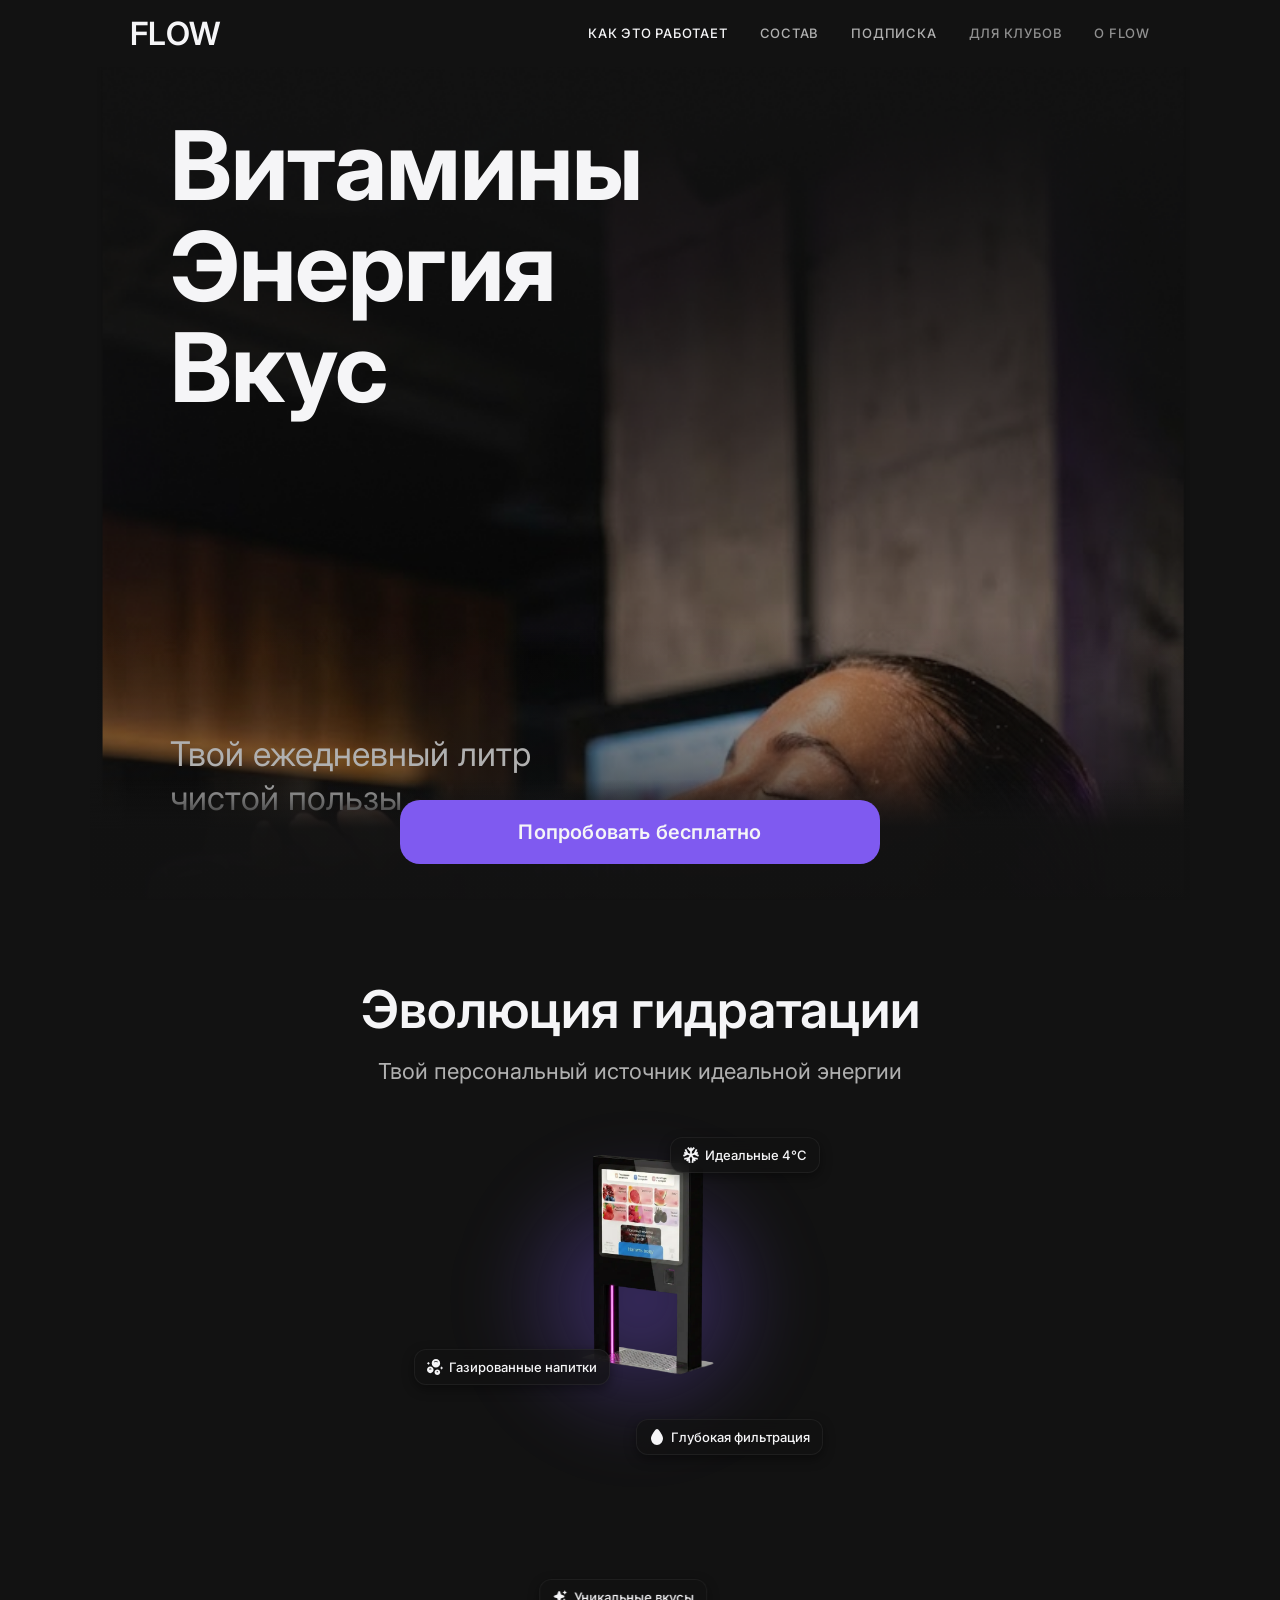
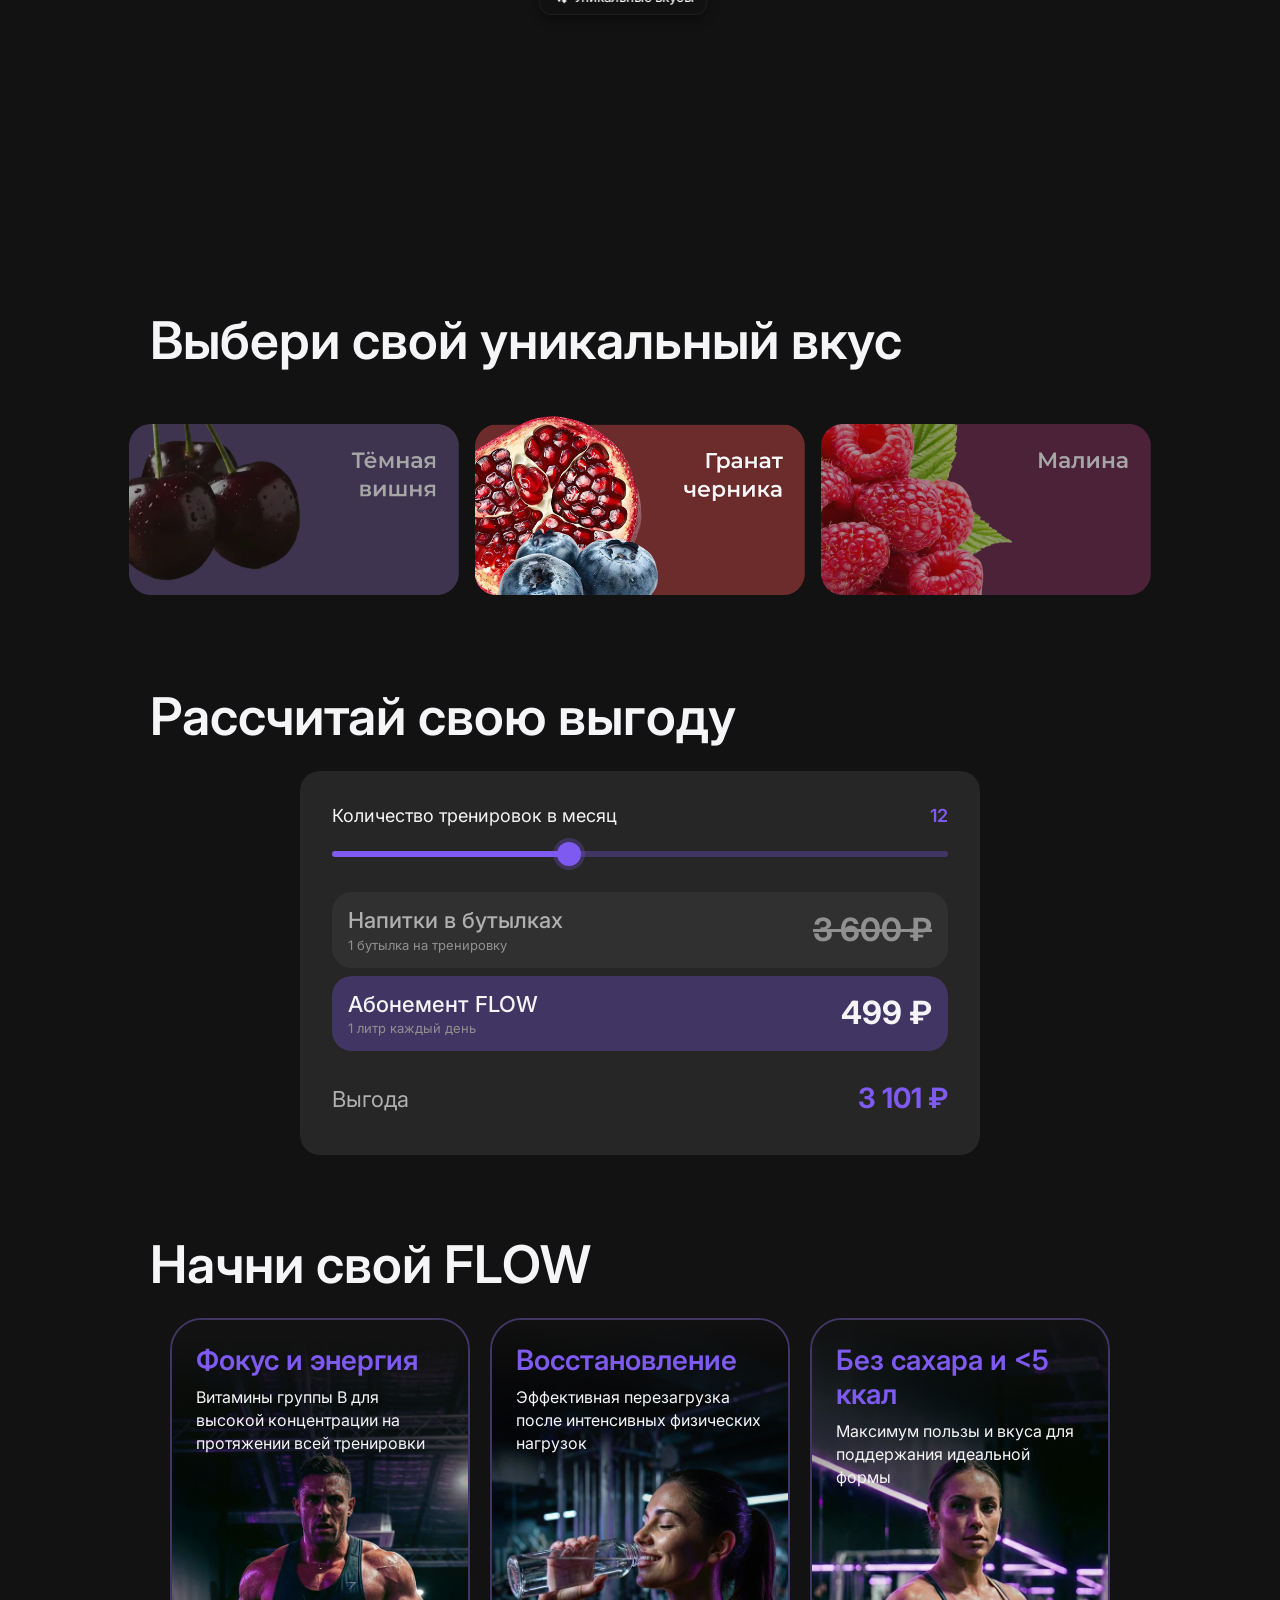
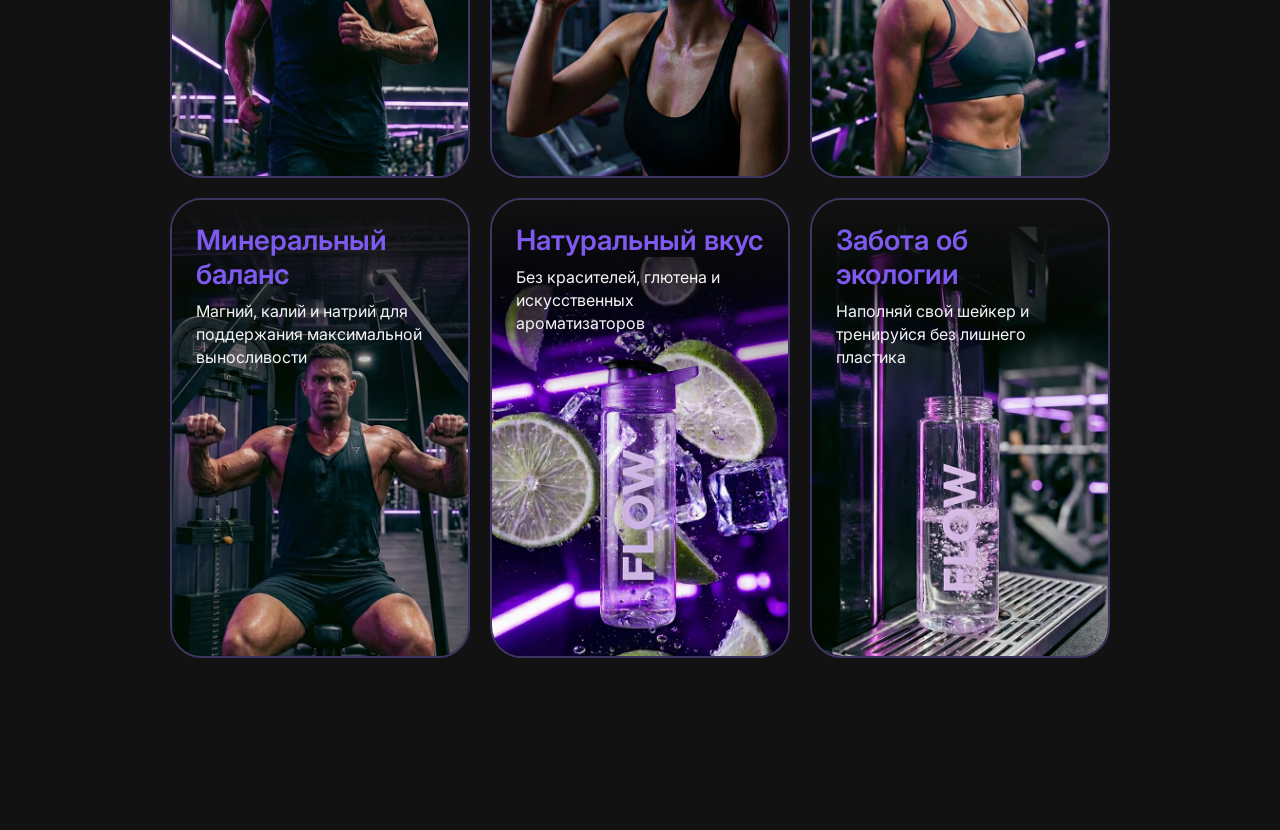
<file: sites/flow-station/index.html>
<!DOCTYPE html>
<html lang="ru">
<head>
  <meta charset="UTF-8">
  <meta name="viewport" content="width=device-width, initial-scale=1.0">
  <title>FLOW — Умные питьевые станции для фитнес-клубов</title>
  <meta name="description" content="Витаминные напитки на заказ прямо в твоём фитнес-клубе. Подписка от 499 ₽/мес.">
  <meta property="og:type" content="website">
  <meta property="og:title" content="FLOW — Умные питьевые станции для фитнес-клубов">
  <meta property="og:description" content="Витаминные напитки на заказ прямо в твоём фитнес-клубе. Подписка от 499 ₽/мес.">
  <meta name="twitter:card" content="summary_large_image">
  <link rel="preconnect" href="https://fonts.googleapis.com">
  <link rel="preconnect" href="https://fonts.gstatic.com" crossorigin>
  <link href="https://fonts.googleapis.com/css2?family=Inter:wght@400;500;600;700&family=Space+Mono:wght@400;700&display=swap" rel="stylesheet">
  <link rel="stylesheet" href="css/style.css">
</head>
<body>

  <!-- MENU OVERLAY -->
  <div class="menu" id="menu" aria-hidden="true">
    <div class="menu__header">
      <span class="menu__logo">FLOW</span>
      <button class="menu__close" id="menuClose" aria-label="Закрыть меню">
        <img src="icons/close.svg" width="24" height="24" alt="">
      </button>
    </div>
    <nav class="menu__nav">
      <a href="index.html"       class="menu__link menu__link--active">КАК ЭТО РАБОТАЕТ</a>
      <a href="sostav.html"      class="menu__link">СОСТАВ</a>
      <a href="podpiska.html"    class="menu__link">ПОДПИСКА</a>
      <a href="dlya-klubov.html" class="menu__link menu__link--muted">ДЛЯ КЛУБОВ</a>
      <a href="o-flow.html"      class="menu__link menu__link--muted">О FLOW</a>
    </nav>
  </div>

<div class="page-wrap">

  <!-- HEADER -->
  <header class="header" id="header">
    <div class="nav">
      <a href="index.html" class="nav__logo">FLOW</a>
      <nav class="nav__links" aria-label="Основная навигация">
        <a href="index.html" class="nav__link nav__link--active">КАК ЭТО РАБОТАЕТ</a>
        <a href="sostav.html" class="nav__link">СОСТАВ</a>
        <a href="podpiska.html" class="nav__link">ПОДПИСКА</a>
        <a href="dlya-klubov.html" class="nav__link nav__link--muted">ДЛЯ КЛУБОВ</a>
        <a href="o-flow.html" class="nav__link nav__link--muted">О FLOW</a>
      </nav>
      <button class="nav__burger" id="menuToggle" aria-label="Открыть меню" aria-expanded="false" aria-controls="menu">
        <img src="icons/hamburger.svg" width="24" height="24" alt="">
      </button>
    </div>
  </header>

  <main class="has-cta-bar">

    <!-- HERO -->
    <section class="hero">
      <div class="hero__media">
        <img src="images/hero-bg.png" alt="Девушка с бутылкой FLOW в зале" class="hero__img" width="402" height="870">
        <div class="hero__scrim"></div>
      </div>
      <div class="hero__body">
        <h1 class="hero__title">Витамины<br>Энергия<br>Вкус</h1>
        <p class="hero__sub">Твой ежедневный литр<br>чистой пользы</p>
      </div>
    </section>

    <!-- HYDRATION -->
    <section class="hydration fade-in">
      <h2 class="hydration__title">Эволюция гидратации</h2>
      <p class="hydration__sub">Твой персональный источник идеальной энергии</p>
      <div class="hydration__visual">
        <div class="hydration__glow"></div>
        <img src="images/station.png" alt="Станция FLOW" class="hydration__device" width="260" height="420">
        <span class="badge badge--tr">
          <img src="icons/temp.svg" width="16" height="16" alt="">
          Идеальные 4°C
        </span>
        <span class="badge badge--ml">
          <img src="icons/bubbles.svg" width="16" height="16" alt="">
          Газированные напитки
        </span>
        <span class="badge badge--mr">
          <img src="icons/drop.svg" width="16" height="16" alt="">
          Глубокая фильтрация
        </span>
        <span class="badge badge--bc">
          <img src="icons/sparkles.svg" width="16" height="16" alt="">
          Уникальные вкусы
        </span>
      </div>
    </section>

    <!-- FLAVORS -->
    <section class="flavors fade-in">
      <div class="container">
        <h2 class="section-title">Выбери свой уникальный вкус</h2>
      </div>
      <div class="flavors__scroll">
        <div class="flavors__track">
          <div class="flavor-item flavor-item--side">
            <img src="images/flavor-1.png" alt="Вкус 1" width="330" height="171">
          </div>
          <div class="flavor-item flavor-item--center">
            <img src="images/flavor-2.png" alt="Вкус 2" width="330" height="181">
          </div>
          <div class="flavor-item flavor-item--side">
            <img src="images/flavor-3.png" alt="Вкус 3" width="330" height="171">
          </div>
        </div>
      </div>
    </section>

    <!-- CALCULATOR -->
    <section class="calc-section fade-in">
      <div class="container">
        <h2 class="section-title">Рассчитай свою выгоду</h2>
        <div class="calc-card">
          <div class="calc-slider-wrap">
            <div class="calc-slider-row">
              <span class="calc-label">Количество тренировок в месяц</span>
              <span class="calc-count" id="workoutsValue">12</span>
            </div>
            <input type="range" class="calc-slider" id="workoutsSlider" min="1" max="30" value="12" aria-label="Количество тренировок в месяц">
          </div>
          <div class="calc-rows">
            <div class="calc-row calc-row--bottles">
              <div class="calc-row__meta">
                <span class="calc-row__name">Напитки в бутылках</span>
                <span class="calc-row__desc">1 бутылка на тренировку</span>
              </div>
              <div class="calc-row__price calc-row__price--old" id="bottlePrice">3&nbsp;600&nbsp;₽</div>
            </div>
            <div class="calc-row calc-row--flow">
              <div class="calc-row__meta">
                <span class="calc-row__name">Абонемент FLOW</span>
                <span class="calc-row__desc">1 литр каждый день</span>
              </div>
              <div class="calc-row__price" id="flowPrice">499&nbsp;₽</div>
            </div>
          </div>
          <div class="calc-savings">
            <span class="calc-savings__label">Выгода</span>
            <span class="calc-savings__value" id="savings">3&nbsp;101&nbsp;₽</span>
          </div>
        </div>
      </div>
    </section>

    <!-- BENEFITS CAROUSEL -->
    <section class="benefits fade-in">
      <div class="container">
        <h2 class="section-title">Начни свой FLOW</h2>
      </div>
      <div class="benefits__scroll" id="benefitsScroll">
        <div class="benefits__track">
          <article class="bcard">
            <img src="images/card-focus.png" alt="" class="bcard__bg" width="340" height="480">
            <div class="bcard__body">
              <h3 class="bcard__title">Фокус и энергия</h3>
              <p class="bcard__text">Витамины группы B для высокой концентрации на протяжении всей тренировки</p>
            </div>
          </article>
          <article class="bcard">
            <img src="images/card-recovery.png" alt="" class="bcard__bg" width="340" height="480">
            <div class="bcard__body">
              <h3 class="bcard__title">Восстановление</h3>
              <p class="bcard__text">Эффективная перезагрузка после интенсивных физических нагрузок</p>
            </div>
          </article>
          <article class="bcard">
            <img src="images/card-nosugar.png" alt="" class="bcard__bg" width="340" height="480">
            <div class="bcard__body">
              <h3 class="bcard__title">Без сахара и &lt;5 ккал</h3>
              <p class="bcard__text">Максимум пользы и вкуса для поддержания идеальной формы</p>
            </div>
          </article>
          <article class="bcard">
            <img src="images/card-minerals.png" alt="" class="bcard__bg" width="340" height="480">
            <div class="bcard__body">
              <h3 class="bcard__title">Минеральный баланс</h3>
              <p class="bcard__text">Магний, калий и натрий для поддержания максимальной выносливости</p>
            </div>
          </article>
          <article class="bcard">
            <img src="images/card-taste.png" alt="" class="bcard__bg" width="340" height="480">
            <div class="bcard__body">
              <h3 class="bcard__title">Натуральный вкус</h3>
              <p class="bcard__text">Без красителей, глютена и искусственных ароматизаторов</p>
            </div>
          </article>
          <article class="bcard">
            <img src="images/card-eco.png" alt="" class="bcard__bg" width="340" height="480">
            <div class="bcard__body">
              <h3 class="bcard__title">Забота об экологии</h3>
              <p class="bcard__text">Наполняй свой шейкер и тренируйся без лишнего пластика</p>
            </div>
          </article>
        </div>
      </div>
      <div class="dots" id="benefitsDots" role="tablist" aria-label="Карточки преимуществ">
        <button class="dot dot--active" data-index="0" aria-label="Слайд 1" role="tab" aria-selected="true"></button>
        <button class="dot" data-index="1" aria-label="Слайд 2" role="tab" aria-selected="false"></button>
        <button class="dot" data-index="2" aria-label="Слайд 3" role="tab" aria-selected="false"></button>
        <button class="dot" data-index="3" aria-label="Слайд 4" role="tab" aria-selected="false"></button>
        <button class="dot" data-index="4" aria-label="Слайд 5" role="tab" aria-selected="false"></button>
        <button class="dot" data-index="5" aria-label="Слайд 6" role="tab" aria-selected="false"></button>
      </div>
    </section>

  </main>

  <!-- CTA BAR -->
  <div class="cta-bar">
    <a href="podpiska.html" class="btn-primary">Попробовать бесплатно</a>
  </div>

</div>
<script src="js/main.js"></script>
</body>
</html>
</file>
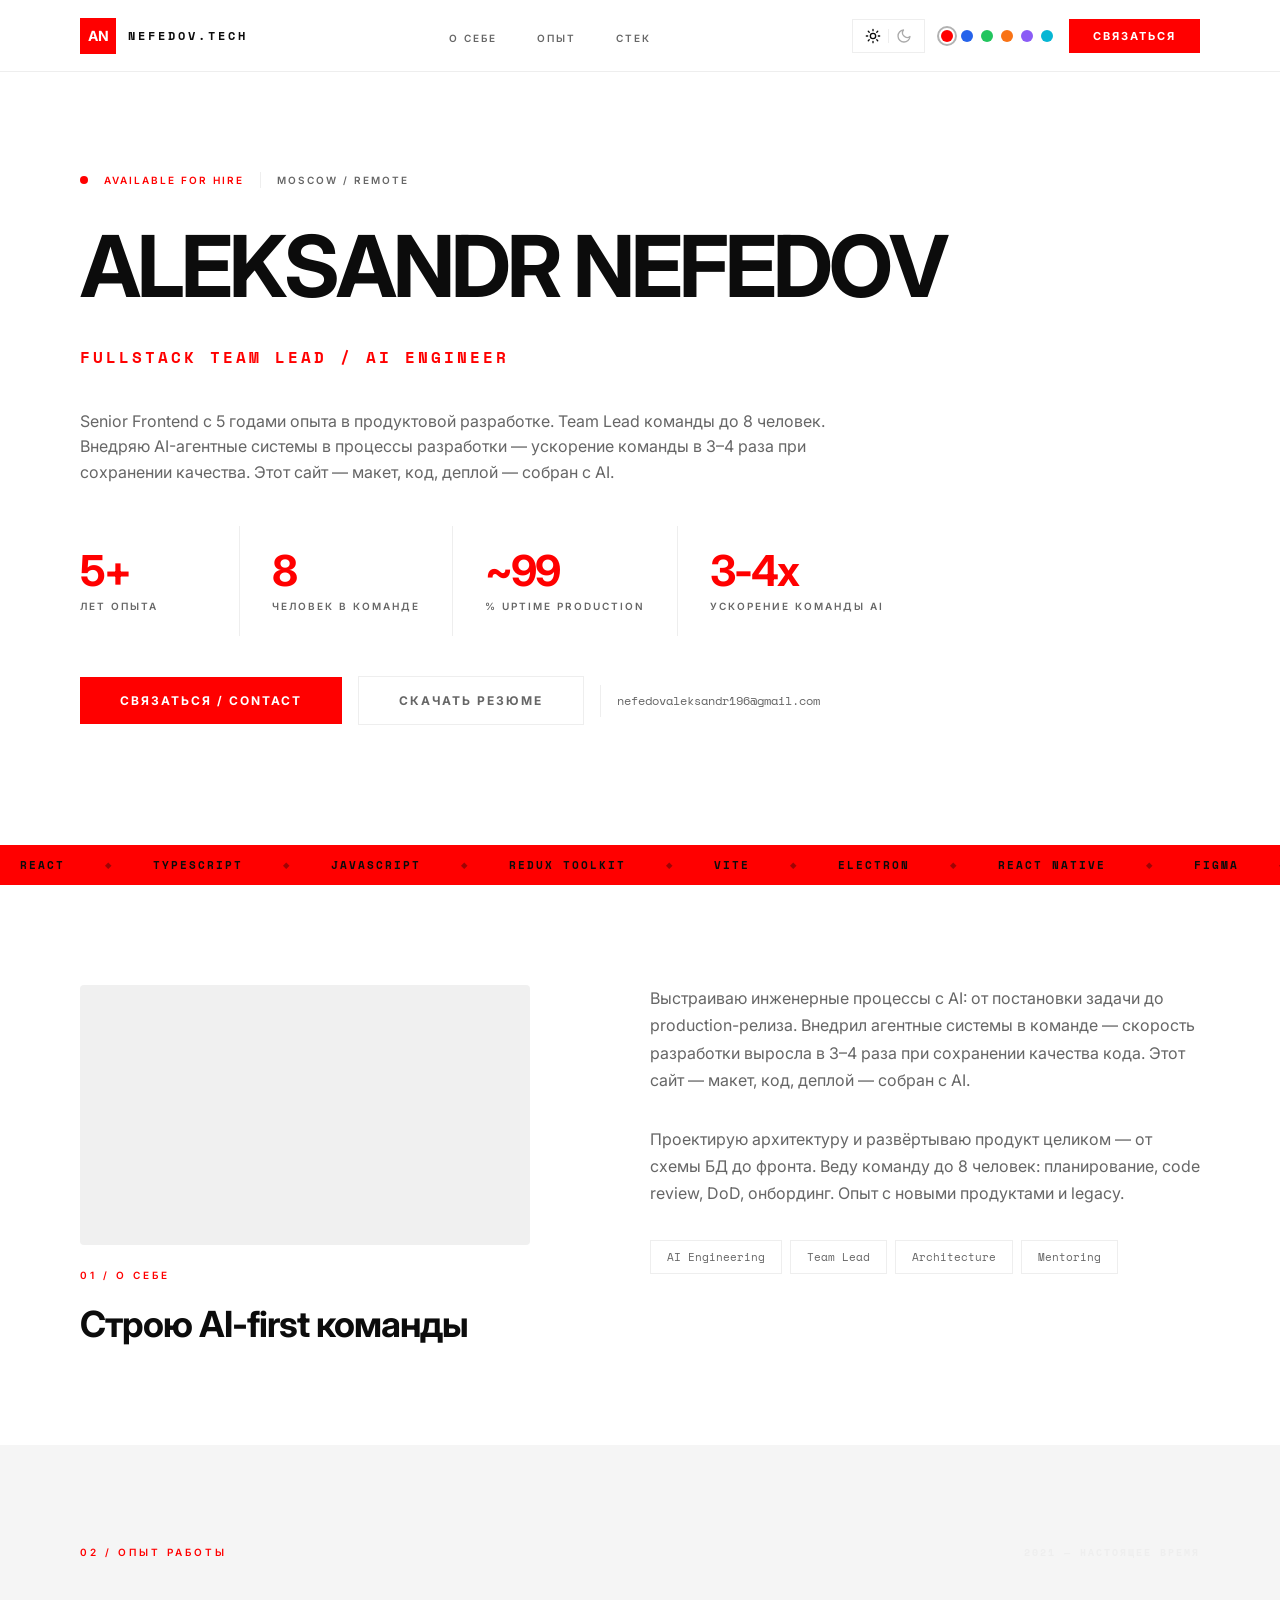
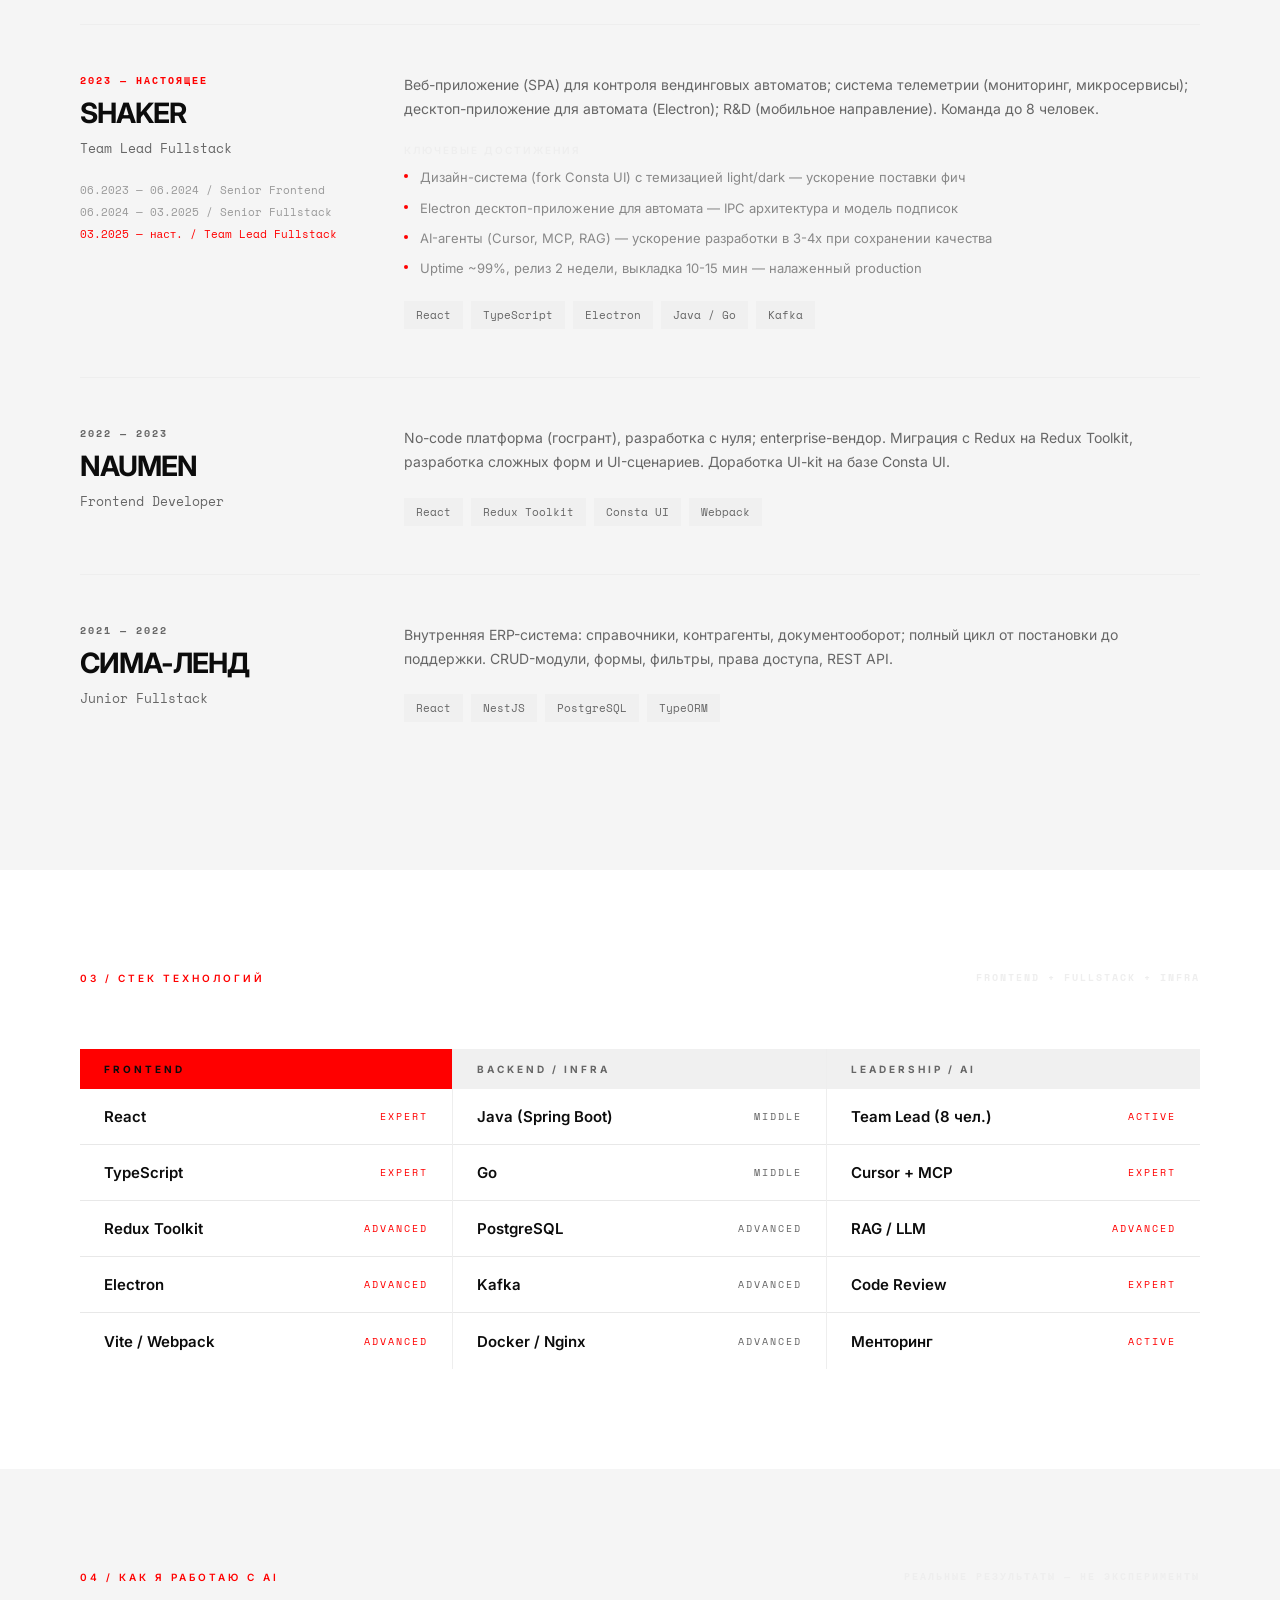
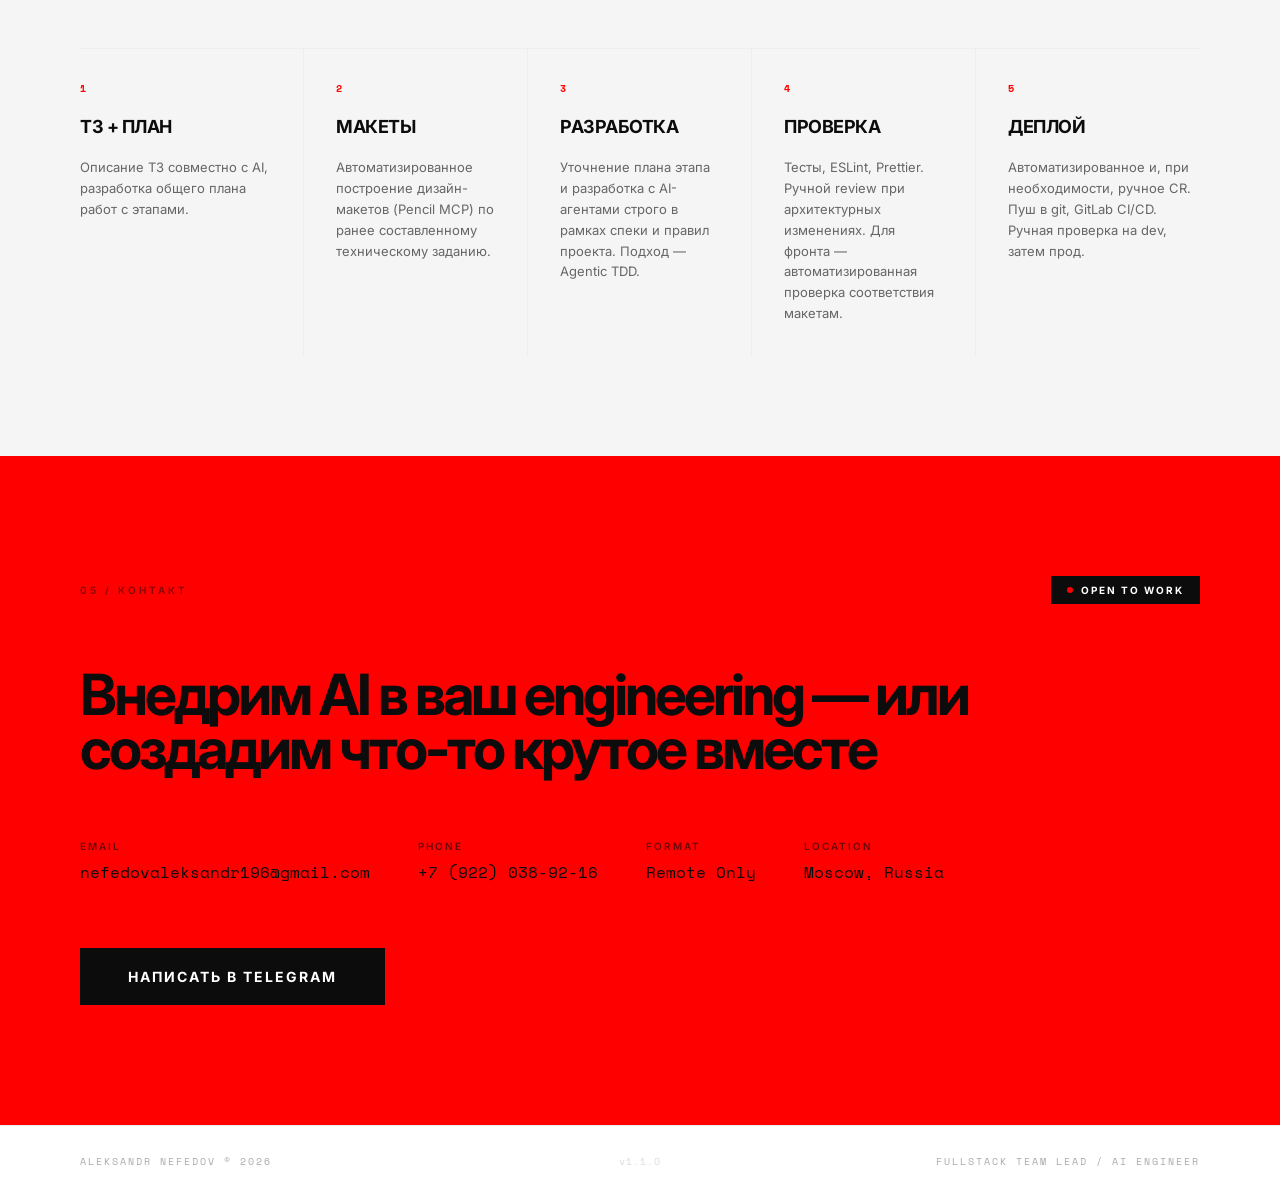
<file: sites/nefedov.tech/index.html>
<!DOCTYPE html>
<html lang="ru" data-theme="dark">

<head>
  <meta charset="UTF-8">
  <meta name="viewport" content="width=device-width, initial-scale=1.0">
  <title>Aleksandr Nefedov — Fullstack Team Lead / AI Engineer</title>
  <!-- Open Graph / Telegram preview -->
  <meta property="og:type"        content="website">
  <meta property="og:url"         content="https://nefedov.tech/">
  <meta property="og:title"       content="Aleksandr Nefedov — Fullstack Team Lead / AI Engineer">
  <meta property="og:description" content="Senior Frontend с 5 годами опыта. Team Lead команды до 8 человек. Внедряю AI-агентные системы в процессы разработки — ускорение в 3–4 раза.">
  <meta property="og:image"       content="https://nefedov.tech/og-image.png">
  <meta property="og:image:width"  content="1200">
  <meta property="og:image:height" content="630">
  <meta name="twitter:card"        content="summary_large_image">
  <meta name="twitter:title"       content="Aleksandr Nefedov — Fullstack Team Lead / AI Engineer">
  <meta name="twitter:description" content="Senior Frontend с 5 годами опыта. Team Lead команды до 8 человек. Внедряю AI-агентные системы в процессы разработки — ускорение в 3–4 раза.">
  <meta name="twitter:image"       content="https://nefedov.tech/og-image.png">

  <link rel="preconnect" href="https://fonts.googleapis.com">
  <link rel="preconnect" href="https://fonts.gstatic.com" crossorigin>
  <link
    href="https://fonts.googleapis.com/css2?family=Inter:wght@400;600;700&family=Space+Mono:wght@400;700&display=swap"
    rel="stylesheet">
  <link rel="stylesheet" href="css/style.css?v=1.1.0">

  <!-- Favicons -->
  <link rel="icon" href="favicon.ico" sizes="any">
  <link rel="icon" href="favicon.svg" type="image/svg+xml">
  <link rel="icon" type="image/png" sizes="32x32" href="favicon-32.png">
  <link rel="apple-touch-icon" sizes="180x180" href="apple-touch-icon.png">
  <link rel="manifest" href="site.webmanifest">

  <!-- Prevent FOUC: restore theme and accent before first paint -->
  <script>
    (function () {
      var storedTheme = localStorage.getItem('nefedov-theme');
      var preferred = window.matchMedia('(prefers-color-scheme: light)').matches ? 'light' : 'dark';
      document.documentElement.setAttribute('data-theme', storedTheme || preferred);

      var storedAccent = localStorage.getItem('nefedov-accent');
      if (storedAccent) {
        document.documentElement.style.setProperty('--accent', storedAccent);
      }
    })();
  </script>
</head>

<body>

  <!-- ========== NAV ========== -->
  <nav class="nav" id="nav">
    <a href="#" class="nav__logo" aria-label="На главную">
      <div class="nav__logo-box">AN</div>
      <span class="nav__logo-label">NEFEDOV.TECH</span>
    </a>

    <ul class="nav__links">
      <li><a href="#about" class="nav__link">О СЕБЕ</a></li>
      <li><a href="#experience" class="nav__link">ОПЫТ</a></li>
      <li><a href="#skills" class="nav__link">СТЕК</a></li>
    </ul>

    <div class="nav__actions">
      <!-- Theme toggle: sun | divider | moon -->
      <button class="theme-btn" id="themeToggle" aria-label="Переключить тему">
        <span class="theme-btn__icon theme-btn__sun" id="sunIcon">
          <svg xmlns="http://www.w3.org/2000/svg" width="16" height="16" viewBox="0 0 24 24" fill="none"
            stroke="currentColor" stroke-width="2" stroke-linecap="round" stroke-linejoin="round">
            <circle cx="12" cy="12" r="4"></circle>
            <path d="M12 2v2M12 20v2M4.93 4.93l1.41 1.41M17.66 17.66l1.41 1.41M2 12h2M20 12h2M4.93 19.07l1.41-1.41M17.66 6.34l1.41-1.41"></path>
          </svg>
        </span>
        <span class="theme-btn__div"></span>
        <span class="theme-btn__icon theme-btn__moon" id="moonIcon">
          <svg xmlns="http://www.w3.org/2000/svg" width="16" height="16" viewBox="0 0 24 24" fill="none"
            stroke="currentColor" stroke-width="2" stroke-linecap="round" stroke-linejoin="round">
            <path d="M21 12.79A9 9 0 1 1 11.21 3 7 7 0 0 0 21 12.79z"></path>
          </svg>
        </span>
      </button>

      <!-- Accent color palette -->
      <div class="accent-palette" id="accentPalette" aria-label="Выбрать акцентный цвет">
        <button class="accent-dot" data-color="#FF0000" style="background:#FF0000" aria-label="Красный"></button>
        <button class="accent-dot" data-color="#2563EB" style="background:#2563EB" aria-label="Синий"></button>
        <button class="accent-dot" data-color="#22C55E" style="background:#22C55E" aria-label="Зелёный"></button>
        <button class="accent-dot" data-color="#F97316" style="background:#F97316" aria-label="Оранжевый"></button>
        <button class="accent-dot" data-color="#8B5CF6" style="background:#8B5CF6" aria-label="Фиолетовый"></button>
        <button class="accent-dot" data-color="#06B6D4" style="background:#06B6D4" aria-label="Циан"></button>
      </div>

      <a href="#cta" class="nav__cta">СВЯЗАТЬСЯ</a>
    </div>

    <!-- Hamburger — mobile only -->
    <button class="nav__burger" id="navBurger" aria-label="Открыть меню">
      <svg xmlns="http://www.w3.org/2000/svg" width="24" height="24" viewBox="0 0 24 24" fill="none"
        stroke="currentColor" stroke-width="2" stroke-linecap="round" stroke-linejoin="round">
        <line x1="3" y1="6" x2="21" y2="6"></line>
        <line x1="3" y1="12" x2="21" y2="12"></line>
        <line x1="3" y1="18" x2="21" y2="18"></line>
      </svg>
    </button>
  </nav>

  <!-- ========== MOBILE MENU OVERLAY ========== -->
  <div class="mobile-menu" id="mobileMenu" aria-hidden="true">
    <!-- Mobile nav bar -->
    <div class="mobile-menu__nav">
      <div class="mobile-menu__logo">
        <div class="mobile-menu__logo-box">AN</div>
        <span class="mobile-menu__logo-label">NEFEDOV.TECH</span>
      </div>
      <button class="mobile-menu__close" id="menuClose" aria-label="Закрыть меню">
        <svg xmlns="http://www.w3.org/2000/svg" width="20" height="20" viewBox="0 0 24 24" fill="none"
          stroke="currentColor" stroke-width="2" stroke-linecap="round" stroke-linejoin="round">
          <line x1="18" y1="6" x2="6" y2="18"></line>
          <line x1="6" y1="6" x2="18" y2="18"></line>
        </svg>
      </button>
    </div>

    <!-- Menu panel -->
    <div class="mobile-menu__panel">
      <!-- Nav links -->
      <nav class="mobile-menu__links" aria-label="Навигация">
        <a href="#about" class="mobile-menu__link">
          О СЕБЕ
          <svg xmlns="http://www.w3.org/2000/svg" width="20" height="20" viewBox="0 0 24 24" fill="none"
            stroke="currentColor" stroke-width="2" stroke-linecap="round" stroke-linejoin="round">
            <path d="M5 12h14M12 5l7 7-7 7"></path>
          </svg>
        </a>
        <div class="mobile-menu__sep"></div>
        <a href="#experience" class="mobile-menu__link">
          ОПЫТ
          <svg xmlns="http://www.w3.org/2000/svg" width="20" height="20" viewBox="0 0 24 24" fill="none"
            stroke="currentColor" stroke-width="2" stroke-linecap="round" stroke-linejoin="round">
            <path d="M5 12h14M12 5l7 7-7 7"></path>
          </svg>
        </a>
        <div class="mobile-menu__sep"></div>
        <a href="#skills" class="mobile-menu__link">
          СТЕК
          <svg xmlns="http://www.w3.org/2000/svg" width="20" height="20" viewBox="0 0 24 24" fill="none"
            stroke="currentColor" stroke-width="2" stroke-linecap="round" stroke-linejoin="round">
            <path d="M5 12h14M12 5l7 7-7 7"></path>
          </svg>
        </a>
        <div class="mobile-menu__sep"></div>
        <a href="#cta" class="mobile-menu__link">
          КОНТАКТЫ
          <svg xmlns="http://www.w3.org/2000/svg" width="20" height="20" viewBox="0 0 24 24" fill="none"
            stroke="currentColor" stroke-width="2" stroke-linecap="round" stroke-linejoin="round">
            <path d="M5 12h14M12 5l7 7-7 7"></path>
          </svg>
        </a>
      </nav>

      <!-- Bottom section -->
      <div class="mobile-menu__bottom">
        <div class="mobile-menu__bottom-sep"></div>

        <!-- Theme -->
        <div>
          <div class="mobile-menu__section-label" style="margin-bottom:12px">ТЕМА</div>
          <div class="mobile-theme-btns">
            <button class="mobile-theme-btn" data-theme="light" id="mobileBtnLight">СВЕТЛАЯ</button>
            <button class="mobile-theme-btn" data-theme="dark" id="mobileBtnDark">ТЁМНАЯ</button>
          </div>
        </div>

        <!-- Accent -->
        <div>
          <div class="mobile-menu__section-label" style="margin-bottom:12px">АКЦЕНТ</div>
          <div class="mobile-accent-palette" id="mobileAccentPalette">
            <button class="accent-dot" data-color="#FF0000" style="background:#FF0000;width:16px;height:16px" aria-label="Красный"></button>
            <button class="accent-dot" data-color="#2563EB" style="background:#2563EB;width:16px;height:16px" aria-label="Синий"></button>
            <button class="accent-dot" data-color="#22C55E" style="background:#22C55E;width:16px;height:16px" aria-label="Зелёный"></button>
            <button class="accent-dot" data-color="#F97316" style="background:#F97316;width:16px;height:16px" aria-label="Оранжевый"></button>
            <button class="accent-dot" data-color="#8B5CF6" style="background:#8B5CF6;width:16px;height:16px" aria-label="Фиолетовый"></button>
            <button class="accent-dot" data-color="#06B6D4" style="background:#06B6D4;width:16px;height:16px" aria-label="Циан"></button>
          </div>
        </div>

        <!-- Telegram CTA -->
        <a href="https://t.me/asnefedov" target="_blank" rel="noopener noreferrer" class="mobile-menu__cta">
          НАПИСАТЬ В TELEGRAM
        </a>
      </div>
    </div>
  </div>

  <!-- ========== HERO ========== -->
  <section class="hero" id="hero">
    <div class="hero__top reveal-item">
      <span class="hero__status-dot"></span>
      <span class="hero__status-text">AVAILABLE FOR HIRE</span>
      <div class="hero__divider-line"></div>
      <span class="hero__location">MOSCOW / REMOTE</span>
    </div>

    <h1 class="hero__name">ALEKSANDR NEFEDOV</h1>

    <p class="hero__title reveal-item delay-2">FULLSTACK TEAM LEAD / AI ENGINEER</p>

    <p class="hero__desc reveal-item delay-3">
      Senior Frontend с 5 годами опыта в продуктовой разработке. Team Lead команды до 8 человек.
      Внедряю AI-агентные системы в процессы разработки — ускорение команды в 3–4 раза при сохранении качества.
      Этот сайт — макет, код, деплой — собран с AI.
    </p>

    <div class="hero__stats reveal-item delay-4">
      <div class="hero__stat">
        <span class="hero__stat-num" data-count="5" data-suffix="+">5+</span>
        <span class="hero__stat-label">ЛЕТ ОПЫТА</span>
      </div>
      <div class="hero__stat">
        <span class="hero__stat-num" data-count="8">8</span>
        <span class="hero__stat-label">ЧЕЛОВЕК В КОМАНДЕ</span>
      </div>
      <div class="hero__stat">
        <span class="hero__stat-num" data-count="99" data-prefix="~">~99</span>
        <span class="hero__stat-label">% UPTIME PRODUCTION</span>
      </div>
      <div class="hero__stat">
        <span class="hero__stat-num" data-static="3-4x">3-4x</span>
        <span class="hero__stat-label">УСКОРЕНИЕ КОМАНДЫ AI</span>
      </div>
    </div>

    <div class="hero__btns reveal-item delay-5">
      <a href="#cta" class="btn btn--red">СВЯЗАТЬСЯ / CONTACT</a>
      <a href="resume.pdf" download="Нефедов Александр Сергеевич.pdf" class="btn btn--outline" id="resumeBtn">СКАЧАТЬ РЕЗЮМЕ</a>
      <div class="hero__sep"></div>
      <a href="mailto:nefedovaleksandr196@gmail.com" class="hero__email">nefedovaleksandr196@gmail.com</a>
    </div>
  </section>

  <!-- ========== DIVIDER BAND ========== -->
  <div class="divider-band" aria-hidden="true">
    <div class="divider-band__track">
      <span>REACT</span>
      <span class="divider-band__sep">◆</span>
      <span>TYPESCRIPT</span>
      <span class="divider-band__sep">◆</span>
      <span>JAVASCRIPT</span>
      <span class="divider-band__sep">◆</span>
      <span>REDUX TOOLKIT</span>
      <span class="divider-band__sep">◆</span>
      <span>VITE</span>
      <span class="divider-band__sep">◆</span>
      <span>ELECTRON</span>
      <span class="divider-band__sep">◆</span>
      <span>REACT NATIVE</span>
      <span class="divider-band__sep">◆</span>
      <span>FIGMA</span>
      <span class="divider-band__sep">◆</span>
      <span>DESIGN SYSTEM</span>
      <span class="divider-band__sep">◆</span>
      <span>REST API</span>
      <span class="divider-band__sep">◆</span>
      <span>DOCKER</span>
      <span class="divider-band__sep">◆</span>
      <span>JAVA</span>
      <span class="divider-band__sep">◆</span>
      <span>GO</span>
      <span class="divider-band__sep">◆</span>
      <span>POSTGRESQL</span>
      <span class="divider-band__sep">◆</span>
      <span>TEAM LEAD</span>
      <span class="divider-band__sep">◆</span>
      <span>CODE REVIEW</span>
      <span class="divider-band__sep">◆</span>
      <span>CURSOR</span>
      <span class="divider-band__sep">◆</span>
      <span>AI TEAMS</span>
      <span class="divider-band__sep">◆</span>
      <span>MCP</span>
      <span class="divider-band__sep">◆</span>
      <!-- duplicate for seamless loop -->
      <span>REACT</span>
      <span class="divider-band__sep">◆</span>
      <span>TYPESCRIPT</span>
      <span class="divider-band__sep">◆</span>
      <span>JAVASCRIPT</span>
      <span class="divider-band__sep">◆</span>
      <span>REDUX TOOLKIT</span>
      <span class="divider-band__sep">◆</span>
      <span>VITE</span>
      <span class="divider-band__sep">◆</span>
      <span>ELECTRON</span>
      <span class="divider-band__sep">◆</span>
      <span>REACT NATIVE</span>
      <span class="divider-band__sep">◆</span>
      <span>FIGMA</span>
      <span class="divider-band__sep">◆</span>
      <span>DESIGN SYSTEM</span>
      <span class="divider-band__sep">◆</span>
      <span>REST API</span>
      <span class="divider-band__sep">◆</span>
      <span>DOCKER</span>
      <span class="divider-band__sep">◆</span>
      <span>JAVA</span>
      <span class="divider-band__sep">◆</span>
      <span>GO</span>
      <span class="divider-band__sep">◆</span>
      <span>POSTGRESQL</span>
      <span class="divider-band__sep">◆</span>
      <span>TEAM LEAD</span>
      <span class="divider-band__sep">◆</span>
      <span>CODE REVIEW</span>
      <span class="divider-band__sep">◆</span>
      <span>CURSOR</span>
      <span class="divider-band__sep">◆</span>
      <span>AI TEAMS</span>
      <span class="divider-band__sep">◆</span>
      <span>MCP</span>
      <span class="divider-band__sep">◆</span>
    </div>
  </div>

  <!-- ========== ABOUT ========== -->
  <section class="about" id="about">
    <div class="about__left scroll-reveal">
      <div class="about__photo">
        <img src="photo.png" alt="Александр Нефедов" loading="lazy">
      </div>
      <span class="section-tag">01 / О СЕБЕ</span>
      <h2 class="about__headline">Строю AI-first команды</h2>
    </div>
    <div class="about__right scroll-reveal delay-1">
      <p class="about__desc">
        Выстраиваю инженерные процессы с AI: от постановки задачи до production-релиза.
        Внедрил агентные системы в команде — скорость разработки выросла в 3–4 раза при сохранении качества кода.
        Этот сайт — макет, код, деплой — собран с AI.
      </p>
      <p class="about__desc">
        Проектирую архитектуру и развёртываю продукт целиком — от схемы БД до фронта.
        Веду команду до 8 человек: планирование, code review, DoD, онбординг.
        Опыт с новыми продуктами и legacy.
      </p>
      <div class="about__tags">
        <span class="tag">AI Engineering</span>
        <span class="tag">Team Lead</span>
        <span class="tag">Architecture</span>
        <span class="tag">Mentoring</span>
      </div>
    </div>
  </section>

  <!-- ========== EXPERIENCE ========== -->
  <section class="experience" id="experience">
    <div class="experience__header scroll-reveal">
      <span class="section-tag">02 / ОПЫТ РАБОТЫ</span>
      <span class="experience__years">2021 — НАСТОЯЩЕЕ ВРЕМЯ</span>
    </div>

    <div class="exp-grid">

      <!-- Job 1: SHAKER -->
      <div class="exp-item scroll-reveal">
        <div class="exp-item__left">
          <span class="exp-item__period exp-item__period--active">2023 — НАСТОЯЩЕЕ</span>
          <h3 class="exp-item__company">SHAKER</h3>
          <span class="exp-item__role">Team Lead Fullstack</span>
          <div class="exp-item__stages">
            <span class="exp-item__stage">06.2023 — 06.2024 / Senior Frontend</span>
            <span class="exp-item__stage">06.2024 — 03.2025 / Senior Fullstack</span>
            <span class="exp-item__stage exp-item__stage--active">03.2025 — наст. / Team Lead Fullstack</span>
          </div>
        </div>
        <div class="exp-item__right">
          <p class="exp-item__desc">
            Веб-приложение (SPA) для контроля вендинговых автоматов; система телеметрии (мониторинг, микросервисы);
            десктоп-приложение для автомата (Electron); R&amp;D (мобильное направление). Команда до 8 человек.
          </p>
          <div class="exp-item__wins">
            <span class="exp-item__wins-label">КЛЮЧЕВЫЕ ДОСТИЖЕНИЯ</span>
            <div class="exp-item__win">
              <span class="exp-item__win-dot"></span>
              <span>Дизайн-система (fork Consta UI) с темизацией light/dark — ускорение поставки фич</span>
            </div>
            <div class="exp-item__win">
              <span class="exp-item__win-dot"></span>
              <span>Electron десктоп-приложение для автомата — IPC архитектура и модель подписок</span>
            </div>
            <div class="exp-item__win">
              <span class="exp-item__win-dot"></span>
              <span>AI-агенты (Cursor, MCP, RAG) — ускорение разработки в 3-4х при сохранении качества</span>
            </div>
            <div class="exp-item__win">
              <span class="exp-item__win-dot"></span>
              <span>Uptime ~99%, релиз 2 недели, выкладка 10-15 мин — налаженный production</span>
            </div>
          </div>
          <div class="exp-item__stack">
            <span class="stack-tag">React</span>
            <span class="stack-tag">TypeScript</span>
            <span class="stack-tag">Electron</span>
            <span class="stack-tag">Java / Go</span>
            <span class="stack-tag">Kafka</span>
          </div>
        </div>
      </div>

      <!-- Job 2: NAUMEN -->
      <div class="exp-item scroll-reveal delay-1">
        <div class="exp-item__left">
          <span class="exp-item__period">2022 — 2023</span>
          <h3 class="exp-item__company">NAUMEN</h3>
          <span class="exp-item__role">Frontend Developer</span>
        </div>
        <div class="exp-item__right">
          <p class="exp-item__desc">
            No-code платформа (госгрант), разработка с нуля; enterprise-вендор.
            Миграция с Redux на Redux Toolkit, разработка сложных форм и UI-сценариев.
            Доработка UI-kit на базе Consta UI.
          </p>
          <div class="exp-item__stack">
            <span class="stack-tag">React</span>
            <span class="stack-tag">Redux Toolkit</span>
            <span class="stack-tag">Consta UI</span>
            <span class="stack-tag">Webpack</span>
          </div>
        </div>
      </div>

      <!-- Job 3: СИМА-ЛЕНД -->
      <div class="exp-item scroll-reveal delay-2">
        <div class="exp-item__left">
          <span class="exp-item__period">2021 — 2022</span>
          <h3 class="exp-item__company">СИМА-ЛЕНД</h3>
          <span class="exp-item__role">Junior Fullstack</span>
        </div>
        <div class="exp-item__right">
          <p class="exp-item__desc">
            Внутренняя ERP-система: справочники, контрагенты, документооборот;
            полный цикл от постановки до поддержки. CRUD-модули, формы, фильтры,
            права доступа, REST API.
          </p>
          <div class="exp-item__stack">
            <span class="stack-tag">React</span>
            <span class="stack-tag">NestJS</span>
            <span class="stack-tag">PostgreSQL</span>
            <span class="stack-tag">TypeORM</span>
          </div>
        </div>
      </div>

    </div>
  </section>

  <!-- ========== SKILLS ========== -->
  <section class="skills" id="skills">
    <div class="skills__header scroll-reveal">
      <span class="section-tag">03 / СТЕК ТЕХНОЛОГИЙ</span>
      <span class="skills__header-right">FRONTEND + FULLSTACK + INFRA</span>
    </div>

    <div class="skills__grid">

      <!-- Col 1: Frontend -->
      <div class="skills__col scroll-reveal">
        <div class="skills__col-hdr skills__col-hdr--featured">FRONTEND</div>
        <div class="skills__items">
          <div class="skill-item">
            <span class="skill-item__name">React</span>
            <span class="skill-item__level skill-item__level--red">EXPERT</span>
          </div>
          <div class="skill-item">
            <span class="skill-item__name">TypeScript</span>
            <span class="skill-item__level skill-item__level--red">EXPERT</span>
          </div>
          <div class="skill-item">
            <span class="skill-item__name">Redux Toolkit</span>
            <span class="skill-item__level skill-item__level--red">ADVANCED</span>
          </div>
          <div class="skill-item">
            <span class="skill-item__name">Electron</span>
            <span class="skill-item__level skill-item__level--red">ADVANCED</span>
          </div>
          <div class="skill-item skill-item--last">
            <span class="skill-item__name">Vite / Webpack</span>
            <span class="skill-item__level skill-item__level--red">ADVANCED</span>
          </div>
        </div>
      </div>

      <!-- Col 2: Backend/Infra -->
      <div class="skills__col scroll-reveal delay-1">
        <div class="skills__col-hdr">BACKEND / INFRA</div>
        <div class="skills__items">
          <div class="skill-item">
            <span class="skill-item__name">Java (Spring Boot)</span>
            <span class="skill-item__level">MIDDLE</span>
          </div>
          <div class="skill-item">
            <span class="skill-item__name">Go</span>
            <span class="skill-item__level">MIDDLE</span>
          </div>
          <div class="skill-item">
            <span class="skill-item__name">PostgreSQL</span>
            <span class="skill-item__level">ADVANCED</span>
          </div>
          <div class="skill-item">
            <span class="skill-item__name">Kafka</span>
            <span class="skill-item__level">ADVANCED</span>
          </div>
          <div class="skill-item skill-item--last">
            <span class="skill-item__name">Docker / Nginx</span>
            <span class="skill-item__level">ADVANCED</span>
          </div>
        </div>
      </div>

      <!-- Col 3: Leadership/AI -->
      <div class="skills__col scroll-reveal delay-2">
        <div class="skills__col-hdr">LEADERSHIP / AI</div>
        <div class="skills__items">
          <div class="skill-item">
            <span class="skill-item__name">Team Lead (8 чел.)</span>
            <span class="skill-item__level skill-item__level--red">ACTIVE</span>
          </div>
          <div class="skill-item">
            <span class="skill-item__name">Cursor + MCP</span>
            <span class="skill-item__level skill-item__level--red">EXPERT</span>
          </div>
          <div class="skill-item">
            <span class="skill-item__name">RAG / LLM</span>
            <span class="skill-item__level skill-item__level--red">ADVANCED</span>
          </div>
          <div class="skill-item">
            <span class="skill-item__name">Code Review</span>
            <span class="skill-item__level skill-item__level--red">EXPERT</span>
          </div>
          <div class="skill-item skill-item--last">
            <span class="skill-item__name">Менторинг</span>
            <span class="skill-item__level skill-item__level--red">ACTIVE</span>
          </div>
        </div>
      </div>

    </div>
  </section>

  <!-- ========== AI WORKFLOW — 04 ========== -->
  <section class="ai-section" id="ai">
    <div class="ai-section__header scroll-reveal">
      <span class="section-tag">04 / КАК Я РАБОТАЮ С AI</span>
      <span class="ai-section__header-right">РЕАЛЬНЫЕ РЕЗУЛЬТАТЫ — НЕ ЭКСПЕРИМЕНТЫ</span>
    </div>

    <div class="ai-grid">

      <div class="ai-cell scroll-reveal">
        <span class="ai-cell__num">1</span>
        <span class="ai-cell__title">ТЗ + ПЛАН</span>
        <p class="ai-cell__desc">Описание ТЗ совместно с AI, разработка общего плана работ с этапами.</p>
      </div>

      <div class="ai-cell scroll-reveal delay-1">
        <span class="ai-cell__num">2</span>
        <span class="ai-cell__title">МАКЕТЫ</span>
        <p class="ai-cell__desc">Автоматизированное построение дизайн-макетов (Pencil MCP) по ранее составленному техническому заданию.</p>
      </div>

      <div class="ai-cell scroll-reveal delay-2">
        <span class="ai-cell__num">3</span>
        <span class="ai-cell__title">РАЗРАБОТКА</span>
        <p class="ai-cell__desc">Уточнение плана этапа и разработка с AI-агентами строго в рамках спеки и правил проекта. Подход — Agentic TDD.</p>
      </div>

      <div class="ai-cell scroll-reveal delay-3">
        <span class="ai-cell__num">4</span>
        <span class="ai-cell__title">ПРОВЕРКА</span>
        <p class="ai-cell__desc">Тесты, ESLint, Prettier. Ручной review при архитектурных изменениях. Для фронта — автоматизированная проверка соответствия макетам.</p>
      </div>

      <div class="ai-cell scroll-reveal" style="--reveal-delay: 0.32s">
        <span class="ai-cell__num">5</span>
        <span class="ai-cell__title">ДЕПЛОЙ</span>
        <p class="ai-cell__desc">Автоматизированное и, при необходимости, ручное CR. Пуш в git, GitLab CI/CD. Ручная проверка на dev, затем прод.</p>
      </div>

    </div>
  </section>

  <!-- ========== CTA ========== -->
  <section class="cta" id="cta">
    <div class="cta__top scroll-reveal">
      <span class="cta__tag">05 / КОНТАКТ</span>
      <div class="cta__badge">
        <span class="cta__badge-dot"></span>
        <span>OPEN TO WORK</span>
      </div>
    </div>

    <h2 class="cta__headline scroll-reveal delay-1">Внедрим AI в ваш engineering — или создадим что-то крутое вместе</h2>

    <div class="cta__contacts scroll-reveal delay-2">
      <div class="cta__contact">
        <span class="cta__contact-label">EMAIL</span>
        <a href="mailto:nefedovaleksandr196@gmail.com" class="cta__contact-value">nefedovaleksandr196@gmail.com</a>
      </div>
      <div class="cta__contact">
        <span class="cta__contact-label">PHONE</span>
        <a href="tel:+79220389216" class="cta__contact-value">+7 (922) 038-92-16</a>
      </div>
      <div class="cta__contact">
        <span class="cta__contact-label">FORMAT</span>
        <span class="cta__contact-value">Remote Only</span>
      </div>
      <div class="cta__contact">
        <span class="cta__contact-label">LOCATION</span>
        <span class="cta__contact-value">Moscow, Russia</span>
      </div>
    </div>

    <a href="https://t.me/asnefedov" target="_blank" rel="noopener noreferrer"
      class="btn btn--dark cta__btn scroll-reveal delay-3" id="telegramBtn">
      НАПИСАТЬ В TELEGRAM
    </a>
  </section>

  <!-- ========== FOOTER ========== -->
  <footer class="footer">
    <span class="footer__left">ALEKSANDR NEFEDOV © 2026</span>
    <span class="footer__right">FULLSTACK TEAM LEAD / AI ENGINEER</span>
    <span class="footer__version">v1.1.0</span>
  </footer>

  <script src="js/main.js?v=1.1.0"></script>
</body>

</html>
</file>
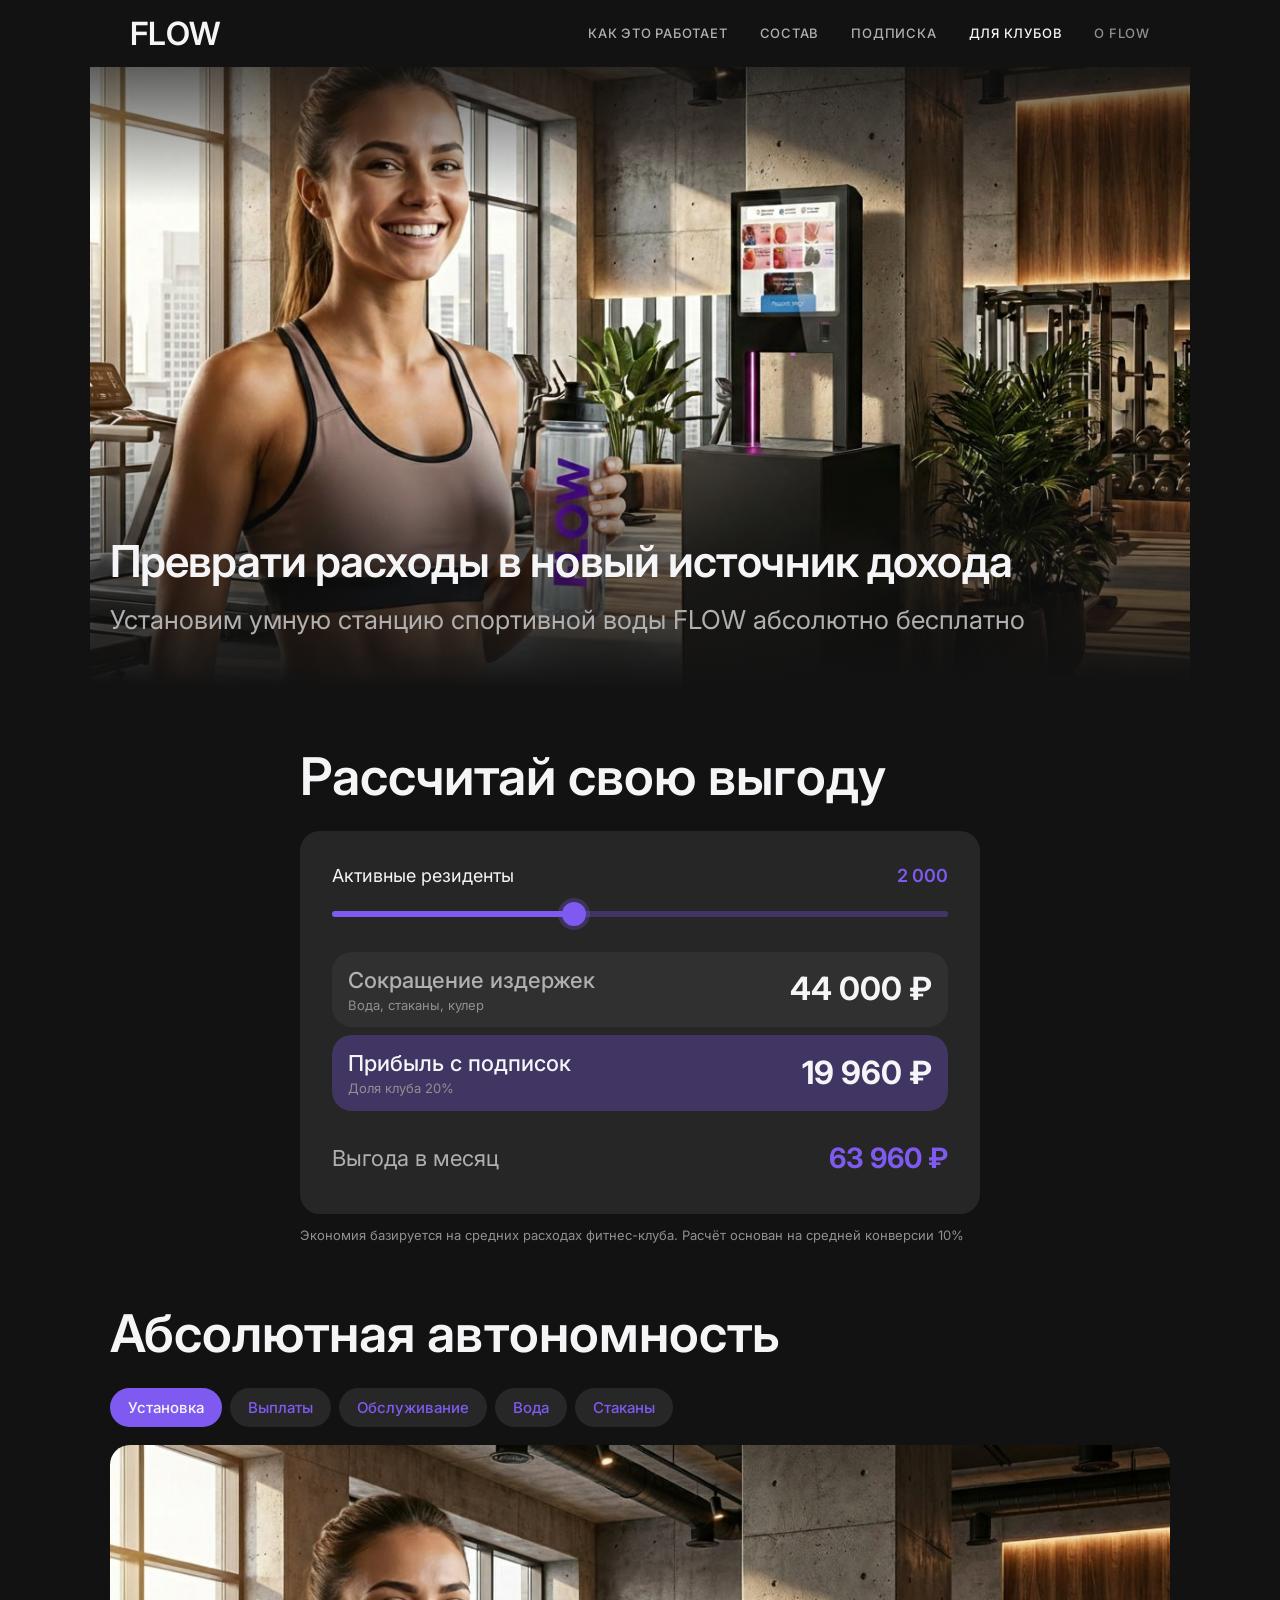
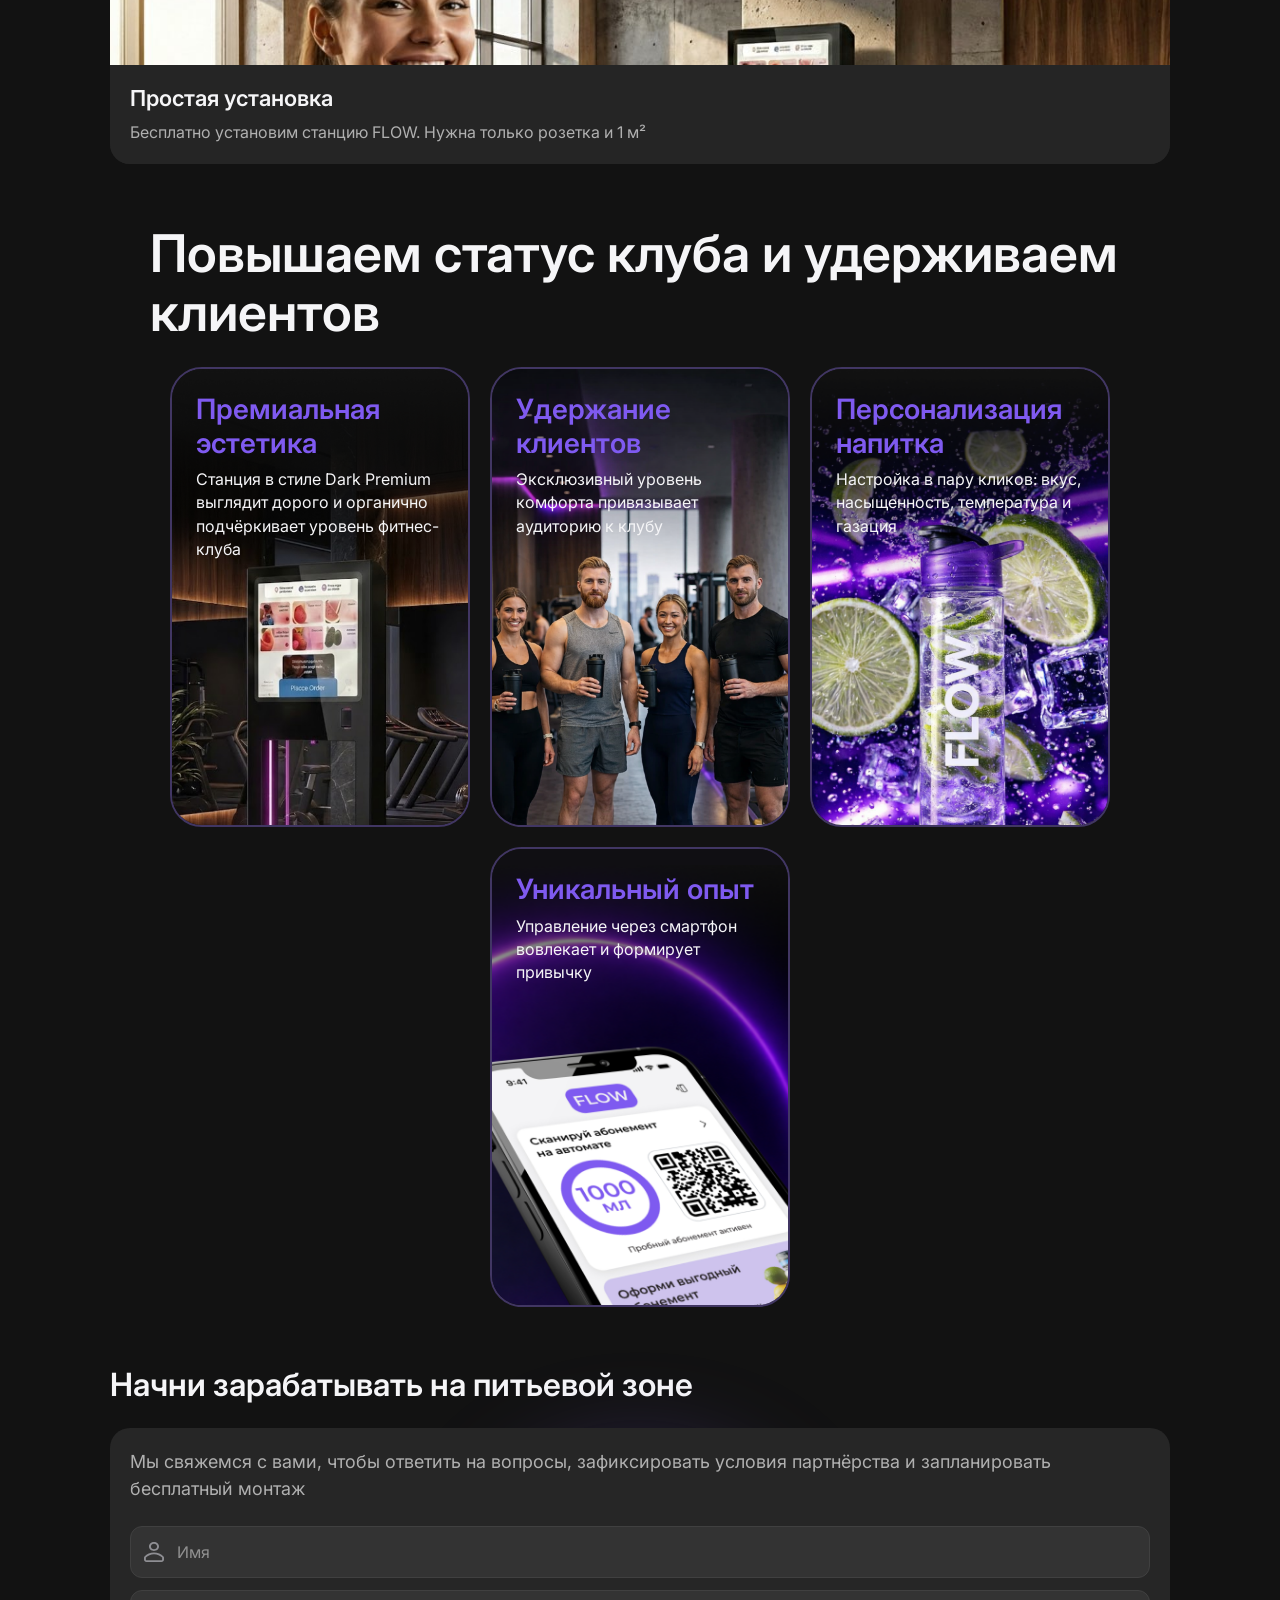
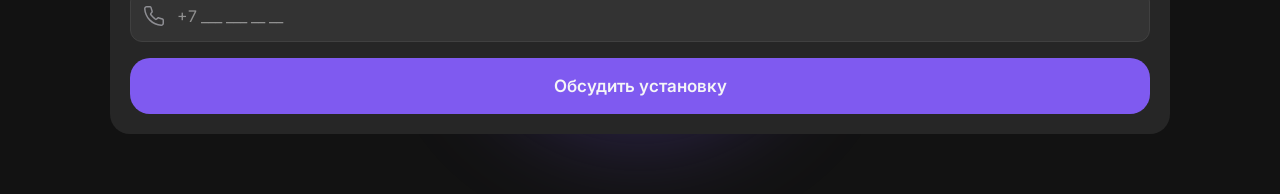
<file: sites/flow-station/dlya-klubov.html>
<!DOCTYPE html>
<html lang="ru">
<head>
  <meta charset="UTF-8">
  <meta name="viewport" content="width=device-width, initial-scale=1.0">
  <title>FLOW — Для фитнес-клубов</title>
  <meta name="description" content="Установим умную станцию спортивной воды FLOW бесплатно. Зарабатывайте на питьевой зоне.">
  <link rel="preconnect" href="https://fonts.googleapis.com">
  <link rel="preconnect" href="https://fonts.gstatic.com" crossorigin>
  <link href="https://fonts.googleapis.com/css2?family=Inter:wght@400;500;600;700&family=Space+Mono:wght@400;700&display=swap" rel="stylesheet">
  <link rel="stylesheet" href="css/style.css">
</head>
<body>

  <!-- MENU OVERLAY -->
  <div class="menu" id="menu" aria-hidden="true">
    <div class="menu__header">
      <span class="menu__logo">FLOW</span>
      <button class="menu__close" id="menuClose" aria-label="Закрыть меню">
        <img src="icons/close.svg" width="24" height="24" alt="">
      </button>
    </div>
    <nav class="menu__nav">
      <a href="index.html"       class="menu__link">КАК ЭТО РАБОТАЕТ</a>
      <a href="sostav.html"      class="menu__link">СОСТАВ</a>
      <a href="podpiska.html"    class="menu__link">ПОДПИСКА</a>
      <a href="dlya-klubov.html" class="menu__link menu__link--active">ДЛЯ КЛУБОВ</a>
      <a href="o-flow.html"      class="menu__link menu__link--muted">О FLOW</a>
    </nav>
  </div>

<div class="page-wrap">

  <!-- HEADER -->
  <header class="header" id="header">
    <div class="nav">
      <a href="index.html" class="nav__logo">FLOW</a>
      <nav class="nav__links" aria-label="Основная навигация">
        <a href="index.html" class="nav__link">КАК ЭТО РАБОТАЕТ</a>
        <a href="sostav.html" class="nav__link">СОСТАВ</a>
        <a href="podpiska.html" class="nav__link">ПОДПИСКА</a>
        <a href="dlya-klubov.html" class="nav__link nav__link--active">ДЛЯ КЛУБОВ</a>
        <a href="o-flow.html" class="nav__link nav__link--muted">О FLOW</a>
      </nav>
      <button class="nav__burger" id="menuToggle" aria-label="Открыть меню" aria-expanded="false" aria-controls="menu">
        <img src="icons/hamburger.svg" width="24" height="24" alt="">
      </button>
    </div>
  </header>

  <main>

    <!-- CLUBS HERO -->
    <section class="clubs-hero">
      <img src="images/clubs-hero.png" alt="Фитнес-клуб с FLOW станцией" class="clubs-hero__img" width="402" height="687">
      <div class="clubs-hero__overlay"></div>
      <div class="clubs-hero__body">
        <h1 class="clubs-hero__title">Преврати расходы в новый источник дохода</h1>
        <p class="clubs-hero__sub">Установим умную станцию спортивной воды FLOW абсолютно бесплатно</p>
      </div>
    </section>

    <!-- CALCULATOR FOR CLUBS -->
    <section class="clubs-calc fade-in">
      <h2 class="section-title">Рассчитай свою выгоду</h2>
      <div class="calc-card">
        <div class="calc-slider-wrap">
          <div class="calc-slider-row">
            <span class="calc-label">Активные резиденты</span>
            <span class="calc-count" id="residentsValue">2&nbsp;000</span>
          </div>
          <input type="range" class="calc-slider" id="residentsSlider" min="100" max="5000" value="2000" step="100" aria-label="Активные резиденты клуба">
        </div>
        <div class="calc-rows">
          <div class="calc-row calc-row--bottles">
            <div class="calc-row__meta">
              <span class="calc-row__name">Сокращение издержек</span>
              <span class="calc-row__desc">Вода, стаканы, кулер</span>
            </div>
            <div class="calc-row__price" id="clubSavings">44&nbsp;000&nbsp;₽</div>
          </div>
          <div class="calc-row calc-row--flow">
            <div class="calc-row__meta">
              <span class="calc-row__name">Прибыль с подписок</span>
              <span class="calc-row__desc">Доля клуба 20%</span>
            </div>
            <div class="calc-row__price" id="clubProfit">19&nbsp;960&nbsp;₽</div>
          </div>
        </div>
        <div class="calc-savings">
          <span class="calc-savings__label">Выгода в месяц</span>
          <span class="calc-savings__value" id="clubTotal">63&nbsp;960&nbsp;₽</span>
        </div>
      </div>
      <p class="clubs-calc__note">Экономия базируется на средних расходах фитнес-клуба. Расчёт основан на средней конверсии 10%</p>
    </section>

    <!-- AUTONOMY (chips + card) -->
    <section class="autonomy fade-in">
      <h2 class="section-title">Абсолютная автономность</h2>

      <div
        class="chips"
        data-chips="autonomyCard"
        role="group"
        aria-label="Категории автономности"
      >
        <button
          class="chip chip--active"
          data-value="install"
          data-title="Простая установка"
          data-text="Бесплатно установим станцию FLOW. Нужна только розетка и 1 м²"
          data-img="images/clubs-hero.png"
        >Установка</button>
        <button
          class="chip"
          data-value="payments"
          data-title="Ежемесячные выплаты"
          data-text="Получайте 20% с каждой подписки клиентов автоматически"
          data-img="images/clubs-hero.png"
        >Выплаты</button>
        <button
          class="chip"
          data-value="service"
          data-title="Полное обслуживание"
          data-text="Мы берём на себя всё: заправку, чистку, техническое обслуживание"
          data-img="images/clubs-hero.png"
        >Обслуживание</button>
        <button
          class="chip"
          data-value="water"
          data-title="Фильтрованная вода"
          data-text="Система фильтрации встроена в станцию, вам не нужно закупать воду"
          data-img="images/clubs-hero.png"
        >Вода</button>
        <button
          class="chip"
          data-value="cups"
          data-title="Без стаканов"
          data-text="Клиенты используют свои шейкеры и бутылки, экономя на расходниках"
          data-img="images/clubs-hero.png"
        >Стаканы</button>
      </div>

      <div class="autonomy__card" id="autonomyCard">
        <img src="images/clubs-hero.png" alt="Станция FLOW в клубе" class="autonomy__img" width="362" height="220" data-chip-img>
        <div class="autonomy__info">
          <h3 class="autonomy__info-title" data-chip-title>Простая установка</h3>
          <p class="autonomy__info-text" data-chip-text>Бесплатно установим станцию FLOW. Нужна только розетка и 1 м²</p>
        </div>
      </div>
    </section>

    <!-- CLUBS CARDS CAROUSEL -->
    <section class="clubs-cards fade-in">
      <div class="container">
        <h2 class="section-title">Повышаем статус клуба и удерживаем клиентов</h2>
      </div>
      <div class="benefits__scroll" id="clubsScroll" style="margin-top:24px">
        <div class="benefits__track">
          <article class="bcard">
            <img src="images/club-card-1.png" alt="" class="bcard__bg" width="340" height="480">
            <div class="bcard__body">
              <h3 class="bcard__title">Премиальная эстетика</h3>
              <p class="bcard__text">Станция в стиле Dark Premium выглядит дорого и органично подчёркивает уровень фитнес-клуба</p>
            </div>
          </article>
          <article class="bcard">
            <img src="images/club-card-2.png" alt="" class="bcard__bg" width="340" height="480">
            <div class="bcard__body">
              <h3 class="bcard__title">Удержание клиентов</h3>
              <p class="bcard__text">Эксклюзивный уровень комфорта привязывает аудиторию к клубу</p>
            </div>
          </article>
          <article class="bcard">
            <img src="images/club-card-3.png" alt="" class="bcard__bg" width="340" height="480">
            <div class="bcard__body">
              <h3 class="bcard__title">Персонализация напитка</h3>
              <p class="bcard__text">Настройка в пару кликов: вкус, насыщенность, температура и газация</p>
            </div>
          </article>
          <article class="bcard">
            <img src="images/club-card-4.png" alt="" class="bcard__bg" width="340" height="480">
            <div class="bcard__body">
              <h3 class="bcard__title">Уникальный опыт</h3>
              <p class="bcard__text">Управление через смартфон вовлекает и формирует привычку</p>
            </div>
          </article>
        </div>
      </div>
      <div class="dots" id="clubsDots" role="tablist" aria-label="Карточки преимуществ клубов">
        <button class="dot dot--active" data-index="0" role="tab" aria-label="Слайд 1" aria-selected="true"></button>
        <button class="dot" data-index="1" role="tab" aria-label="Слайд 2" aria-selected="false"></button>
        <button class="dot" data-index="2" role="tab" aria-label="Слайд 3" aria-selected="false"></button>
        <button class="dot" data-index="3" role="tab" aria-label="Слайд 4" aria-selected="false"></button>
      </div>
    </section>

    <!-- CONTACT FORM -->
    <section class="clubs-contact fade-in">
      <div class="glow-blob" style="bottom: 60px; left: 50%; -webkit-transform: translateX(-50%); transform: translateX(-50%);"></div>
      <h2 class="clubs-contact__title">Начни зарабатывать на питьевой зоне</h2>
      <div class="clubs-contact__card">
        <p class="clubs-contact__desc">
          Мы свяжемся с вами, чтобы ответить на вопросы, зафиксировать условия партнёрства и запланировать бесплатный монтаж
        </p>
        <form class="form" onsubmit="return false">
          <div class="form-field">
            <img src="icons/user.svg" class="form-field__icon" width="20" height="20" alt="">
            <input type="text" placeholder="Имя" autocomplete="name">
          </div>
          <div class="form-field">
            <img src="icons/phone.svg" class="form-field__icon" width="20" height="20" alt="">
            <input type="tel" placeholder="+7 ___ ___ __ __" autocomplete="tel">
          </div>
          <button type="submit" class="form__submit">Обсудить установку</button>
        </form>
      </div>
    </section>

  </main>

</div>
<script src="js/main.js"></script>
</body>
</html>
</file>
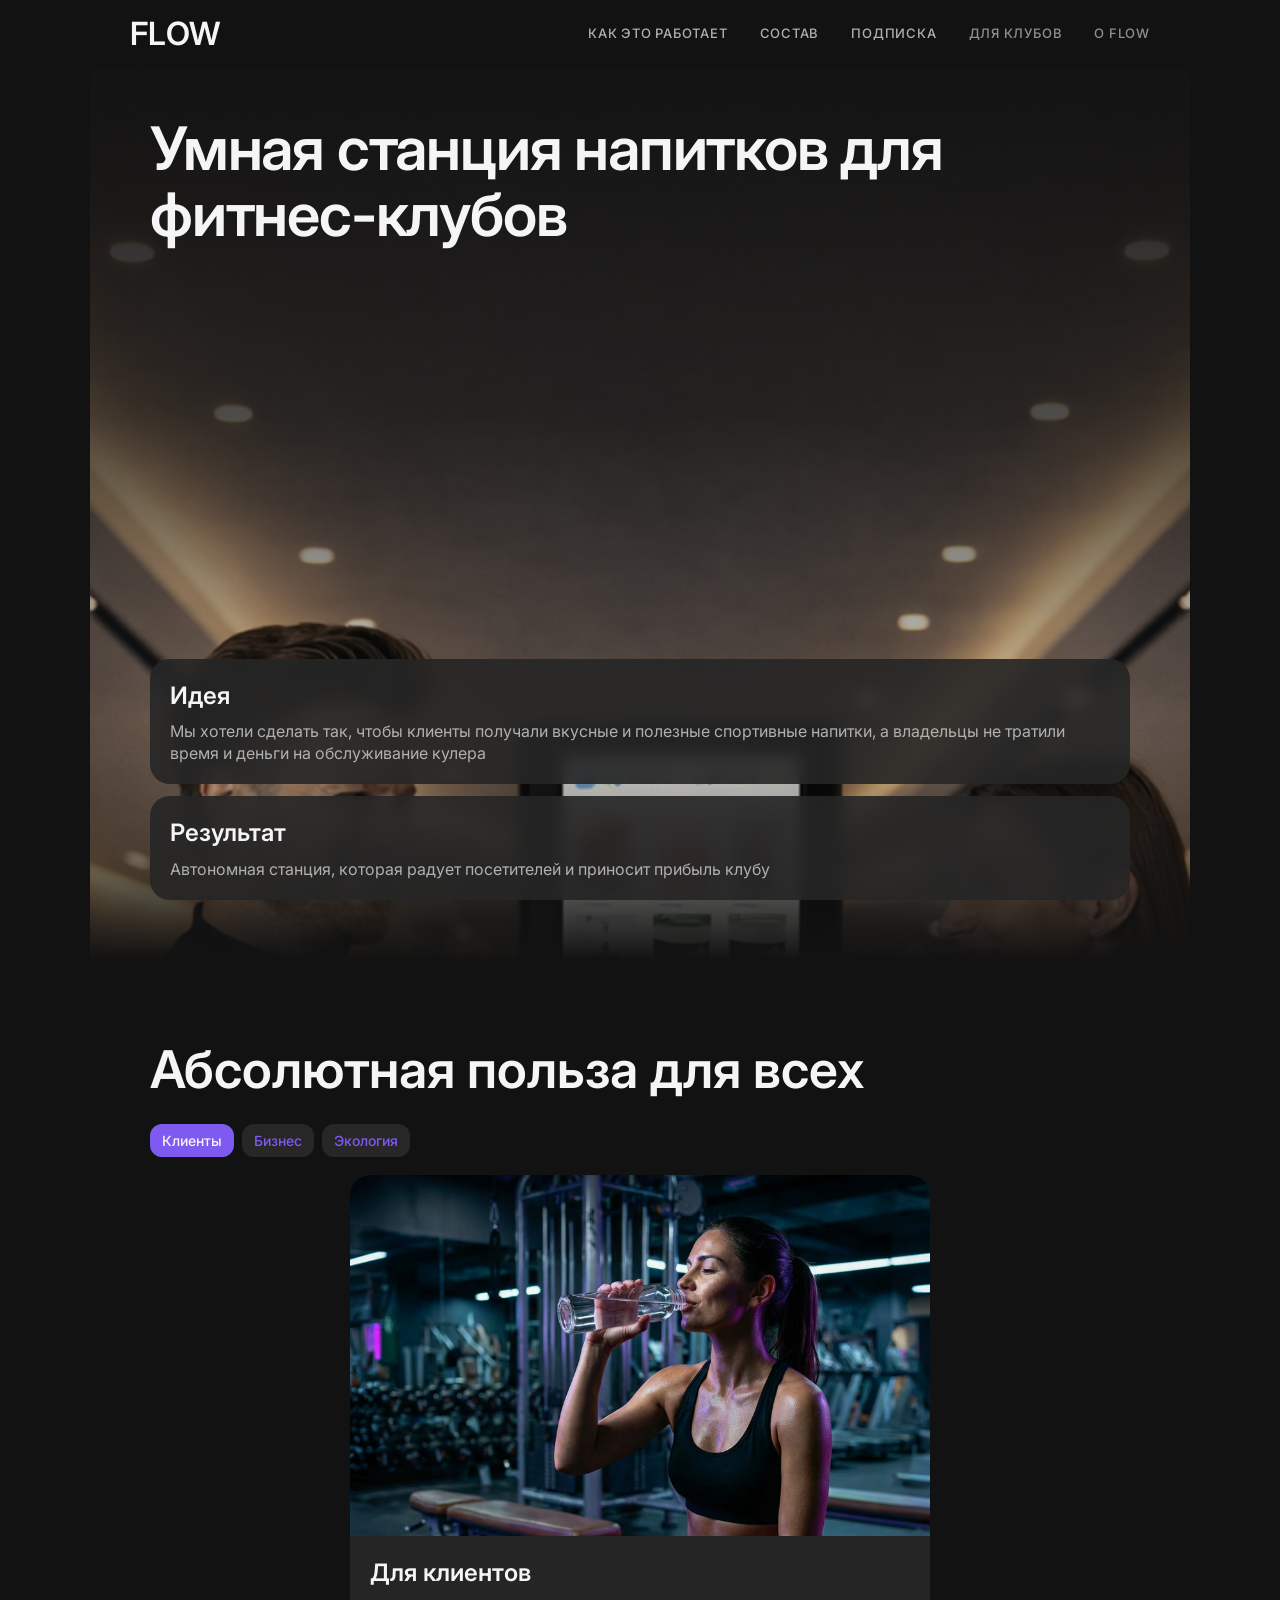
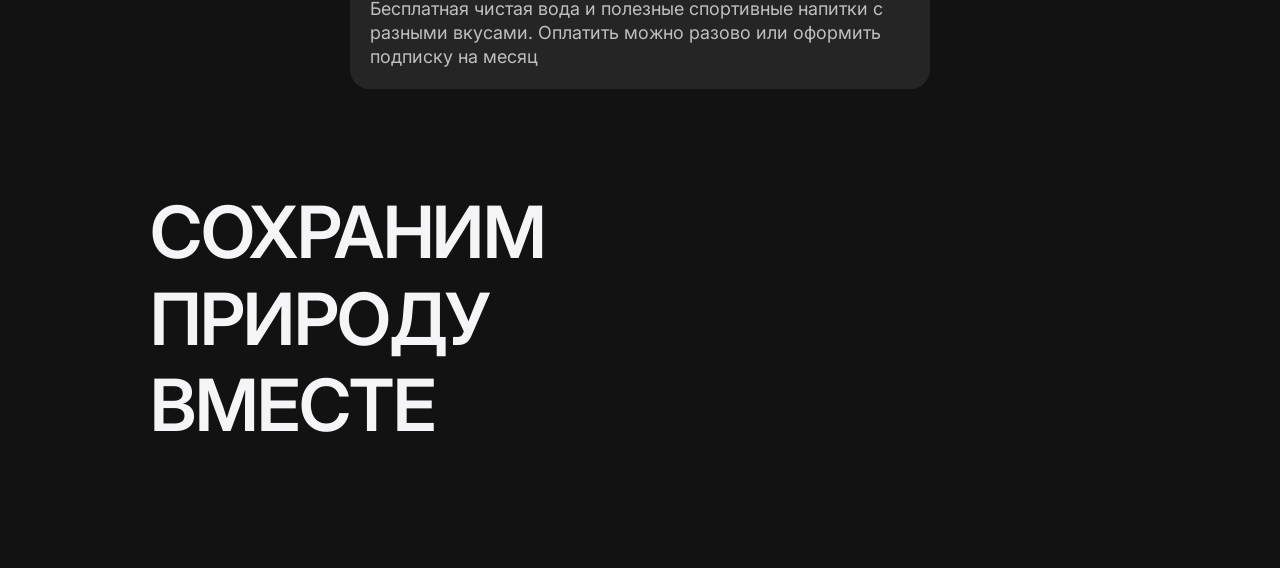
<file: sites/flow-station/o-flow.html>
<!DOCTYPE html>
<html lang="ru">
<head>
  <meta charset="UTF-8">
  <meta name="viewport" content="width=device-width, initial-scale=1.0">
  <title>FLOW — О нас</title>
  <meta name="description" content="Умная станция напитков для фитнес-клубов. Идея, результат и польза для всех.">
  <link rel="preconnect" href="https://fonts.googleapis.com">
  <link rel="preconnect" href="https://fonts.gstatic.com" crossorigin>
  <link href="https://fonts.googleapis.com/css2?family=Inter:wght@400;500;600;700&family=Space+Mono:wght@400;700&display=swap" rel="stylesheet">
  <link rel="stylesheet" href="css/style.css">
</head>
<body>

  <!-- MENU OVERLAY -->
  <div class="menu" id="menu" aria-hidden="true">
    <div class="menu__header">
      <span class="menu__logo">FLOW</span>
      <button class="menu__close" id="menuClose" aria-label="Закрыть меню">
        <img src="icons/close.svg" width="24" height="24" alt="">
      </button>
    </div>
    <nav class="menu__nav">
      <a href="index.html"       class="menu__link">КАК ЭТО РАБОТАЕТ</a>
      <a href="sostav.html"      class="menu__link">СОСТАВ</a>
      <a href="podpiska.html"    class="menu__link">ПОДПИСКА</a>
      <a href="dlya-klubov.html" class="menu__link menu__link--muted">ДЛЯ КЛУБОВ</a>
      <a href="o-flow.html"      class="menu__link menu__link--active">О FLOW</a>
    </nav>
  </div>

<div class="page-wrap">

  <!-- HEADER -->
  <header class="header" id="header">
    <div class="nav">
      <a href="index.html" class="nav__logo">FLOW</a>
      <nav class="nav__links" aria-label="Основная навигация">
        <a href="index.html" class="nav__link">КАК ЭТО РАБОТАЕТ</a>
        <a href="sostav.html" class="nav__link">СОСТАВ</a>
        <a href="podpiska.html" class="nav__link">ПОДПИСКА</a>
        <a href="dlya-klubov.html" class="nav__link nav__link--muted">ДЛЯ КЛУБОВ</a>
        <a href="o-flow.html" class="nav__link nav__link--muted nav__link--active">О FLOW</a>
      </nav>
      <button class="nav__burger" id="menuToggle" aria-label="Открыть меню" aria-expanded="false" aria-controls="menu">
        <img src="icons/hamburger.svg" width="24" height="24" alt="">
      </button>
    </div>
  </header>

  <main>

    <!-- ABOUT HERO -->
    <section class="about-hero">
      <img src="images/about-hero.png" alt="Умная станция FLOW" class="about-hero__img" width="402" height="827">
      <div class="about-hero__overlay"></div>
      <div class="about-hero__body">
        <h1 class="about-hero__title">Умная станция напитков для фитнес-клубов</h1>
        <div class="about-hero__cards">
          <div class="about-hero__card">
            <h2 class="about-hero__card-title">Идея</h2>
            <p class="about-hero__card-text">Мы хотели сделать так, чтобы клиенты получали вкусные и полезные спортивные напитки, а владельцы не тратили время и деньги на обслуживание кулера</p>
          </div>
          <div class="about-hero__card">
            <h2 class="about-hero__card-title">Результат</h2>
            <p class="about-hero__card-text">Автономная станция, которая радует посетителей и приносит прибыль клубу</p>
          </div>
        </div>
      </div>
    </section>

    <!-- BENEFIT TABS -->
    <section class="about-benefit fade-in">
      <h2 class="section-title">Абсолютная польза для всех</h2>

      <div
        class="chips"
        data-chips="aboutBenefitCard"
        role="group"
        aria-label="Категории пользы"
        style="margin-bottom:16px"
      >
        <button
          class="chip chip--active"
          data-value="clients"
          data-title="Для клиентов"
          data-text="Бесплатная чистая вода и полезные спортивные напитки с разными вкусами. Оплатить можно разово или оформить подписку на месяц"
          data-img="images/about-card.png"
        >Клиенты</button>
        <button
          class="chip"
          data-value="business"
          data-title="Для бизнеса"
          data-text="Клуб получает дополнительный источник дохода без капитальных вложений. Мы берём на себя все операционные расходы"
          data-img="images/about-card.png"
        >Бизнес</button>
        <button
          class="chip"
          data-value="ecology"
          data-title="Для экологии"
          data-text="Каждый клиент с шейкером — это сэкономленные пластиковые бутылки. Вместе делаем спорт более экологичным"
          data-img="images/about-card.png"
        >Экология</button>
      </div>

      <div class="about-benefit__card" id="aboutBenefitCard">
        <img src="images/about-card.png" alt="Польза FLOW" class="about-benefit__img" width="362" height="220" data-chip-img>
        <div class="about-benefit__info">
          <h3 class="about-benefit__info-title" data-chip-title>Для клиентов</h3>
          <p class="about-benefit__info-text" data-chip-text>Бесплатная чистая вода и полезные спортивные напитки с разными вкусами. Оплатить можно разово или оформить подписку на месяц</p>
        </div>
      </div>
    </section>

    <!-- SLOGAN -->
    <section class="about-slogan fade-in">
      <p class="about-slogan__text">СОХРАНИМ<br>ПРИРОДУ<br>ВМЕСТЕ</p>
    </section>

  </main>

</div>
<script src="js/main.js"></script>
</body>
</html>
</file>
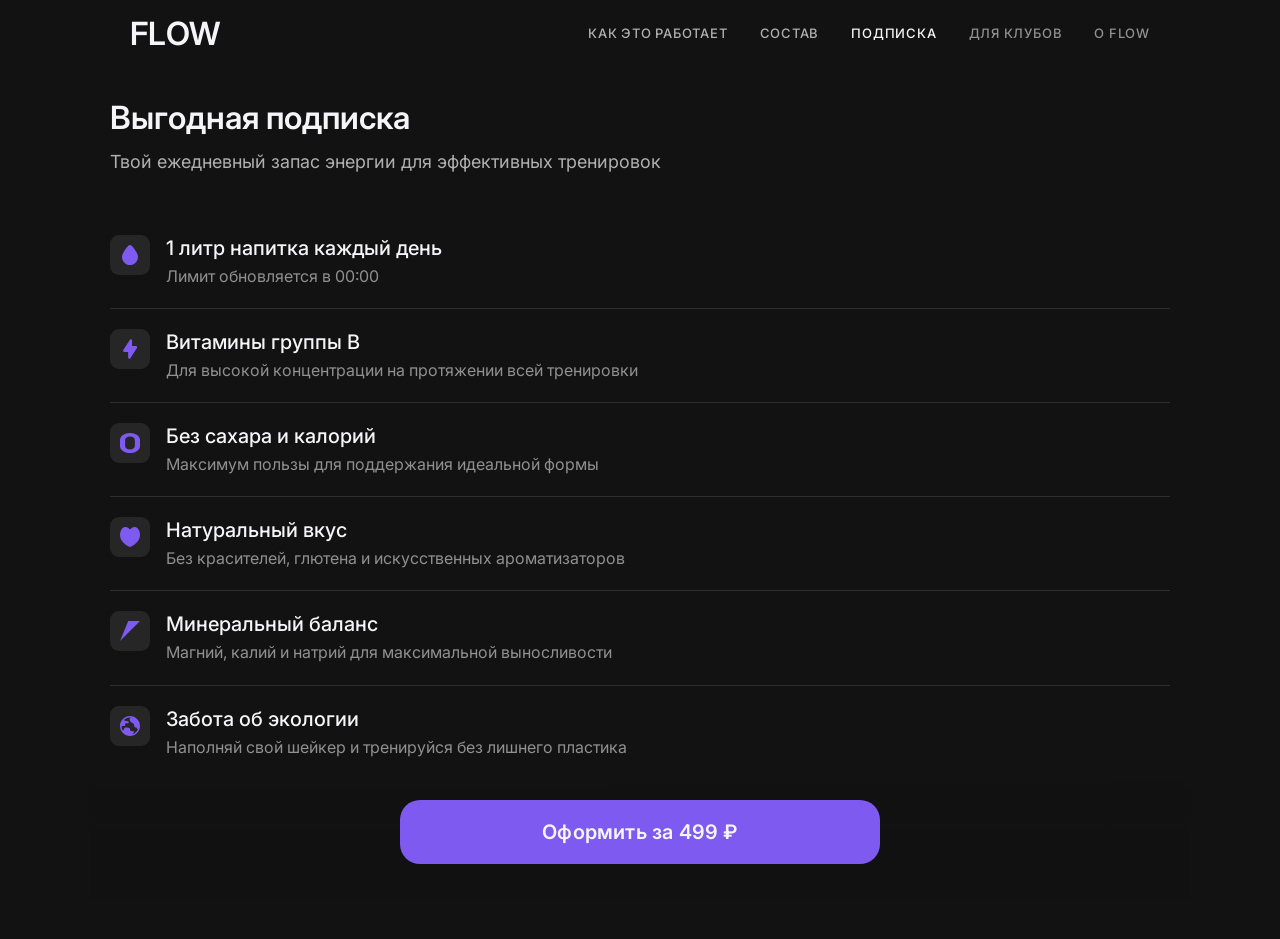
<file: sites/flow-station/podpiska.html>
<!DOCTYPE html>
<html lang="ru">
<head>
  <meta charset="UTF-8">
  <meta name="viewport" content="width=device-width, initial-scale=1.0">
  <title>FLOW — Подписка от 499 ₽</title>
  <meta name="description" content="Ежедневный литр витаминного напитка за 499 ₽ в месяц. Без сахара, без лишнего пластика.">
  <link rel="preconnect" href="https://fonts.googleapis.com">
  <link rel="preconnect" href="https://fonts.gstatic.com" crossorigin>
  <link href="https://fonts.googleapis.com/css2?family=Inter:wght@400;500;600;700&family=Space+Mono:wght@400;700&display=swap" rel="stylesheet">
  <link rel="stylesheet" href="css/style.css">
</head>
<body>

  <!-- MENU OVERLAY -->
  <div class="menu" id="menu" aria-hidden="true">
    <div class="menu__header">
      <span class="menu__logo">FLOW</span>
      <button class="menu__close" id="menuClose" aria-label="Закрыть меню">
        <img src="icons/close.svg" width="24" height="24" alt="">
      </button>
    </div>
    <nav class="menu__nav">
      <a href="index.html"       class="menu__link">КАК ЭТО РАБОТАЕТ</a>
      <a href="sostav.html"      class="menu__link">СОСТАВ</a>
      <a href="podpiska.html"    class="menu__link menu__link--active">ПОДПИСКА</a>
      <a href="dlya-klubov.html" class="menu__link menu__link--muted">ДЛЯ КЛУБОВ</a>
      <a href="o-flow.html"      class="menu__link menu__link--muted">О FLOW</a>
    </nav>
  </div>

<div class="page-wrap">

  <!-- HEADER -->
  <header class="header" id="header">
    <div class="nav">
      <a href="index.html" class="nav__logo">FLOW</a>
      <nav class="nav__links" aria-label="Основная навигация">
        <a href="index.html" class="nav__link">КАК ЭТО РАБОТАЕТ</a>
        <a href="sostav.html" class="nav__link">СОСТАВ</a>
        <a href="podpiska.html" class="nav__link nav__link--active">ПОДПИСКА</a>
        <a href="dlya-klubov.html" class="nav__link nav__link--muted">ДЛЯ КЛУБОВ</a>
        <a href="o-flow.html" class="nav__link nav__link--muted">О FLOW</a>
      </nav>
      <button class="nav__burger" id="menuToggle" aria-label="Открыть меню" aria-expanded="false" aria-controls="menu">
        <img src="icons/hamburger.svg" width="24" height="24" alt="">
      </button>
    </div>
  </header>

  <main class="has-cta-bar">

    <!-- HERO TEXT -->
    <section class="subscription-hero">
      <h1 class="subscription-hero__title">Выгодная подписка</h1>
      <p class="subscription-hero__sub">Твой ежедневный запас энергии для эффективных тренировок</p>
    </section>

    <!-- BENEFIT LIST -->
    <section class="benefit-list fade-in">

      <div class="benefit-item">
        <div class="benefit-item__icon-wrap">
          <img src="icons/drop-subs.svg" width="24" height="24" alt="">
        </div>
        <div class="benefit-item__text">
          <span class="benefit-item__title">1 литр напитка каждый день</span>
          <span class="benefit-item__desc">Лимит обновляется в 00:00</span>
        </div>
      </div>

      <div class="benefit-item">
        <div class="benefit-item__icon-wrap">
          <img src="icons/flash.svg" width="24" height="24" alt="">
        </div>
        <div class="benefit-item__text">
          <span class="benefit-item__title">Витамины группы B</span>
          <span class="benefit-item__desc">Для высокой концентрации на протяжении всей тренировки</span>
        </div>
      </div>

      <div class="benefit-item">
        <div class="benefit-item__icon-wrap">
          <img src="icons/no-sugar.svg" width="24" height="24" alt="">
        </div>
        <div class="benefit-item__text">
          <span class="benefit-item__title">Без сахара и калорий</span>
          <span class="benefit-item__desc">Максимум пользы для поддержания идеальной формы</span>
        </div>
      </div>

      <div class="benefit-item">
        <div class="benefit-item__icon-wrap">
          <img src="icons/heart.svg" width="24" height="24" alt="">
        </div>
        <div class="benefit-item__text">
          <span class="benefit-item__title">Натуральный вкус</span>
          <span class="benefit-item__desc">Без красителей, глютена и искусственных ароматизаторов</span>
        </div>
      </div>

      <div class="benefit-item">
        <div class="benefit-item__icon-wrap">
          <img src="icons/gem.svg" width="24" height="24" alt="">
        </div>
        <div class="benefit-item__text">
          <span class="benefit-item__title">Минеральный баланс</span>
          <span class="benefit-item__desc">Магний, калий и натрий для максимальной выносливости</span>
        </div>
      </div>

      <div class="benefit-item">
        <div class="benefit-item__icon-wrap">
          <img src="icons/planet.svg" width="24" height="24" alt="">
        </div>
        <div class="benefit-item__text">
          <span class="benefit-item__title">Забота об экологии</span>
          <span class="benefit-item__desc">Наполняй свой шейкер и тренируйся без лишнего пластика</span>
        </div>
      </div>

    </section>

  </main>

  <!-- CTA BAR -->
  <div class="cta-bar">
    <button class="btn-primary">Оформить за 499 ₽</button>
  </div>

</div>
<script src="js/main.js"></script>
</body>
</html>
</file>
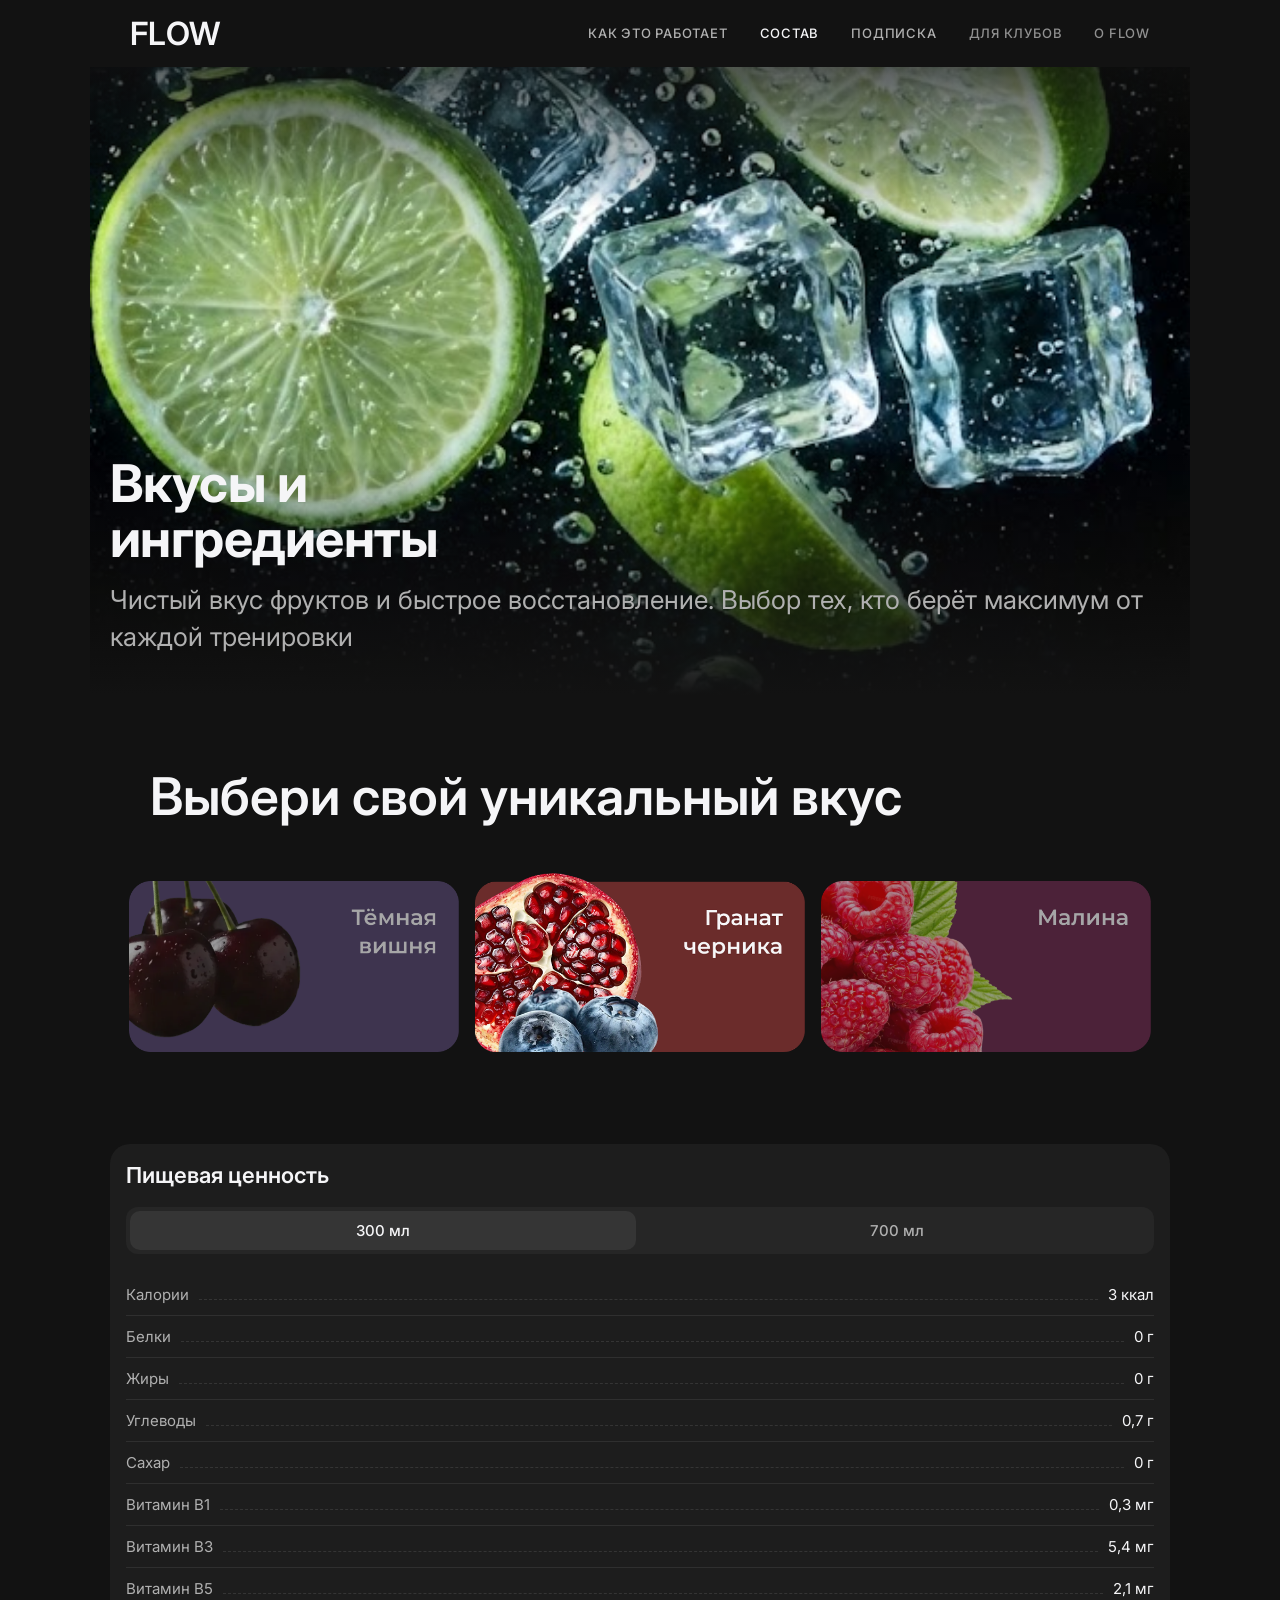
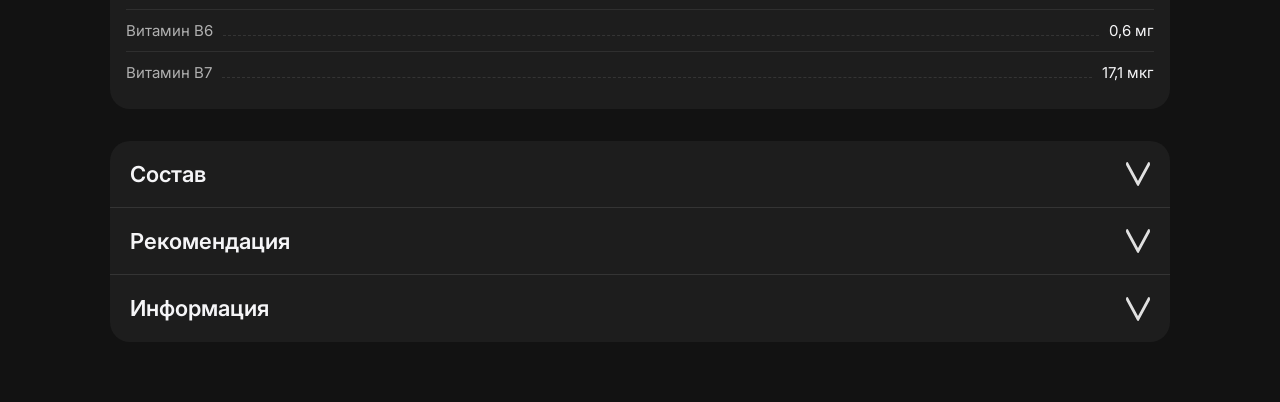
<file: sites/flow-station/sostav.html>
<!DOCTYPE html>
<html lang="ru">
<head>
  <meta charset="UTF-8">
  <meta name="viewport" content="width=device-width, initial-scale=1.0">
  <title>FLOW — Состав и вкусы</title>
  <meta name="description" content="Чистый вкус фруктов и быстрое восстановление. Витамины группы B, без сахара и калорий.">
  <link rel="preconnect" href="https://fonts.googleapis.com">
  <link rel="preconnect" href="https://fonts.gstatic.com" crossorigin>
  <link href="https://fonts.googleapis.com/css2?family=Inter:wght@400;500;600;700&family=Space+Mono:wght@400;700&display=swap" rel="stylesheet">
  <link rel="stylesheet" href="css/style.css">
</head>
<body>

  <!-- MENU OVERLAY -->
  <div class="menu" id="menu" aria-hidden="true">
    <div class="menu__header">
      <span class="menu__logo">FLOW</span>
      <button class="menu__close" id="menuClose" aria-label="Закрыть меню">
        <img src="icons/close.svg" width="24" height="24" alt="">
      </button>
    </div>
    <nav class="menu__nav">
      <a href="index.html"       class="menu__link">КАК ЭТО РАБОТАЕТ</a>
      <a href="sostav.html"      class="menu__link menu__link--active">СОСТАВ</a>
      <a href="podpiska.html"    class="menu__link">ПОДПИСКА</a>
      <a href="dlya-klubov.html" class="menu__link menu__link--muted">ДЛЯ КЛУБОВ</a>
      <a href="o-flow.html"      class="menu__link menu__link--muted">О FLOW</a>
    </nav>
  </div>

<div class="page-wrap">

  <!-- HEADER -->
  <header class="header" id="header">
    <div class="nav">
      <a href="index.html" class="nav__logo">FLOW</a>
      <nav class="nav__links" aria-label="Основная навигация">
        <a href="index.html" class="nav__link">КАК ЭТО РАБОТАЕТ</a>
        <a href="sostav.html" class="nav__link nav__link--active">СОСТАВ</a>
        <a href="podpiska.html" class="nav__link">ПОДПИСКА</a>
        <a href="dlya-klubov.html" class="nav__link nav__link--muted">ДЛЯ КЛУБОВ</a>
        <a href="o-flow.html" class="nav__link nav__link--muted">О FLOW</a>
      </nav>
      <button class="nav__burger" id="menuToggle" aria-label="Открыть меню" aria-expanded="false" aria-controls="menu">
        <img src="icons/hamburger.svg" width="24" height="24" alt="">
      </button>
    </div>
  </header>

  <main>

    <!-- INGREDIENTS HERO -->
    <section class="ingredients-hero">
      <img src="images/ingredients-hero.png" alt="Лайм и лёд" class="ingredients-hero__img" width="402" height="695">
      <div class="ingredients-hero__overlay"></div>
      <div class="ingredients-hero__body">
        <h1 class="ingredients-hero__title">Вкусы и<br>ингредиенты</h1>
        <p class="ingredients-hero__sub">Чистый вкус фруктов и быстрое восстановление. Выбор тех, кто берёт максимум от каждой тренировки</p>
      </div>
    </section>

    <!-- FLAVORS CAROUSEL -->
    <section class="flavors fade-in">
      <div class="container">
        <h2 class="section-title">Выбери свой уникальный вкус</h2>
      </div>
      <div class="flavors__scroll">
        <div class="flavors__track">
          <div class="flavor-item flavor-item--side">
            <img src="images/flavor-1.png" alt="Вкус 1" width="330" height="171">
          </div>
          <div class="flavor-item flavor-item--center">
            <img src="images/flavor-2.png" alt="Вкус 2" width="330" height="181">
          </div>
          <div class="flavor-item flavor-item--side">
            <img src="images/flavor-3.png" alt="Вкус 3" width="330" height="171">
          </div>
        </div>
      </div>
    </section>

    <!-- NUTRITION -->
    <section class="nutrition fade-in">
      <div class="nutrition__card">
        <h2 class="nutrition__title">Пищевая ценность</h2>

        <!-- Tabs -->
        <div class="tabs">
          <button class="tab tab--active" data-tab="panel-300">300 мл</button>
          <button class="tab" data-tab="panel-700">700 мл</button>
        </div>

        <!-- 300ml panel -->
        <div id="panel-300" class="tab-panel">
          <div class="nutrition__row">
            <span class="nutrition__name">Калории</span>
            <span class="nutrition__dots"></span>
            <span class="nutrition__value">3 ккал</span>
          </div>
          <div class="nutrition__row">
            <span class="nutrition__name">Белки</span>
            <span class="nutrition__dots"></span>
            <span class="nutrition__value">0 г</span>
          </div>
          <div class="nutrition__row">
            <span class="nutrition__name">Жиры</span>
            <span class="nutrition__dots"></span>
            <span class="nutrition__value">0 г</span>
          </div>
          <div class="nutrition__row">
            <span class="nutrition__name">Углеводы</span>
            <span class="nutrition__dots"></span>
            <span class="nutrition__value">0,7 г</span>
          </div>
          <div class="nutrition__row">
            <span class="nutrition__name">Сахар</span>
            <span class="nutrition__dots"></span>
            <span class="nutrition__value">0 г</span>
          </div>
          <div class="nutrition__row">
            <span class="nutrition__name">Витамин B1</span>
            <span class="nutrition__dots"></span>
            <span class="nutrition__value">0,3 мг</span>
          </div>
          <div class="nutrition__row">
            <span class="nutrition__name">Витамин B3</span>
            <span class="nutrition__dots"></span>
            <span class="nutrition__value">5,4 мг</span>
          </div>
          <div class="nutrition__row">
            <span class="nutrition__name">Витамин B5</span>
            <span class="nutrition__dots"></span>
            <span class="nutrition__value">2,1 мг</span>
          </div>
          <div class="nutrition__row">
            <span class="nutrition__name">Витамин B6</span>
            <span class="nutrition__dots"></span>
            <span class="nutrition__value">0,6 мг</span>
          </div>
          <div class="nutrition__row">
            <span class="nutrition__name">Витамин B7</span>
            <span class="nutrition__dots"></span>
            <span class="nutrition__value">17,1 мкг</span>
          </div>
        </div>

        <!-- 700ml panel -->
        <div id="panel-700" class="tab-panel" style="display:none">
          <div class="nutrition__row">
            <span class="nutrition__name">Калории</span>
            <span class="nutrition__dots"></span>
            <span class="nutrition__value">7 ккал</span>
          </div>
          <div class="nutrition__row">
            <span class="nutrition__name">Белки</span>
            <span class="nutrition__dots"></span>
            <span class="nutrition__value">0 г</span>
          </div>
          <div class="nutrition__row">
            <span class="nutrition__name">Жиры</span>
            <span class="nutrition__dots"></span>
            <span class="nutrition__value">0 г</span>
          </div>
          <div class="nutrition__row">
            <span class="nutrition__name">Углеводы</span>
            <span class="nutrition__dots"></span>
            <span class="nutrition__value">1,6 г</span>
          </div>
          <div class="nutrition__row">
            <span class="nutrition__name">Сахар</span>
            <span class="nutrition__dots"></span>
            <span class="nutrition__value">0 г</span>
          </div>
          <div class="nutrition__row">
            <span class="nutrition__name">Витамин B1</span>
            <span class="nutrition__dots"></span>
            <span class="nutrition__value">0,7 мг</span>
          </div>
          <div class="nutrition__row">
            <span class="nutrition__name">Витамин B3</span>
            <span class="nutrition__dots"></span>
            <span class="nutrition__value">12,6 мг</span>
          </div>
          <div class="nutrition__row">
            <span class="nutrition__name">Витамин B5</span>
            <span class="nutrition__dots"></span>
            <span class="nutrition__value">4,9 мг</span>
          </div>
          <div class="nutrition__row">
            <span class="nutrition__name">Витамин B6</span>
            <span class="nutrition__dots"></span>
            <span class="nutrition__value">1,4 мг</span>
          </div>
          <div class="nutrition__row">
            <span class="nutrition__name">Витамин B7</span>
            <span class="nutrition__dots"></span>
            <span class="nutrition__value">40 мкг</span>
          </div>
        </div>
      </div>
    </section>

    <!-- ACCORDION -->
    <section class="accordion fade-in">
      <div class="accordion__card">
        <div class="accordion__item">
          <button class="accordion__header" aria-expanded="false">
            <span class="accordion__header-title">Состав</span>
            <img src="icons/arrow-down.svg" class="accordion__arrow" width="24" height="24" alt="">
          </button>
          <div class="accordion__body">
            <div class="accordion__body-inner">
              Вода питьевая очищенная, витамины группы B: тиамин (B1), ниацин (B3), пантотеновая кислота (B5), пиридоксин (B6), биотин (B7). Натуральные ароматизаторы. Подсластитель — стевиозид (экстракт стевии). Регулятор кислотности — лимонная кислота.
            </div>
          </div>
        </div>
        <div class="accordion__item">
          <button class="accordion__header" aria-expanded="false">
            <span class="accordion__header-title">Рекомендация</span>
            <img src="icons/arrow-down.svg" class="accordion__arrow" width="24" height="24" alt="">
          </button>
          <div class="accordion__body">
            <div class="accordion__body-inner">
              Рекомендуемая суточная доза — 300–700 мл. Употреблять во время или после тренировки. Не является лекарственным средством. Не превышайте рекомендованное количество. Перед применением при наличии хронических заболеваний проконсультируйтесь с врачом.
            </div>
          </div>
        </div>
        <div class="accordion__item">
          <button class="accordion__header" aria-expanded="false">
            <span class="accordion__header-title">Информация</span>
            <img src="icons/arrow-down.svg" class="accordion__arrow" width="24" height="24" alt="">
          </button>
          <div class="accordion__body">
            <div class="accordion__body-inner">
              Хранить при температуре от +2°C до +8°C. После вскрытия употребить в течение 24 часов. Срок годности готового напитка — 12 месяцев с даты производства концентрата. Беречь от прямых солнечных лучей.
            </div>
          </div>
        </div>
      </div>
    </section>

  </main>

</div>
<script src="js/main.js"></script>
</body>
</html>
</file>
<file: sites/flow-station/css/style.css>
/* =======================================================
   FLOW — Main Styles
   Mobile-first, max-width 402px. Dark Premium.
   ======================================================= */

/* ---- Design Tokens ---- */
:root {
  --bg: #121212;
  --bg-card: #1d1d1d;
  --bg-card2: #262626;
  --bg-card3: #313030;
  --accent: #7f5af0;
  --accent-dark: #413663;
  --text-white: #f5f5f7;
  --text-gray: #b0b0b0;
  --text-gray2: #909090;
  --border: #2f2f2f;
  --border2: #343434;
  --radius-card: 20px;
  --radius-card-lg: 32px;

  --font: 'Inter', sans-serif;
  --font-mono: 'Space Mono', monospace;
  --header-h: 67px;
}

/* ---- Reset ---- */
*,
*::before,
*::after {
  box-sizing: border-box;
}

html {
  font-size: 16px;
  -webkit-text-size-adjust: 100%;
  scroll-behavior: smooth;
  /* Единственный горизонтальный клип на корне — иначе при overflow-x на body/.page-wrap
     по спецификации overflow-y становится auto и появляется второй вертикальный скроллбар. */
  overflow-x: hidden;
  overflow-x: clip;
}

body {
  margin: 0;
  font-family: var(--font);
  background: var(--bg);
  color: var(--text-white);
  line-height: 1.4;
  overflow: visible;
  -webkit-font-smoothing: antialiased;
  -moz-osx-font-smoothing: grayscale;
}

img {
  display: block;
  max-width: 100%;
}

h1, h2, h3, h4, p {
  margin: 0;
}

a {
  text-decoration: none;
  color: inherit;
}

button {
  font-family: var(--font);
  cursor: pointer;
}

/* ---- Layout wrapper ---- */
/* Не задавать overflow-x на этом блоке: при clip/hidden + visible по оси Y браузер
   вычисляет overflow-y: auto — получается вложенная прокрутка рядом со скроллом html.
   Горизонтальный клип только на html. */
.page-wrap {
  max-width: 402px;
  margin: 0 auto;
  position: relative;
  overflow: visible;
  min-height: 100vh;
  background: var(--bg);
}

.container {
  width: 100%;
  padding: 0 20px;
}

.section-title {
  font-size: 32px;
  font-weight: 600;
  line-height: 1.15;
  color: var(--text-white);
}

/* ========================================================
   MENU OVERLAY
   ======================================================== */
.menu {
  position: fixed;
  top: 0;
  right: 0;
  bottom: 0;
  left: 0;
  height: 100vh;
  height: 100dvh;
  z-index: 200;
  background: var(--bg);
  display: -webkit-flex;
  display: flex;
  -webkit-flex-direction: column;
  flex-direction: column;
  opacity: 0;
  pointer-events: none;
  -webkit-transition: opacity 0.3s ease;
  transition: opacity 0.3s ease;
}

.menu__header,
.menu__nav {
  max-width: 402px;
  margin-left: auto;
  margin-right: auto;
  width: 100%;
}

.menu.is-open {
  opacity: 1;
  pointer-events: auto;
}


.menu__header {
  display: -webkit-flex;
  display: flex;
  -webkit-align-items: center;
  align-items: center;
  -webkit-justify-content: space-between;
  justify-content: space-between;
  padding: 12px 16px;
  height: var(--header-h);
  flex-shrink: 0;
}

.menu__logo {
  font-size: 32px;
  font-weight: 600;
  color: var(--text-white);
  letter-spacing: 0.01em;
  line-height: 1;
}

.menu__close {
  display: -webkit-flex;
  display: flex;
  -webkit-align-items: center;
  align-items: center;
  -webkit-justify-content: center;
  justify-content: center;
  width: 40px;
  height: 40px;
  background: transparent;
  border: none;
  border-radius: 10px;
  padding: 0;
  -webkit-tap-highlight-color: transparent;
}

.menu__close img {
  width: 24px;
  height: 24px;
}

.menu__nav {
  padding: 40px 20px 0;
  display: -webkit-flex;
  display: flex;
  -webkit-flex-direction: column;
  flex-direction: column;
  gap: 20px;
}

.menu__link {
  font-size: 32px;
  font-weight: 600;
  line-height: 36px;
  color: var(--text-white);
  letter-spacing: 0.01em;
  -webkit-transition: color 0.2s;
  transition: color 0.2s;
}

.menu__link--muted {
  color: rgba(245, 245, 247, 0.6);
}

.menu__link--active {
  color: var(--text-white);
}

.menu__link:active,
.menu__link:hover {
  color: var(--accent);
}

/* ========================================================
   HEADER
   ======================================================== */
.header {
  position: fixed;
  top: 0;
  left: 50%;
  -webkit-transform: translateX(-50%);
  transform: translateX(-50%);
  width: 100%;
  max-width: 402px;
  z-index: 110;
  background: var(--bg);
}

.nav {
  display: -webkit-flex;
  display: flex;
  -webkit-align-items: center;
  align-items: center;
  -webkit-justify-content: space-between;
  justify-content: space-between;
  padding: 12px 16px;
  height: var(--header-h);
}

.nav__logo {
  font-size: 32px;
  font-weight: 600;
  color: var(--text-white);
  letter-spacing: 0.01em;
  line-height: 1;
}

.nav__burger {
  display: -webkit-flex;
  display: flex;
  -webkit-align-items: center;
  align-items: center;
  -webkit-justify-content: center;
  justify-content: center;
  width: 40px;
  height: 40px;
  background: transparent;
  border: none;
  border-radius: 10px;
  padding: 0;
  -webkit-tap-highlight-color: transparent;
}

.nav__burger img {
  width: 24px;
  height: 24px;
}

/* ========================================================
   HERO (index.html)
   ======================================================== */
.hero {
  position: relative;
  width: 100%;
  height: 100vh;
  height: 100dvh;
  overflow: hidden;
}

.hero__media {
  position: absolute;
  top: 0;
  right: 0;
  bottom: 0;
  left: 0;
}

.hero__img {
  width: 100%;
  height: 100%;
  object-fit: cover;
  object-position: center top;
}

.hero__scrim {
  position: absolute;
  left: 0;
  right: 0;
  bottom: 0;
  height: 280px;
  background: -webkit-linear-gradient(top, transparent, var(--bg));
  background: linear-gradient(to bottom, transparent, var(--bg));
}

.hero__body {
  position: absolute;
  top: 0;
  left: 0;
  right: 0;
  bottom: 0;
  display: -webkit-flex;
  display: flex;
  -webkit-flex-direction: column;
  flex-direction: column;
  -webkit-justify-content: space-between;
  justify-content: space-between;
  padding: calc(var(--header-h) + 20px) 20px 56px;
}

.hero__title {
  font-size: 52px;
  font-weight: 700;
  line-height: 1.05;
  color: var(--text-white);
  letter-spacing: -0.01em;
  opacity: 0;
  -webkit-animation: heroTitleIn 0.8s ease 0.2s forwards;
  animation: heroTitleIn 0.8s ease 0.2s forwards;
}

.hero__sub {
  font-size: 24px;
  font-weight: 400;
  line-height: 1.3;
  color: var(--text-gray);
  opacity: 0;
  -webkit-animation: heroSubIn 0.8s ease 0.5s forwards;
  animation: heroSubIn 0.8s ease 0.5s forwards;
}

@-webkit-keyframes heroTitleIn {
  from { opacity: 0; -webkit-transform: translateY(20px); transform: translateY(20px); }
  to   { opacity: 1; -webkit-transform: translateY(0);    transform: translateY(0); }
}
@keyframes heroTitleIn {
  from { opacity: 0; -webkit-transform: translateY(20px); transform: translateY(20px); }
  to   { opacity: 1; -webkit-transform: translateY(0);    transform: translateY(0); }
}

@-webkit-keyframes heroSubIn {
  from { opacity: 0; -webkit-transform: translateY(12px); transform: translateY(12px); }
  to   { opacity: 1; -webkit-transform: translateY(0);    transform: translateY(0); }
}
@keyframes heroSubIn {
  from { opacity: 0; -webkit-transform: translateY(12px); transform: translateY(12px); }
  to   { opacity: 1; -webkit-transform: translateY(0);    transform: translateY(0); }
}

/* ========================================================
   HYDRATION SECTION
   ======================================================== */
.hydration {
  padding: 60px 0 0;
  text-align: center;
}

.hydration__title {
  font-size: 32px;
  font-weight: 600;
  line-height: 1.15;
  color: var(--text-white);
  padding: 0 20px;
}

.hydration__sub {
  margin-top: 12px;
  font-size: 18px;
  font-weight: 400;
  line-height: 1.4;
  color: var(--text-gray);
  padding: 0 20px;
}

.hydration__visual {
  position: relative;
  margin-top: 32px;
  width: 100%;
  height: 560px;
}

.hydration__glow {
  position: absolute;
  left: 50%;
  top: 30px;
  -webkit-transform: translateX(-50%);
  transform: translateX(-50%);
  width: 300px;
  height: 300px;
  border-radius: 50%;
  background: radial-gradient(ellipse at center, rgba(127, 90, 240, 0.4) 0%, transparent 70%);
  -webkit-filter: blur(30px);
  filter: blur(30px);
  pointer-events: none;
}

.hydration__device {
  position: absolute;
  left: 50%;
  top: 20px;
  -webkit-transform: translateX(-50%);
  transform: translateX(-50%);
  width: 260px;
  height: auto;
  object-fit: contain;
}

/* Floating badges */
.badge {
  position: absolute;
  display: -webkit-inline-flex;
  display: inline-flex;
  -webkit-align-items: center;
  align-items: center;
  gap: 6px;
  padding: 8px 12px;
  background: rgba(18, 18, 18, 0.7);
  -webkit-backdrop-filter: blur(8px);
  backdrop-filter: blur(8px);
  border-radius: 12px;
  font-size: 13px;
  font-weight: 500;
  color: var(--text-white);
  white-space: nowrap;
  box-shadow: 0 4px 12px rgba(0, 0, 0, 0.4);
  border: 1px solid rgba(255,255,255,0.06);
}

.badge img {
  flex-shrink: 0;
}

.badge--tr {
  top: 6px;
  left: calc(50% + 10px);
}
.badge--ml {
  top: 202px;
  right: calc(50% + 10px);
}
.badge--mr {
  top: 268px;
  left: calc(50% - 10px);
}
.badge--bc {
  top: 370px;
  left: 50%;
  -webkit-transform: translateX(-60%);
  transform: translateX(-60%);
}

/* ========================================================
   FLAVORS CAROUSEL
   ======================================================== */
.flavors {
  padding: 60px 0;
}

.flavors .container {
  margin-bottom: 24px;
}

.flavors__scroll {
  overflow-x: auto;
  -webkit-overflow-scrolling: touch;
  scrollbar-width: none;
}

.flavors__scroll::-webkit-scrollbar {
  display: none;
}

.flavors__track {
  display: -webkit-flex;
  display: flex;
  -webkit-align-items: flex-end;
  align-items: flex-end;
  gap: 16px;
  padding: 20px 36px;
  width: -webkit-max-content;
  width: max-content;
}

.flavor-item {
  border-radius: 16px;
  overflow: hidden;
  flex-shrink: 0;
  -webkit-transition: -webkit-transform 0.3s ease;
  transition: transform 0.3s ease;
}

.flavor-item img {
  display: block;
  object-fit: cover;
}

.flavor-item--center img {
  box-shadow: 0 0 0 2px var(--accent-dark);
}

.flavor-item--side {
  opacity: 0.65;
}

/* ========================================================
   CALCULATOR
   ======================================================== */
.calc-section {
  padding: 0 0 60px;
}

.calc-section .section-title {
  margin-bottom: 24px;
}

.calc-card {
  background: var(--bg-card2);
  border-radius: var(--radius-card);
  padding: 16px;
  display: -webkit-flex;
  display: flex;
  -webkit-flex-direction: column;
  flex-direction: column;
  gap: 16px;
}

.calc-slider-wrap {
  display: -webkit-flex;
  display: flex;
  -webkit-flex-direction: column;
  flex-direction: column;
  gap: 12px;
}

.calc-slider-row {
  display: -webkit-flex;
  display: flex;
  -webkit-justify-content: space-between;
  justify-content: space-between;
  -webkit-align-items: center;
  align-items: center;
  gap: 8px;
}

.calc-label {
  font-size: 16px;
  font-weight: 400;
  color: var(--text-white);
  line-height: 1.3;
}

.calc-count {
  font-size: 18px;
  font-weight: 600;
  color: var(--accent);
  white-space: nowrap;
  min-width: 32px;
  text-align: right;
}

/* Custom range — input taller than track so WebKit centers thumb on track */
.calc-slider {
  --calc-slider-pct: 0%;
  -webkit-appearance: none;
  -moz-appearance: none;
  appearance: none;
  display: block;
  width: 100%;
  height: 28px;
  margin: 0;
  padding: 0;
  background: transparent;
  border-radius: 0;
  outline: none;
  cursor: pointer;
}

.calc-slider::-webkit-slider-thumb {
  -webkit-appearance: none;
  appearance: none;
  width: 24px;
  height: 24px;
  /* WebKit: thumb sits low vs 6px track; pull up to align centers */
  margin-top: -9px;
  border-radius: 50%;
  background: var(--accent);
  box-shadow: 0 0 0 4px rgba(127, 90, 240, 0.25);
  cursor: pointer;
  -webkit-transition: box-shadow 0.2s;
  transition: box-shadow 0.2s;
}

.calc-slider::-moz-range-thumb {
  width: 24px;
  height: 24px;
  border: none;
  border-radius: 50%;
  background: var(--accent);
  box-shadow: 0 0 0 4px rgba(127, 90, 240, 0.25);
  cursor: pointer;
}

.calc-slider::-webkit-slider-runnable-track {
  height: 6px;
  border-radius: 3px;
  background: rgba(127, 90, 240, 0.3);
  background: linear-gradient(
    to right,
    var(--accent) var(--calc-slider-pct),
    rgba(127, 90, 240, 0.3) var(--calc-slider-pct)
  );
}

.calc-slider::-moz-range-track {
  height: 6px;
  border: none;
  border-radius: 3px;
  background: rgba(127, 90, 240, 0.3);
  background: linear-gradient(
    to right,
    var(--accent) var(--calc-slider-pct),
    rgba(127, 90, 240, 0.3) var(--calc-slider-pct)
  );
}

.calc-rows {
  display: -webkit-flex;
  display: flex;
  -webkit-flex-direction: column;
  flex-direction: column;
  gap: 8px;
}

.calc-row {
  border-radius: var(--radius-card);
  padding: 14px 16px;
  display: -webkit-flex;
  display: flex;
  -webkit-justify-content: space-between;
  justify-content: space-between;
  -webkit-align-items: center;
  align-items: center;
  gap: 12px;
}

.calc-row--bottles {
  background: var(--bg-card3);
}

.calc-row--flow {
  background: var(--accent-dark);
}

.calc-row__meta {
  display: -webkit-flex;
  display: flex;
  -webkit-flex-direction: column;
  flex-direction: column;
  gap: 2px;
}

.calc-row__name {
  font-size: 18px;
  font-weight: 500;
  color: var(--text-white);
  line-height: 1.3;
}

.calc-row--bottles .calc-row__name {
  color: var(--text-gray);
}

.calc-row__desc {
  font-size: 13px;
  color: var(--text-gray2);
  line-height: 1.3;
}

.calc-row__price {
  font-size: 26px;
  font-weight: 700;
  color: var(--text-white);
  white-space: nowrap;
  flex-shrink: 0;
}

.calc-row__price--old {
  color: var(--text-gray2);
  text-decoration: line-through;
  font-size: 22px;
}

.calc-savings {
  display: -webkit-flex;
  display: flex;
  -webkit-justify-content: space-between;
  justify-content: space-between;
  -webkit-align-items: center;
  align-items: center;
  padding: 4px 0;
}

.calc-savings__label {
  font-size: 18px;
  font-weight: 400;
  color: var(--text-gray);
}

.calc-savings__value {
  font-size: 22px;
  font-weight: 700;
  color: var(--accent);
}

/* ========================================================
   BENEFITS CAROUSEL (Начни свой FLOW)
   ======================================================== */
.benefits {
  padding: 0 0 40px;
}

.benefits .container {
  margin-bottom: 24px;
}

.benefits__scroll {
  overflow-x: auto;
  -webkit-overflow-scrolling: touch;
  scroll-snap-type: x mandatory;
  scrollbar-width: none;
}

.benefits__scroll::-webkit-scrollbar {
  display: none;
}

.benefits__track {
  display: -webkit-flex;
  display: flex;
  gap: 16px;
  padding: 0 20px;
  width: -webkit-max-content;
  width: max-content;
}

.bcard {
  position: relative;
  width: 340px;
  height: 480px;
  border-radius: var(--radius-card-lg);
  overflow: hidden;
  border: 2px solid var(--accent-dark);
  scroll-snap-align: center;
  flex-shrink: 0;
  background: var(--bg);
}

.bcard__bg {
  position: absolute;
  top: 0;
  left: 0;
  width: 100%;
  height: 100%;
  object-fit: cover;
}

.bcard__body {
  position: absolute;
  top: 24px;
  left: 24px;
  right: 24px;
  display: -webkit-flex;
  display: flex;
  -webkit-flex-direction: column;
  flex-direction: column;
  gap: 8px;
}

.bcard__title {
  font-size: 28px;
  font-weight: 600;
  line-height: 1.2;
  color: var(--accent);
}

.bcard__text {
  font-size: 16px;
  font-weight: 400;
  line-height: 1.45;
  color: var(--text-white);
}

/* ---- Dots ---- */
.dots {
  display: -webkit-flex;
  display: flex;
  -webkit-justify-content: center;
  justify-content: center;
  gap: 8px;
  margin-top: 20px;
  padding: 0 20px;
}

.dot {
  width: 8px;
  height: 8px;
  border-radius: 4px;
  background: rgba(255, 255, 255, 0.25);
  border: none;
  padding: 0;
  cursor: pointer;
  -webkit-transition: width 0.3s ease, background 0.3s ease;
  transition: width 0.3s ease, background 0.3s ease;
  -webkit-tap-highlight-color: transparent;
}

.dot--active {
  width: 28px;
  background: var(--accent);
}

/* ========================================================
   CTA BAR (fixed bottom)
   ======================================================== */
.cta-bar {
  position: fixed;
  bottom: 0;
  left: 50%;
  -webkit-transform: translateX(-50%);
  transform: translateX(-50%);
  width: 100%;
  max-width: 402px;
  padding: 12px 20px 28px;
  background: -webkit-linear-gradient(top, rgba(18,18,18,0) 0%, rgba(18,18,18,0.95) 40%);
  background: linear-gradient(to bottom, rgba(18,18,18,0) 0%, rgba(18,18,18,0.95) 40%);
  z-index: 50;
}

.btn-primary {
  display: -webkit-flex;
  display: flex;
  -webkit-align-items: center;
  align-items: center;
  -webkit-justify-content: center;
  justify-content: center;
  width: 100%;
  height: 60px;
  border-radius: var(--radius-card);
  background: var(--accent);
  color: var(--text-white);
  font-family: var(--font);
  font-size: 18px;
  font-weight: 600;
  text-align: center;
  border: none;
  cursor: pointer;
  letter-spacing: 0.01em;
  -webkit-transition: opacity 0.2s, -webkit-transform 0.15s;
  transition: opacity 0.2s, transform 0.15s;
  -webkit-tap-highlight-color: transparent;
  text-decoration: none;
}

.btn-primary:active {
  opacity: 0.85;
  -webkit-transform: scale(0.98);
  transform: scale(0.98);
}

/* Page bottom padding so content doesn't hide behind CTA */
.has-cta-bar {
  padding-bottom: 100px;
}

/* ========================================================
   FADE-IN SCROLL ANIMATION
   ======================================================== */
.fade-in {
  opacity: 0;
  -webkit-transform: translateY(24px);
  transform: translateY(24px);
  -webkit-transition: opacity 0.55s ease, -webkit-transform 0.55s ease;
  transition: opacity 0.55s ease, transform 0.55s ease;
}

.fade-in.is-visible {
  opacity: 1;
  -webkit-transform: translateY(0);
  transform: translateY(0);
}

/* ========================================================
   SOSTAV.HTML — Ingredients page
   ======================================================== */

/* Hero */
.ingredients-hero {
  position: relative;
  width: 100%;
  height: 695px;
  overflow: hidden;
}

.ingredients-hero__img {
  width: 100%;
  height: 100%;
  object-fit: cover;
  object-position: center;
}

.ingredients-hero__overlay {
  position: absolute;
  top: 0;
  right: 0;
  bottom: 0;
  left: 0;
  background:
    -webkit-linear-gradient(bottom, var(--bg) 0%, transparent 35%),
    -webkit-linear-gradient(top, var(--bg) 0%, transparent 30%);
  background:
    linear-gradient(to top, var(--bg) 0%, transparent 35%),
    linear-gradient(to bottom, var(--bg) 0%, transparent 30%);
}

.ingredients-hero__body {
  position: absolute;
  bottom: 0;
  left: 0;
  right: 0;
  padding: 0 20px 40px;
}

.ingredients-hero__title {
  font-size: 52px;
  font-weight: 700;
  line-height: 1.05;
  color: var(--text-white);
  letter-spacing: -0.01em;
  margin-bottom: 16px;
}

.ingredients-hero__sub {
  font-size: 26px;
  font-weight: 400;
  line-height: 1.4;
  color: var(--text-gray);
}

/* Nutrition block */
.nutrition {
  padding: 0 20px 32px;
}

.nutrition__card {
  background: var(--bg-card);
  border-radius: var(--radius-card);
  padding: 16px;
}

.nutrition__title {
  font-size: 22px;
  font-weight: 600;
  color: var(--text-white);
  margin-bottom: 16px;
}

/* Segment tabs */
.tabs {
  display: -webkit-flex;
  display: flex;
  gap: 8px;
  margin-bottom: 20px;
  background: var(--bg-card2);
  border-radius: 12px;
  padding: 4px;
}

.tab {
  -webkit-flex: 1;
  flex: 1;
  padding: 10px;
  border-radius: 10px;
  border: none;
  background: transparent;
  color: var(--text-gray);
  font-size: 15px;
  font-weight: 500;
  cursor: pointer;
  -webkit-transition: background 0.2s, color 0.2s;
  transition: background 0.2s, color 0.2s;
  -webkit-tap-highlight-color: transparent;
}

.tab--active {
  background: #353535;
  color: var(--text-white);
}

/* Nutrition rows */
.nutrition__row {
  display: -webkit-flex;
  display: flex;
  -webkit-align-items: baseline;
  align-items: baseline;
  gap: 4px;
  padding: 10px 0;
  border-bottom: 1px solid var(--border);
}

.nutrition__row:last-child {
  border-bottom: none;
}

.nutrition__name {
  font-size: 15px;
  color: var(--text-gray);
  white-space: nowrap;
}

.nutrition__dots {
  -webkit-flex: 1;
  flex: 1;
  border-bottom: 1px dashed var(--border2);
  margin: 0 6px 3px;
}

.nutrition__value {
  font-size: 15px;
  color: var(--text-white);
  white-space: nowrap;
}

/* Accordion */
.accordion {
  padding: 0 20px 60px;
}

.accordion__card {
  background: var(--bg-card);
  border-radius: var(--radius-card);
  overflow: hidden;
}

.accordion__item {
  border-bottom: 1px solid var(--border2);
}

.accordion__item:last-child {
  border-bottom: none;
}

.accordion__header {
  display: -webkit-flex;
  display: flex;
  -webkit-align-items: center;
  align-items: center;
  -webkit-justify-content: space-between;
  justify-content: space-between;
  padding: 20px;
  cursor: pointer;
  -webkit-tap-highlight-color: transparent;
  background: none;
  border: none;
  width: 100%;
  text-align: left;
  gap: 12px;
}

.accordion__header-title {
  font-size: 22px;
  font-weight: 600;
  color: var(--text-white);
  line-height: 1.2;
}

.accordion__arrow {
  width: 24px;
  height: 24px;
  flex-shrink: 0;
  -webkit-transition: -webkit-transform 0.3s ease;
  transition: transform 0.3s ease;
}

.accordion__item.is-open .accordion__arrow {
  -webkit-transform: rotate(180deg);
  transform: rotate(180deg);
}

.accordion__body {
  max-height: 0;
  overflow: hidden;
  -webkit-transition: max-height 0.35s ease;
  transition: max-height 0.35s ease;
}

.accordion__body-inner {
  padding: 0 20px 20px;
  font-size: 16px;
  line-height: 1.55;
  color: var(--text-gray);
}

/* ========================================================
   PODPISKA.HTML — Subscription page
   ======================================================== */
.subscription-hero {
  padding: calc(var(--header-h) + 32px) 20px 40px;
}

.subscription-hero__title {
  font-size: 32px;
  font-weight: 600;
  line-height: 1.2;
  color: var(--text-white);
  margin-bottom: 12px;
}

.subscription-hero__sub {
  font-size: 18px;
  font-weight: 400;
  line-height: 1.4;
  color: var(--text-gray);
}

/* Benefit list */
.benefit-list {
  padding: 0 20px 60px;
  display: -webkit-flex;
  display: flex;
  -webkit-flex-direction: column;
  flex-direction: column;
}

.benefit-item {
  display: -webkit-flex;
  display: flex;
  -webkit-align-items: flex-start;
  align-items: flex-start;
  gap: 16px;
  padding: 20px 0;
}

.benefit-item + .benefit-item {
  border-top: 1px solid var(--border);
}

.benefit-item__icon-wrap {
  width: 40px;
  height: 40px;
  min-width: 40px;
  background: var(--bg-card2);
  border-radius: 9px;
  display: -webkit-flex;
  display: flex;
  -webkit-align-items: center;
  align-items: center;
  -webkit-justify-content: center;
  justify-content: center;
}

.benefit-item__icon-wrap img {
  width: 20px;
  height: 20px;
}

.benefit-item__text {
  display: -webkit-flex;
  display: flex;
  -webkit-flex-direction: column;
  flex-direction: column;
  gap: 4px;
}

.benefit-item__title {
  font-size: 20px;
  font-weight: 500;
  color: var(--text-white);
  line-height: 1.3;
}

.benefit-item__desc {
  font-size: 16px;
  font-weight: 400;
  color: var(--text-gray2);
  line-height: 1.45;
}

/* ========================================================
   DLYA-KLUBOV.HTML — For clubs page
   ======================================================== */

/* Clubs hero */
.clubs-hero {
  position: relative;
  width: 100%;
  height: 687px;
  overflow: hidden;
}

.clubs-hero__img {
  width: 100%;
  height: 100%;
  object-fit: cover;
  object-position: center top;
}

.clubs-hero__overlay {
  position: absolute;
  top: 0;
  right: 0;
  bottom: 0;
  left: 0;
  background:
    -webkit-linear-gradient(bottom, var(--bg) 0%, transparent 40%),
    -webkit-linear-gradient(top, var(--bg) 0%, transparent 30%);
  background:
    linear-gradient(to top, var(--bg) 0%, transparent 40%),
    linear-gradient(to bottom, var(--bg) 0%, transparent 30%);
}

.clubs-hero__body {
  position: absolute;
  bottom: 0;
  left: 0;
  right: 0;
  padding: 0 20px 48px;
}

.clubs-hero__title {
  font-size: 44px;
  font-weight: 600;
  line-height: 1.1;
  color: var(--text-white);
  margin-bottom: 16px;
  letter-spacing: -0.02em;
}

.clubs-hero__sub {
  font-size: 26px;
  font-weight: 400;
  line-height: 1.45;
  color: var(--text-gray);
}

/* Clubs calculator */
.clubs-calc {
  padding: 60px 20px 0;
}

.clubs-calc .section-title {
  margin-bottom: 24px;
}

.clubs-calc__note {
  font-size: 13px;
  color: var(--text-gray2);
  line-height: 1.4;
  margin-top: 12px;
}

/* Filter chips */
.chips {
  display: -webkit-flex;
  display: flex;
  gap: 8px;
  overflow-x: auto;
  -webkit-overflow-scrolling: touch;
  scrollbar-width: none;
  padding: 0;
  margin-bottom: 16px;
  padding-bottom: 2px;
}

.chips::-webkit-scrollbar {
  display: none;
}

.chip {
  flex-shrink: 0;
  padding: 10px 18px;
  border-radius: 100px;
  border: none;
  font-family: var(--font);
  font-size: 15px;
  font-weight: 500;
  cursor: pointer;
  -webkit-transition: background 0.2s, color 0.2s;
  transition: background 0.2s, color 0.2s;
  -webkit-tap-highlight-color: transparent;
  background: #272727;
  color: var(--accent);
}

.chip--active {
  background: var(--accent);
  color: var(--text-white);
}

/* Autonomy section */
.autonomy {
  padding: 60px 20px 0;
}

.autonomy .section-title {
  margin-bottom: 24px;
}

.autonomy__card {
  background: var(--bg-card2);
  border-radius: var(--radius-card);
  overflow: hidden;
}

.autonomy__img {
  width: 100%;
  height: 220px;
  object-fit: cover;
  object-position: center top;
}

.autonomy__info {
  padding: 20px;
  background: rgba(38, 38, 38, 0.7);
}

.autonomy__info-title {
  font-size: 22px;
  font-weight: 600;
  color: var(--text-white);
  margin-bottom: 8px;
  line-height: 1.2;
}

.autonomy__info-text {
  font-size: 16px;
  color: var(--text-gray);
  line-height: 1.5;
}

/* Clubs cards carousel */
.clubs-cards {
  padding: 60px 0 0;
}

.clubs-cards .container {
  margin-bottom: 24px;
}

/* Contact form section */
.clubs-contact {
  padding: 60px 20px;
  position: relative;
}

.clubs-contact__title {
  font-size: 32px;
  font-weight: 600;
  line-height: 1.15;
  color: var(--text-white);
  margin-bottom: 24px;
}

.clubs-contact__card {
  background: var(--bg-card2);
  border-radius: var(--radius-card);
  padding: 20px;
  position: relative;
  z-index: 1;
}

.clubs-contact__desc {
  font-size: 18px;
  font-weight: 400;
  line-height: 1.5;
  color: var(--text-gray);
  margin-bottom: 24px;
}

.form {
  display: -webkit-flex;
  display: flex;
  -webkit-flex-direction: column;
  flex-direction: column;
  gap: 12px;
}

.form-field {
  position: relative;
  display: -webkit-flex;
  display: flex;
  -webkit-align-items: center;
  align-items: center;
}

.form-field__icon {
  position: absolute;
  left: 14px;
  width: 20px;
  height: 20px;
  pointer-events: none;
}

.form-field input {
  width: 100%;
  height: 52px;
  background: #333;
  border: 1px solid #404040;
  border-radius: 12px;
  color: var(--text-white);
  font-family: var(--font);
  font-size: 16px;
  padding: 0 16px 0 46px;
  outline: none;
  -webkit-transition: border-color 0.2s;
  transition: border-color 0.2s;
}

.form-field input:focus {
  border-color: var(--accent);
}

.form-field input::-webkit-input-placeholder { color: var(--text-gray2); }
.form-field input::-moz-placeholder          { color: var(--text-gray2); }
.form-field input:-ms-input-placeholder      { color: var(--text-gray2); }
.form-field input::placeholder               { color: var(--text-gray2); }

.form__submit {
  height: 56px;
  border-radius: var(--radius-card);
  background: var(--accent);
  color: var(--text-white);
  font-family: var(--font);
  font-size: 17px;
  font-weight: 600;
  border: none;
  cursor: pointer;
  -webkit-transition: opacity 0.2s, -webkit-transform 0.15s;
  transition: opacity 0.2s, transform 0.15s;
  -webkit-tap-highlight-color: transparent;
  margin-top: 4px;
}

.form__submit:active {
  opacity: 0.85;
  -webkit-transform: scale(0.98);
  transform: scale(0.98);
}

/* Purple glow */
.glow-blob {
  position: absolute;
  width: 315px;
  height: 277px;
  background: rgba(127, 90, 240, 0.3);
  border-radius: 50%;
  -webkit-filter: blur(50px);
  filter: blur(50px);
  pointer-events: none;
  z-index: 0;
}

/* ========================================================
   O-FLOW.HTML — About page
   ======================================================== */

/* About hero */
.about-hero {
  position: relative;
  width: 100%;
  height: 827px;
  overflow: hidden;
}

.about-hero__img {
  width: 100%;
  height: 100%;
  object-fit: cover;
  object-position: center top;
}

.about-hero__overlay {
  position: absolute;
  top: 0;
  right: 0;
  bottom: 0;
  left: 0;
  background:
    -webkit-linear-gradient(bottom, var(--bg) 0%, transparent 25%),
    -webkit-linear-gradient(top, rgba(18,18,18,0.25) 0%, transparent 30%);
  background:
    linear-gradient(to top, var(--bg) 0%, transparent 25%),
    linear-gradient(to bottom, rgba(18,18,18,0.25) 0%, transparent 30%);
}

.about-hero__body {
  position: absolute;
  top: 0;
  left: 0;
  right: 0;
  bottom: 0;
  display: -webkit-flex;
  display: flex;
  -webkit-flex-direction: column;
  flex-direction: column;
  -webkit-justify-content: space-between;
  justify-content: space-between;
  padding: calc(var(--header-h) + 20px) 20px 40px;
}

.about-hero__title {
  font-size: 44px;
  font-weight: 600;
  line-height: 1.1;
  color: var(--text-white);
  letter-spacing: -0.02em;
}

.about-hero__cards {
  display: -webkit-flex;
  display: flex;
  -webkit-flex-direction: column;
  flex-direction: column;
  gap: 12px;
}

.about-hero__card {
  background: rgba(38, 38, 38, 0.9);
  -webkit-backdrop-filter: blur(8px);
  backdrop-filter: blur(8px);
  border-radius: var(--radius-card);
  padding: 20px;
}

.about-hero__card-title {
  font-size: 24px;
  font-weight: 600;
  color: var(--text-white);
  margin-bottom: 8px;
}

.about-hero__card-text {
  font-size: 16px;
  font-weight: 400;
  line-height: 1.375;
  color: var(--text-gray);
}

/* Benefit tabs section */
.about-benefit {
  padding: 60px 20px 0;
}

.about-benefit .section-title {
  margin-bottom: 24px;
}

/* Chip overrides specifically for about-benefit (Figma 246:12139) */
.about-benefit .chip {
  padding: 8px 12px;
  border-radius: 12px;
  font-size: 14px;
}

.about-benefit__card {
  background: var(--bg-card2);
  border-radius: var(--radius-card);
  overflow: hidden;
}

.about-benefit__img {
  width: 100%;
  height: 361px;
  object-fit: cover;
  object-position: center 20%;
}

.about-benefit__info {
  padding: 20px;
  background: rgba(38, 38, 38, 0.7);
}

.about-benefit__info-title {
  font-size: 24px;
  font-weight: 600;
  color: var(--text-white);
  margin-bottom: 8px;
}

.about-benefit__info-text {
  font-size: 18px;
  color: #bfbfbf;
  line-height: 1.33;
}

/* Slogan section */
.about-slogan {
  padding: 60px 20px 80px;
}

.about-slogan__text {
  font-size: 44px;
  font-weight: 600;
  line-height: 1.2;
  color: var(--text-white);
  letter-spacing: -0.02em;
}

/* ---- Desktop nav links (hidden on mobile) ---- */
.nav__links {
  display: none;
  -webkit-align-items: center;
  align-items: center;
  gap: 24px;
}

.nav__link {
  font-size: 12px;
  font-weight: 500;
  color: var(--text-gray);
  letter-spacing: 0.07em;
  text-transform: uppercase;
  white-space: nowrap;
  -webkit-transition: color 0.2s;
  transition: color 0.2s;
}

.nav__link:hover {
  color: var(--text-white);
}

.nav__link--active {
  color: var(--text-white);
}

.nav__link--muted {
  color: var(--text-gray2);
}

/* ========================================================
   CENTERING (≥ 403px)
   ======================================================== */
@media (min-width: 403px) {
  .header {
    left: 50%;
    -webkit-transform: translateX(-50%);
    transform: translateX(-50%);
  }

  /* Menu stays full-viewport: left:0 right:0 are the base styles.
     Content inside (.menu__header, .menu__nav) is centered via max-width + margin:auto. */

  .cta-bar {
    left: 50%;
    -webkit-transform: translateX(-50%);
    transform: translateX(-50%);
  }
}

/* ========================================================
   TABLET (≥ 769px)
   ======================================================== */
@media (min-width: 769px) {
  .page-wrap {
    max-width: 768px;
  }

  .header {
    max-width: 768px;
  }

  .cta-bar {
    max-width: 768px;
    padding: 16px 32px 32px;
  }

  .menu__header,
  .menu__nav {
    max-width: 768px;
  }

  /* Navigation */
  .nav {
    padding: 12px 24px;
  }

  .nav__links {
    display: -webkit-flex;
    display: flex;
  }

  .nav__burger {
    display: none;
  }

  /* Typography */
  .section-title {
    font-size: 40px;
  }

  /* Hero */
  .hero__title {
    font-size: 72px;
  }

  .hero__sub {
    font-size: 28px;
  }

  .hero__body {
    padding: calc(var(--header-h) + 32px) 40px 64px;
  }

  /* Hydration */
  .hydration {
    padding: 72px 0 0;
  }

  .hydration__title {
    font-size: 40px;
    padding: 0 40px;
  }

  .hydration__sub {
    font-size: 20px;
    padding: 0 40px;
  }

  .hydration__visual {
    height: 640px;
  }

  .hydration__device {
    width: 300px;
  }

  .badge--tr { top: 8px;   left: calc(50% + 20px); }
  .badge--ml { top: 220px; right: calc(50% + 20px); }
  .badge--mr { top: 290px; left: calc(50% - 4px); }
  .badge--bc { top: 420px; }

  /* Calculator */
  .calc-section {
    padding: 0 0 72px;
  }

  .calc-card {
    padding: 24px;
    gap: 20px;
    width: 100%;
    max-width: 640px;
    margin-left: auto;
    margin-right: auto;
  }

  .calc-row__name {
    font-size: 20px;
  }

  .calc-row__price {
    font-size: 28px;
  }

  .calc-row__price--old {
    font-size: 24px;
  }

  /* Benefits: 2-column grid */
  .benefits__scroll {
    overflow-x: visible;
  }

  .benefits__track {
    width: auto;
    -webkit-flex-wrap: wrap;
    flex-wrap: wrap;
    -webkit-justify-content: center;
    justify-content: center;
    padding: 0 32px;
  }

  .bcard {
    width: 320px;
    scroll-snap-align: none;
  }

  .dots {
    display: none;
  }

  /* CTA button — narrower on wider layout */
  .btn-primary {
    max-width: 400px;
    margin: 0 auto;
  }

  /* О FLOW — About Hero tablet */
  .about-hero {
    height: 900px;
  }

  .about-hero__title {
    font-size: 52px;
  }

  .about-hero__body {
    padding: calc(var(--header-h) + 32px) 40px 48px;
  }

  /* О FLOW — Benefits tablet */
  .about-benefit {
    padding: 72px 40px 0;
  }

  .about-benefit__card {
    max-width: 520px;
    margin-left: auto;
    margin-right: auto;
  }

  /* О FLOW — Slogan tablet */
  .about-slogan {
    padding: 80px 40px 100px;
  }

  .about-slogan__text {
    font-size: 56px;
  }
}

/* ========================================================
   DESKTOP (≥ 1025px)
   ======================================================== */
@media (min-width: 1025px) {
  .page-wrap {
    max-width: 1100px;
  }

  .header {
    max-width: 1100px;
  }

  .cta-bar {
    max-width: 1100px;
    padding: 20px 60px 36px;
  }

  .menu__header,
  .menu__nav {
    max-width: 1100px;
  }

  /* Navigation */
  .nav {
    padding: 0 40px;
  }

  .nav__links {
    gap: 32px;
  }

  .nav__link {
    font-size: 13px;
    letter-spacing: 0.06em;
  }

  /* Typography */
  .section-title {
    font-size: 52px;
  }

  .container {
    padding: 0 60px;
  }

  /* Hero */
  .hero__title {
    font-size: 96px;
  }

  .hero__sub {
    font-size: 34px;
  }

  .hero__body {
    padding: calc(var(--header-h) + 48px) 80px 80px;
  }

  /* Hydration */
  .hydration {
    padding: 80px 0 0;
  }

  .hydration__title {
    font-size: 52px;
    padding: 0 60px;
  }

  .hydration__sub {
    font-size: 22px;
    padding: 0 60px;
    margin-top: 16px;
  }

  .hydration__visual {
    height: 720px;
  }

  .hydration__device {
    width: 340px;
  }

  .badge--tr { top: 18px;  left: calc(50% + 30px); }
  .badge--ml { top: 230px; right: calc(50% + 30px); }
  .badge--mr { top: 300px; left: calc(50% - 4px); }
  .badge--bc { top: 460px; }

  /* Flavors — all 3 cards fit (3×330+2×16=1022px ≤ 1100px), center them */
  .flavors {
    padding: 72px 0;
  }

  .flavors .container {
    padding: 0 60px;
  }

  .flavors__scroll {
    overflow-x: visible;
  }

  .flavors__track {
    width: auto;
    -webkit-justify-content: center;
    justify-content: center;
    padding: 20px 39px;
  }

  /* Calculator */
  .calc-section {
    padding: 0 0 80px;
  }

  .calc-card {
    padding: 32px;
    gap: 24px;
    width: 100%;
    max-width: 680px;
    margin-left: auto;
    margin-right: auto;
  }

  .calc-label {
    font-size: 18px;
  }

  .calc-row__name {
    font-size: 22px;
  }

  .calc-row__price {
    font-size: 32px;
  }

  .calc-savings__label {
    font-size: 22px;
  }

  .calc-savings__value {
    font-size: 28px;
  }

  /* Clubs calc — limit width like index calc */
  .clubs-calc {
    padding: 60px 60px 0;
  }

  .clubs-calc .section-title,
  .clubs-calc .calc-card,
  .clubs-calc__note {
    width: 100%;
    max-width: 680px;
    margin-left: auto;
    margin-right: auto;
  }

  .clubs-calc__note {
    margin-top: 12px;
  }

  /* Benefits: 3-column grid */
  .benefits {
    padding: 0 0 72px;
  }

  .benefits__track {
    gap: 20px;
    padding: 0 60px;
  }

  .bcard {
    width: 300px;
    height: 460px;
  }

  /* CTA button */
  .btn-primary {
    max-width: 480px;
    font-size: 20px;
    height: 64px;
  }

  /* О FLOW — About Hero desktop */
  .about-hero {
    height: 960px;
  }

  .about-hero__title {
    font-size: 60px;
  }

  .about-hero__body {
    padding: calc(var(--header-h) + 48px) 60px 60px;
  }

  /* О FLOW — Benefits desktop */
  .about-benefit {
    padding: 80px 60px 0;
  }

  .about-benefit__card {
    max-width: 580px;
    margin-left: auto;
    margin-right: auto;
  }

  /* О FLOW — Slogan desktop */
  .about-slogan {
    padding: 100px 60px 120px;
  }

  .about-slogan__text {
    font-size: 72px;
  }
}
</file>
<file: sites/nefedov.tech/css/style.css>
/* ============================================================
   RESET & BASE
   ============================================================ */
*,
*::before,
*::after {
  box-sizing: border-box;
  margin: 0;
  padding: 0;
}

html {
  scroll-behavior: smooth;
}

body {
  font-family: var(--font-main);
  background-color: var(--bg);
  color: var(--text-primary);
  transition: background-color 0.35s ease, color 0.35s ease;
  overflow-x: hidden;
}

/* iOS Safari scroll lock — handled via JS (fixed-body technique) */
body.menu-open {
  overflow: hidden;
  position: fixed;
  width: 100%;
}

a {
  color: inherit;
  text-decoration: none;
}

ul {
  list-style: none;
}

img {
  display: block;
  max-width: 100%;
}

/* ============================================================
   CSS VARIABLES — THEMES
   ============================================================ */
:root {
  --accent: #FF0000;
  --font-main: 'Inter', -apple-system, BlinkMacSystemFont, sans-serif;
  --font-mono: 'Space Mono', 'Courier New', monospace;
  --nav-height: 72px;
  --px: 120px;
  --py: 100px;
  --ease: cubic-bezier(0.16, 1, 0.3, 1);
}

[data-theme="dark"] {
  --bg: #0C0C0C;
  --bg-alt: #111111;
  --card: #1A1A1A;
  --text-primary: #FFFFFF;
  --text-secondary: #666666;
  --text-muted: #888888;
  --text-dim: #444444;
  --border: #333333;
  --border-card: #1A1A1A;
  --footer-text: #333333;
  --nav-bg: rgba(12, 12, 12, 0.92);
  --skill-hdr-alt: #1A1A1A;
  --skill-hdr-text: #666666;
  --theme-icon-active: #FFFFFF;
  --theme-icon-dim: #444444;
  --mobile-menu-sep: #222222;
}

[data-theme="light"] {
  --bg: #FFFFFF;
  --bg-alt: #F5F5F5;
  --card: #F0F0F0;
  --text-primary: #0C0C0C;
  --text-secondary: #666666;
  --text-muted: #888888;
  --text-dim: #999999;
  --border: #EEEEEE;
  --border-card: #E8E8E8;
  --footer-text: #AAAAAA;
  --nav-bg: rgba(255, 255, 255, 0.92);
  --skill-hdr-alt: #F0F0F0;
  --skill-hdr-text: #666666;
  --theme-icon-active: #0C0C0C;
  --theme-icon-dim: #AAAAAA;
  --mobile-menu-sep: #EEEEEE;
}

/* ============================================================
   UTILITY CLASSES
   ============================================================ */
.section-tag {
  display: inline-block;
  font-family: var(--font-main);
  font-size: 10px;
  font-weight: 600;
  letter-spacing: 3px;
  color: var(--accent);
  text-transform: uppercase;
  transition: color 0.3s ease;
}

.tag {
  display: inline-block;
  font-family: var(--font-mono);
  font-size: 11px;
  font-weight: 400;
  color: var(--text-secondary);
  border: 1px solid var(--border);
  padding: 8px 16px;
  transition: border-color 0.25s ease, color 0.25s ease;
}

.tag:hover {
  border-color: var(--accent);
  color: var(--text-primary);
}

.stack-tag {
  display: inline-block;
  font-family: var(--font-mono);
  font-size: 11px;
  font-weight: 400;
  color: var(--text-secondary);
  background: var(--card);
  padding: 6px 12px;
  transition: background 0.25s ease, color 0.25s ease;
}

.stack-tag:hover {
  background: var(--border);
  color: var(--text-primary);
}

/* Buttons */
.btn {
  display: inline-flex;
  align-items: center;
  justify-content: center;
  font-family: var(--font-main);
  font-size: 12px;
  font-weight: 700;
  letter-spacing: 2px;
  text-transform: uppercase;
  padding: 16px 40px;
  cursor: pointer;
  border: none;
  transition: transform 0.2s var(--ease), box-shadow 0.2s var(--ease), opacity 0.2s ease;
  position: relative;
  overflow: hidden;
}

.btn::after {
  content: '';
  position: absolute;
  top: 0;
  right: 0;
  bottom: 0;
  left: 0;
  background: rgba(255, 255, 255, 0.08);
  opacity: 0;
  transition: opacity 0.2s ease;
}

.btn:hover::after {
  opacity: 1;
}

.btn:hover {
  -webkit-transform: translateY(-2px);
  transform: translateY(-2px);
  box-shadow: 0 8px 24px rgba(0, 0, 0, 0.3);
}

.btn:active {
  -webkit-transform: translateY(0);
  transform: translateY(0);
}

.btn--red {
  background: var(--accent);
  color: #FFFFFF;
  transition: transform 0.2s var(--ease), box-shadow 0.2s var(--ease), background 0.3s ease;
}

.btn--red:hover {
  box-shadow: 0 8px 32px rgba(255, 59, 48, 0.4);
}

@supports (color: color-mix(in srgb, red 50%, blue)) {
  .btn--red:hover {
    box-shadow: 0 8px 32px color-mix(in srgb, var(--accent) 40%, transparent);
  }
}

.btn--outline {
  background: transparent;
  color: var(--text-secondary);
  border: 1px solid var(--border);
  transition: transform 0.2s var(--ease), box-shadow 0.2s var(--ease), border-color 0.35s ease, color 0.35s ease;
}

.btn--outline:hover {
  border-color: var(--text-secondary);
  color: var(--text-primary);
}

.btn--dark {
  background: #0C0C0C;
  color: #FFFFFF;
  font-size: 14px;
  padding: 20px 48px;
  letter-spacing: 2px;
}

.btn--dark:hover {
  box-shadow: 0 12px 40px rgba(0, 0, 0, 0.5);
}

/* ============================================================
   SCROLL REVEAL ANIMATIONS
   ============================================================ */
.scroll-reveal {
  opacity: 0;
  -webkit-transform: translateY(32px);
  transform: translateY(32px);
  -webkit-transition: opacity 0.7s var(--ease), -webkit-transform 0.7s var(--ease);
  transition: opacity 0.7s var(--ease), transform 0.7s var(--ease);
}

.scroll-reveal.delay-1 {
  -webkit-transition-delay: 0.1s;
  transition-delay: 0.1s;
}

.scroll-reveal.delay-2 {
  transition-delay: 0.2s;
}

.scroll-reveal.delay-3 {
  transition-delay: 0.3s;
}

.scroll-reveal.is-visible {
  opacity: 1;
  -webkit-transform: translateY(0);
  transform: translateY(0);
}

/* Hero initial animation */
.reveal-item {
  opacity: 0;
  -webkit-transform: translateY(24px);
  transform: translateY(24px);
  -webkit-animation: fadeUp 0.7s var(--ease) forwards;
  animation: fadeUp 0.7s var(--ease) forwards;
}

.reveal-item.delay-2 {
  -webkit-animation-delay: 0.2s;
  animation-delay: 0.2s;
}

.reveal-item.delay-3 {
  -webkit-animation-delay: 0.45s;
  animation-delay: 0.45s;
}

.reveal-item.delay-4 {
  -webkit-animation-delay: 0.65s;
  animation-delay: 0.65s;
}

.reveal-item.delay-5 {
  -webkit-animation-delay: 0.85s;
  animation-delay: 0.85s;
}

@-webkit-keyframes fadeUp {
  to {
    opacity: 1;
    -webkit-transform: translateY(0);
    transform: translateY(0);
  }
}

@keyframes fadeUp {
  to {
    opacity: 1;
    -webkit-transform: translateY(0);
    transform: translateY(0);
  }
}

/* ============================================================
   NAVIGATION
   ============================================================ */
.nav {
  position: sticky;
  top: 0;
  z-index: 100;
  height: var(--nav-height);
  display: flex;
  align-items: center;
  justify-content: space-between;
  padding: 0 var(--px);
  background: var(--bg);
  border-bottom: 1px solid var(--border);
  backdrop-filter: blur(12px);
  -webkit-backdrop-filter: blur(12px);
  transition: background 0.35s ease, border-color 0.35s ease, box-shadow 0.35s ease;
}

.nav.is-scrolled {
  background: var(--nav-bg);
  box-shadow: 0 1px 0 var(--border), 0 4px 32px rgba(0, 0, 0, 0.12);
}

/* Logo */
.nav__logo {
  display: flex;
  align-items: center;
  gap: 12px;
  flex-shrink: 0;
}

.nav__logo-box {
  width: 36px;
  height: 36px;
  background: var(--accent);
  display: flex;
  align-items: center;
  justify-content: center;
  font-family: var(--font-main);
  font-size: 14px;
  font-weight: 700;
  color: #FFFFFF;
  flex-shrink: 0;
  transition: transform 0.25s var(--ease), background 0.3s ease;
}

.nav__logo:hover .nav__logo-box {
  transform: scale(1.08);
}

.nav__logo-label {
  font-family: var(--font-mono);
  font-size: 12px;
  font-weight: 700;
  letter-spacing: 3px;
  color: var(--text-primary);
  transition: color 0.35s ease;
}

/* Nav links */
.nav__links {
  display: flex;
  align-items: center;
  gap: 40px;
}

.nav__link {
  font-family: var(--font-main);
  font-size: 10px;
  font-weight: 600;
  letter-spacing: 2px;
  color: var(--text-secondary);
  text-transform: uppercase;
  transition: color 0.2s ease;
  position: relative;
}

.nav__link::after {
  content: '';
  position: absolute;
  bottom: -4px;
  left: 0;
  width: 0;
  height: 1px;
  background: var(--accent);
  transition: width 0.25s var(--ease), background 0.3s ease;
}

.nav__link:hover {
  color: var(--text-primary);
}

.nav__link:hover::after {
  width: 100%;
}

/* Nav actions */
.nav__actions {
  display: flex;
  align-items: center;
  gap: 16px;
}

/* ============================================================
   THEME TOGGLE — sun | moon icon style
   ============================================================ */
.theme-btn {
  display: flex;
  align-items: center;
  gap: 7px;
  padding: 8px 12px;
  border: 1px solid var(--border);
  background: transparent;
  cursor: pointer;
  transition: border-color 0.25s ease;
  flex-shrink: 0;
}

.theme-btn:hover {
  border-color: var(--text-secondary);
}

.theme-btn__icon {
  width: 16px;
  height: 16px;
  display: flex;
  align-items: center;
  justify-content: center;
  transition: color 0.25s ease, opacity 0.25s ease;
}

.theme-btn__sun {
  color: var(--theme-icon-dim);
}

.theme-btn__moon {
  color: var(--theme-icon-dim);
}

.theme-btn__div {
  width: 1px;
  height: 14px;
  background: var(--border);
  flex-shrink: 0;
  transition: background 0.35s ease;
}

[data-theme="dark"] .theme-btn__moon {
  color: var(--theme-icon-active);
}

[data-theme="light"] .theme-btn__sun {
  color: var(--theme-icon-active);
}

/* Legacy toggle — hidden */
.theme-toggle {
  display: none;
}

/* ============================================================
   ACCENT COLOR DOTS
   ============================================================ */
.accent-palette {
  display: flex;
  align-items: center;
  gap: 8px;
  flex-shrink: 0;
}

.accent-dot {
  width: 12px;
  height: 12px;
  border-radius: 50%;
  cursor: pointer;
  border: none;
  padding: 0;
  flex-shrink: 0;
  transition: transform 0.15s ease, outline-offset 0.15s ease;
  outline: 2px solid transparent;
  outline-offset: 0px;
}

.accent-dot:hover {
  transform: scale(1.25);
}

.accent-dot.is-active {
  outline: 2px solid rgba(255, 255, 255, 0.55);
  outline-offset: 2px;
}

[data-theme="light"] .accent-dot.is-active {
  outline-color: rgba(0, 0, 0, 0.3);
}

/* Nav CTA */
.nav__cta {
  display: inline-flex;
  align-items: center;
  justify-content: center;
  padding: 10px 24px;
  background: var(--accent);
  color: #FFFFFF;
  font-family: var(--font-main);
  font-size: 11px;
  font-weight: 700;
  letter-spacing: 2px;
  text-transform: uppercase;
  cursor: pointer;
  transition: transform 0.2s var(--ease), box-shadow 0.2s var(--ease), background 0.3s ease;
  flex-shrink: 0;
}

.nav__cta:hover {
  -webkit-transform: translateY(-1px);
  transform: translateY(-1px);
  box-shadow: 0 4px 16px rgba(255, 59, 48, 0.4);
}

@supports (color: color-mix(in srgb, red 50%, blue)) {
  .nav__cta:hover {
    box-shadow: 0 4px 16px color-mix(in srgb, var(--accent) 40%, transparent);
  }
}

/* Hamburger — mobile only */
.nav__burger {
  display: none;
  width: 32px;
  height: 32px;
  align-items: center;
  justify-content: center;
  background: transparent;
  border: none;
  cursor: pointer;
  color: var(--text-primary);
  flex-shrink: 0;
  transition: color 0.2s ease;
}

.nav__burger:hover {
  color: var(--accent);
}

.nav__burger svg {
  width: 22px;
  height: 22px;
}

/* ============================================================
   MOBILE MENU OVERLAY
   ============================================================ */
.mobile-menu {
  position: fixed;
  top: 0;
  right: 0;
  bottom: 0;
  left: 0;
  z-index: 200;
  background: var(--bg);
  display: -webkit-flex;
  display: flex;
  -webkit-flex-direction: column;
  flex-direction: column;
  -webkit-transform: translateX(100%);
  transform: translateX(100%);
  -webkit-transition: -webkit-transform 0.4s var(--ease), background 0.35s ease;
  transition: transform 0.4s var(--ease), background 0.35s ease;
  overflow-y: auto;
  -webkit-overflow-scrolling: touch;
  height: 100vh;
  height: 100dvh;
}

.mobile-menu.is-open {
  -webkit-transform: translateX(0);
  transform: translateX(0);
}

/* Mobile menu nav bar */
.mobile-menu__nav {
  display: flex;
  align-items: center;
  justify-content: space-between;
  height: 64px;
  padding: 0 20px;
  border-bottom: 1px solid var(--border);
  flex-shrink: 0;
  transition: border-color 0.35s ease;
}

.mobile-menu__logo {
  display: flex;
  align-items: center;
  gap: 10px;
}

.mobile-menu__logo-box {
  width: 28px;
  height: 28px;
  background: var(--accent);
  display: flex;
  align-items: center;
  justify-content: center;
  font-family: var(--font-main);
  font-size: 11px;
  font-weight: 700;
  color: #FFFFFF;
  flex-shrink: 0;
  transition: background 0.3s ease;
}

.mobile-menu__logo-label {
  font-family: var(--font-mono);
  font-size: 11px;
  font-weight: 700;
  letter-spacing: 2px;
  color: var(--text-primary);
  transition: color 0.35s ease;
}

.mobile-menu__close {
  width: 32px;
  height: 32px;
  display: flex;
  align-items: center;
  justify-content: center;
  background: transparent;
  border: none;
  cursor: pointer;
  color: var(--text-primary);
  transition: color 0.2s ease;
}

.mobile-menu__close:hover {
  color: var(--accent);
}

.mobile-menu__close svg {
  width: 20px;
  height: 20px;
}

/* Mobile menu panel — flex column full height */
.mobile-menu__panel {
  flex: 1;
  display: flex;
  flex-direction: column;
  justify-content: space-between;
  padding: 32px 24px;
}

/* Mobile nav links */
.mobile-menu__links {
  display: flex;
  flex-direction: column;
}

.mobile-menu__link {
  display: flex;
  align-items: center;
  justify-content: space-between;
  height: 68px;
  font-family: var(--font-main);
  font-size: 22px;
  font-weight: 700;
  letter-spacing: -0.5px;
  color: var(--text-primary);
  text-transform: uppercase;
  cursor: pointer;
  opacity: 0;
  transform: translateY(16px);
  transition: color 0.2s ease;
}

.mobile-menu__link svg {
  width: 20px;
  height: 20px;
  color: var(--accent);
  flex-shrink: 0;
  transition: color 0.3s ease, transform 0.2s ease;
}

.mobile-menu__link:hover {
  color: var(--accent);
}

.mobile-menu__link:hover svg {
  transform: translateX(4px);
}

.mobile-menu__sep {
  height: 1px;
  background: var(--mobile-menu-sep);
  transition: background 0.35s ease;
}

/* Mobile menu bottom section */
.mobile-menu__bottom {
  display: flex;
  flex-direction: column;
  gap: 20px;
}

.mobile-menu__bottom-sep {
  height: 1px;
  background: var(--mobile-menu-sep);
  transition: background 0.35s ease;
}

.mobile-menu__section-label {
  font-family: var(--font-main);
  font-size: 10px;
  font-weight: 600;
  letter-spacing: 2px;
  color: var(--text-secondary);
  text-transform: uppercase;
}

/* Mobile theme buttons */
.mobile-theme-btns {
  display: flex;
  gap: 8px;
}

.mobile-theme-btn {
  padding: 8px 20px;
  font-family: var(--font-main);
  font-size: 11px;
  font-weight: 700;
  letter-spacing: 1px;
  text-transform: uppercase;
  cursor: pointer;
  background: transparent;
  color: var(--text-secondary);
  border: 1px solid var(--border);
  transition: color 0.2s ease, border-color 0.2s ease, background 0.2s ease;
}

.mobile-theme-btn.is-active {
  background: var(--accent);
  color: #FFFFFF;
  border-color: var(--accent);
}

/* Mobile accent palette */
.mobile-accent-palette {
  display: flex;
  align-items: center;
  gap: 12px;
  flex-wrap: wrap;
}

.mobile-menu__cta {
  display: flex;
  align-items: center;
  justify-content: center;
  width: 100%;
  padding: 18px 20px;
  background: var(--accent);
  color: #FFFFFF;
  font-family: var(--font-main);
  font-size: 13px;
  font-weight: 700;
  letter-spacing: 2px;
  text-transform: uppercase;
  cursor: pointer;
  border: none;
  transition: background 0.3s ease, box-shadow 0.2s ease;
}

.mobile-menu__cta:hover {
  box-shadow: 0 8px 32px rgba(255, 59, 48, 0.4);
}

@supports (color: color-mix(in srgb, red 50%, blue)) {
  .mobile-menu__cta:hover {
    box-shadow: 0 8px 32px color-mix(in srgb, var(--accent) 40%, transparent);
  }
}

/* ============================================================
   HERO
   ============================================================ */
.hero {
  background: var(--bg);
  padding: 100px var(--px) 120px;
  display: flex;
  flex-direction: column;
  gap: 40px;
  transition: background 0.35s ease;
}

/* Hero top badge */
.hero__top {
  display: flex;
  align-items: center;
  gap: 16px;
}

.hero__status-dot {
  width: 8px;
  height: 8px;
  background: var(--accent);
  border-radius: 50%;
  -webkit-animation: pulse 2s ease-in-out infinite;
  animation: pulse 2s ease-in-out infinite;
  flex-shrink: 0;
  transition: background 0.3s ease;
}

@-webkit-keyframes pulse {

  0%,
  100% {
    opacity: 1;
    -webkit-transform: scale(1);
    transform: scale(1);
  }

  50% {
    opacity: 0.5;
    -webkit-transform: scale(0.85);
    transform: scale(0.85);
  }
}

@keyframes pulse {

  0%,
  100% {
    opacity: 1;
    -webkit-transform: scale(1);
    transform: scale(1);
  }

  50% {
    opacity: 0.5;
    -webkit-transform: scale(0.85);
    transform: scale(0.85);
  }
}

.hero__status-text {
  font-family: var(--font-main);
  font-size: 10px;
  font-weight: 600;
  letter-spacing: 2px;
  color: var(--accent);
  transition: color 0.3s ease;
}

.hero__divider-line {
  width: 1px;
  height: 16px;
  background: var(--border);
  flex-shrink: 0;
  transition: background 0.35s ease;
}

.hero__location {
  font-family: var(--font-main);
  font-size: 10px;
  font-weight: 600;
  letter-spacing: 2px;
  color: var(--text-secondary);
}

/* Hero name */
.hero__name {
  font-family: var(--font-main);
  font-size: clamp(48px, 6.67vw, 96px);
  font-weight: 700;
  letter-spacing: -4px;
  line-height: 0.9;
  color: var(--text-primary);
  transition: color 0.35s ease;
  overflow: hidden;
}

.hero__name .letter {
  display: inline-block;
  -webkit-animation: letterReveal 0.5s var(--ease) both;
  animation: letterReveal 0.5s var(--ease) both;
  opacity: 0;
}

@-webkit-keyframes letterReveal {
  from {
    opacity: 0;
    -webkit-transform: translateY(40px);
    transform: translateY(40px);
  }

  to {
    opacity: 1;
    -webkit-transform: translateY(0);
    transform: translateY(0);
  }
}

@keyframes letterReveal {
  from {
    opacity: 0;
    -webkit-transform: translateY(40px);
    transform: translateY(40px);
  }

  to {
    opacity: 1;
    -webkit-transform: translateY(0);
    transform: translateY(0);
  }
}

/* Hero subtitle */
.hero__title {
  font-family: var(--font-mono);
  font-size: 16px;
  font-weight: 700;
  letter-spacing: 3px;
  color: var(--accent);
  text-transform: uppercase;
  transition: color 0.3s ease;
}

/* Hero description */
.hero__desc {
  font-family: var(--font-main);
  font-size: 16px;
  font-weight: 400;
  line-height: 1.6;
  color: var(--text-secondary);
  max-width: 800px;
  transition: color 0.35s ease;
}

/* Stats */
.hero__stats {
  display: flex;
  align-items: stretch;
}

.hero__stat {
  display: flex;
  flex-direction: column;
  gap: 8px;
  padding: 24px 32px;
  border-right: 1px solid var(--border);
  min-width: 160px;
  transition: border-color 0.35s ease;
}

.hero__stat:first-child {
  padding-left: 0;
}

.hero__stat:last-child {
  border-right: none;
}

.hero__stat-num {
  font-family: var(--font-main);
  font-size: clamp(32px, 3.33vw, 48px);
  font-weight: 700;
  letter-spacing: -2px;
  color: var(--accent);
  line-height: 1;
  display: block;
  transition: color 0.3s ease;
}

.hero__stat-label {
  font-family: var(--font-main);
  font-size: 10px;
  font-weight: 600;
  letter-spacing: 2px;
  color: var(--text-secondary);
  text-transform: uppercase;
  transition: color 0.35s ease;
}

/* Hero buttons row */
.hero__btns {
  display: flex;
  align-items: center;
  gap: 16px;
  flex-wrap: wrap;
}

.hero__sep {
  width: 1px;
  height: 32px;
  background: var(--border);
  flex-shrink: 0;
  transition: background 0.35s ease;
}

.hero__email {
  font-family: var(--font-mono);
  font-size: 12px;
  color: var(--text-secondary);
  transition: color 0.2s ease;
}

.hero__email:hover {
  color: var(--text-primary);
}

/* ============================================================
   DIVIDER BAND
   ============================================================ */
.divider-band {
  background: var(--accent);
  height: 40px;
  overflow: hidden;
  display: flex;
  align-items: center;
  transition: background 0.3s ease;
}

.divider-band__track {
  display: -webkit-flex;
  display: flex;
  -webkit-align-items: center;
  align-items: center;
  gap: 40px;
  white-space: nowrap;
  width: -webkit-max-content;
  width: max-content;
  -webkit-animation: marquee 30s linear infinite;
  animation: marquee 30s linear infinite;
  padding: 0 20px;
}

.divider-band__track span {
  font-family: var(--font-mono);
  font-size: 11px;
  font-weight: 700;
  letter-spacing: 2px;
  color: #0C0C0C;
  text-transform: uppercase;
  flex-shrink: 0;
}

.divider-band__sep {
  font-size: 8px !important;
  opacity: 0.4;
}

@-webkit-keyframes marquee {
  from {
    -webkit-transform: translateX(0);
    transform: translateX(0);
  }

  to {
    -webkit-transform: translateX(-50%);
    transform: translateX(-50%);
  }
}

@keyframes marquee {
  from {
    -webkit-transform: translateX(0);
    transform: translateX(0);
  }

  to {
    -webkit-transform: translateX(-50%);
    transform: translateX(-50%);
  }
}

/* ============================================================
   ABOUT
   ============================================================ */
.about {
  background: var(--bg);
  padding: var(--py) var(--px);
  display: flex;
  gap: 120px;
  transition: background 0.35s ease;
}

.about__left {
  width: 450px;
  flex-shrink: 0;
  display: flex;
  flex-direction: column;
  gap: 24px;
}

.about__photo {
  width: 100%;
  height: 260px;
  overflow: hidden;
  border-radius: 4px;
  background: var(--card);
  flex-shrink: 0;
}

.about__photo img {
  display: none;
  /* TODO: restore when new photo is ready */
  width: 100%;
  height: 100%;
  object-fit: cover;
  object-position: center top;
}

.about__headline {
  font-family: var(--font-main);
  font-size: 36px;
  font-weight: 700;
  letter-spacing: -1px;
  line-height: 1.1;
  color: var(--text-primary);
  transition: color 0.35s ease;
}

.about__right {
  flex: 1;
  display: flex;
  flex-direction: column;
  gap: 32px;
}

.about__desc {
  font-family: var(--font-main);
  font-size: 16px;
  font-weight: 400;
  line-height: 1.7;
  color: var(--text-secondary);
  transition: color 0.35s ease;
}

.about__tags {
  display: flex;
  gap: 8px;
  flex-wrap: wrap;
}

/* ============================================================
   EXPERIENCE
   ============================================================ */
.experience {
  background: var(--bg-alt);
  padding: var(--py) var(--px);
  display: flex;
  flex-direction: column;
  gap: 64px;
  transition: background 0.35s ease;
}

.experience__header {
  display: flex;
  align-items: center;
  justify-content: space-between;
}

.experience__years {
  font-family: var(--font-mono);
  font-size: 10px;
  font-weight: 700;
  letter-spacing: 2px;
  color: var(--border);
  text-transform: uppercase;
  transition: color 0.35s ease;
}

.exp-grid {
  display: flex;
  flex-direction: column;
}

.exp-item {
  display: flex;
  gap: 64px;
  padding: 48px 0;
  border-top: 1px solid var(--border);
  transition: border-color 0.35s ease;
}

.exp-item__left {
  width: 260px;
  flex-shrink: 0;
  display: flex;
  flex-direction: column;
  gap: 8px;
}

.exp-item__period {
  font-family: var(--font-mono);
  font-size: 10px;
  font-weight: 700;
  letter-spacing: 2px;
  color: var(--text-secondary);
  text-transform: uppercase;
  transition: color 0.35s ease;
}

.exp-item__period--active {
  color: var(--accent);
  transition: color 0.3s ease;
}

.exp-item__company {
  font-family: var(--font-main);
  font-size: 28px;
  font-weight: 700;
  letter-spacing: -1px;
  color: var(--text-primary);
  transition: color 0.35s ease;
}

.exp-item__role {
  font-family: var(--font-mono);
  font-size: 13px;
  font-weight: 400;
  color: var(--text-secondary);
  transition: color 0.35s ease;
}

.exp-item__stages {
  display: flex;
  flex-direction: column;
  gap: 6px;
  padding-top: 16px;
}

.exp-item__stage {
  font-family: var(--font-mono);
  font-size: 11px;
  font-weight: 400;
  color: var(--text-dim);
  transition: color 0.35s ease;
}

.exp-item__stage--active {
  color: var(--accent);
  transition: color 0.3s ease;
}

.exp-item__right {
  flex: 1;
  display: flex;
  flex-direction: column;
  gap: 24px;
}

.exp-item__desc {
  font-family: var(--font-main);
  font-size: 14px;
  font-weight: 400;
  line-height: 1.7;
  color: var(--text-secondary);
  transition: color 0.35s ease;
}

.exp-item__wins {
  display: flex;
  flex-direction: column;
  gap: 12px;
}

.exp-item__wins-label {
  font-family: var(--font-main);
  font-size: 10px;
  font-weight: 600;
  letter-spacing: 2px;
  color: var(--border);
  text-transform: uppercase;
  transition: color 0.35s ease;
}

.exp-item__win {
  display: flex;
  align-items: flex-start;
  gap: 12px;
}

.exp-item__win-dot {
  width: 4px;
  height: 4px;
  background: var(--accent);
  border-radius: 50%;
  flex-shrink: 0;
  margin-top: 6px;
  transition: background 0.3s ease;
}

.exp-item__win span:last-child {
  font-family: var(--font-main);
  font-size: 13px;
  font-weight: 400;
  line-height: 1.4;
  color: var(--text-muted);
  transition: color 0.35s ease;
}

.exp-item__stack {
  display: flex;
  gap: 8px;
  flex-wrap: wrap;
}

/* ============================================================
   SKILLS
   ============================================================ */
.skills {
  background: var(--bg);
  padding: var(--py) var(--px);
  display: flex;
  flex-direction: column;
  gap: 64px;
  transition: background 0.35s ease;
}

.skills__header {
  display: flex;
  align-items: center;
  justify-content: space-between;
}

.skills__header-right {
  font-family: var(--font-mono);
  font-size: 10px;
  font-weight: 700;
  letter-spacing: 2px;
  color: var(--border);
  text-transform: uppercase;
  transition: color 0.35s ease;
}

.skills__grid {
  display: grid;
  grid-template-columns: 1fr 1fr 1fr;
}

.skills__col {
  display: flex;
  flex-direction: column;
  border-right: 1px solid var(--border);
  transition: border-color 0.35s ease;
}

.skills__col:last-child {
  border-right: none;
}

.skills__col-hdr {
  height: 40px;
  display: flex;
  align-items: center;
  padding-left: 24px;
  font-family: var(--font-main);
  font-size: 10px;
  font-weight: 700;
  letter-spacing: 3px;
  color: var(--skill-hdr-text);
  background: var(--skill-hdr-alt);
  text-transform: uppercase;
  transition: background 0.35s ease, color 0.35s ease;
}

.skills__col-hdr--featured {
  background: var(--accent);
  color: #0C0C0C;
  transition: background 0.3s ease;
}

.skills__items {
  display: flex;
  flex-direction: column;
}

.skill-item {
  height: 56px;
  display: flex;
  align-items: center;
  justify-content: space-between;
  padding: 0 24px;
  border-bottom: 1px solid var(--border-card);
  transition: background 0.2s ease, border-color 0.35s ease;
}

.skill-item:hover {
  background: var(--card);
}

.skill-item--last {
  border-bottom: none;
}

.skill-item__name {
  font-family: var(--font-main);
  font-size: 15px;
  font-weight: 600;
  color: var(--text-primary);
  transition: color 0.35s ease;
}

.skill-item__level {
  font-family: var(--font-mono);
  font-size: 10px;
  font-weight: 400;
  letter-spacing: 2px;
  color: var(--text-secondary);
  text-transform: uppercase;
  transition: color 0.35s ease;
}

.skill-item__level--red {
  color: var(--accent);
  transition: color 0.3s ease;
}

/* ============================================================
   AI WORKFLOW SECTION — 04
   ============================================================ */
.ai-section {
  background: var(--bg-alt);
  padding: var(--py) var(--px);
  display: flex;
  flex-direction: column;
  gap: 64px;
  transition: background 0.35s ease;
}

.ai-section__header {
  display: flex;
  align-items: center;
  justify-content: space-between;
}

.ai-section__header-right {
  font-family: var(--font-mono);
  font-size: 10px;
  font-weight: 700;
  letter-spacing: 2px;
  color: var(--border);
  text-transform: uppercase;
  transition: color 0.35s ease;
}

.ai-grid {
  display: grid;
  grid-template-columns: repeat(5, 1fr);
  border-top: 1px solid var(--border);
  transition: border-color 0.35s ease;
}

.ai-cell {
  display: flex;
  flex-direction: column;
  gap: 20px;
  padding: 32px;
  border-right: 1px solid var(--border);
  transition: border-color 0.35s ease, background 0.2s ease;
}

.ai-cell:first-child {
  padding-left: 0;
}

.ai-cell:last-child {
  border-right: none;
  padding-right: 0;
}

.ai-cell:hover {
  background: var(--card);
}

.ai-cell__num {
  font-family: var(--font-mono);
  font-size: 10px;
  font-weight: 700;
  letter-spacing: 2px;
  color: var(--accent);
  transition: color 0.3s ease;
}

.ai-cell__title {
  font-family: var(--font-main);
  font-size: 18px;
  font-weight: 700;
  letter-spacing: -0.5px;
  color: var(--text-primary);
  transition: color 0.35s ease;
}

.ai-cell__desc {
  font-family: var(--font-main);
  font-size: 13px;
  font-weight: 400;
  line-height: 1.6;
  color: var(--text-secondary);
  transition: color 0.35s ease;
}

/* Scroll reveal for AI cells */
.ai-cell.scroll-reveal {
  -webkit-transform: translateX(-16px);
  transform: translateX(-16px);
}

.ai-cell.scroll-reveal.is-visible {
  -webkit-transform: translateX(0);
  transform: translateX(0);
}

/* ============================================================
   CTA
   ============================================================ */
.cta {
  background: var(--accent);
  padding: 120px var(--px);
  display: flex;
  flex-direction: column;
  gap: 64px;
  transition: background 0.3s ease;
}

.cta__top {
  display: flex;
  align-items: center;
  justify-content: space-between;
}

.cta__tag {
  font-family: var(--font-main);
  font-size: 10px;
  font-weight: 600;
  letter-spacing: 3px;
  color: #0C0C0C;
  opacity: 0.5;
  text-transform: uppercase;
}

.cta__badge {
  display: flex;
  align-items: center;
  gap: 8px;
  background: #0C0C0C;
  padding: 8px 16px;
}

.cta__badge-dot {
  width: 6px;
  height: 6px;
  background: var(--accent);
  border-radius: 50%;
  animation: pulse 2s ease-in-out infinite;
  flex-shrink: 0;
  transition: background 0.3s ease;
}

.cta__badge span:last-child {
  font-family: var(--font-main);
  font-size: 10px;
  font-weight: 700;
  letter-spacing: 2px;
  color: #FFFFFF;
}

.cta__headline {
  font-family: var(--font-main);
  font-size: clamp(36px, 4.44vw, 64px);
  font-weight: 700;
  letter-spacing: -3px;
  line-height: 0.95;
  color: #0C0C0C;
}

.cta__contacts {
  display: flex;
  align-items: flex-start;
  gap: 48px;
  flex-wrap: wrap;
}

.cta__contact {
  display: flex;
  flex-direction: column;
  gap: 8px;
}

.cta__contact-label {
  font-family: var(--font-main);
  font-size: 10px;
  font-weight: 600;
  letter-spacing: 2px;
  color: #0C0C0C;
  opacity: 0.6;
  text-transform: uppercase;
}

.cta__contact-value {
  font-family: var(--font-mono);
  font-size: 16px;
  font-weight: 400;
  color: #0C0C0C;
  transition: opacity 0.2s ease;
}

.cta__contact-value:hover {
  opacity: 0.7;
}

.cta__btn {
  align-self: flex-start;
}

/* ============================================================
   FOOTER
   ============================================================ */
.footer {
  background: var(--bg);
  height: var(--nav-height);
  display: flex;
  align-items: center;
  justify-content: space-between;
  padding: 0 var(--px);
  border-top: 1px solid var(--border);
  transition: background 0.35s ease, border-color 0.35s ease;
  position: relative;
}

.footer__left,
.footer__right {
  font-family: var(--font-mono);
  font-size: 10px;
  font-weight: 400;
  letter-spacing: 2px;
  color: var(--footer-text);
  text-transform: uppercase;
  transition: color 0.35s ease;
}

.footer__version {
  font-family: var(--font-mono);
  font-size: 10px;
  font-weight: 400;
  letter-spacing: 1px;
  color: var(--footer-text);
  opacity: 0.4;
  transition: color 0.35s ease;
  position: absolute;
  left: 50%;
  transform: translateX(-50%);
}

/* ============================================================
   RESPONSIVE — 1280px
   ============================================================ */
@media (max-width: 1280px) {
  :root {
    --px: 80px;
  }
}

/* ============================================================
   RESPONSIVE — 1024px
   ============================================================ */
@media (max-width: 1024px) {
  :root {
    --px: 48px;
    --py: 80px;
  }

  .hero__name {
    letter-spacing: -3px;
  }

  .about {
    gap: 64px;
  }

  .about__left {
    width: 360px;
  }

  .skills__grid {
    grid-template-columns: 1fr 1fr;
  }

  .skills__col:nth-child(2) {
    border-right: none;
  }

  .skills__col:last-child {
    grid-column: 1 / -1;
    border-right: none;
    border-top: 1px solid var(--border);
  }

  .ai-grid {
    grid-template-columns: repeat(3, 1fr);
  }

  .ai-cell:nth-child(3) {
    border-right: none;
  }

  .ai-cell:nth-child(4) {
    padding-left: 0;
    border-top: 1px solid var(--border);
  }

  .ai-cell:nth-child(5) {
    border-right: none;
    padding-right: 32px;
    border-top: 1px solid var(--border);
  }
}

/* ============================================================
   RESPONSIVE — 768px (mobile)
   ============================================================ */
@media (max-width: 768px) {
  :root {
    --px: 24px;
    --py: 64px;
  }

  /* Nav — show burger, hide links + desktop controls */
  .nav {
    padding: 0 20px;
    height: 64px;
  }

  .nav__links {
    display: none;
  }

  .nav__actions {
    display: none;
  }

  .nav__burger {
    display: flex;
  }

  /* Hero */
  .hero {
    padding: 64px var(--px) 80px;
    gap: 32px;
  }

  .hero__name {
    font-size: 44px;
    letter-spacing: -2px;
  }

  .hero__title {
    font-size: 11px;
    letter-spacing: 2px;
  }

  /* Stats: 2×2 grid */
  .hero__stats {
    display: grid;
    grid-template-columns: 1fr 1fr;
    flex-wrap: unset;
  }

  .hero__stat {
    padding: 20px 16px;
    min-width: 0;
    border-right: none;
    border-bottom: 1px solid var(--border);
    transition: border-color 0.35s ease;
  }

  .hero__stat:first-child {
    padding-left: 16px;
  }

  .hero__stat:nth-child(odd) {
    border-right: 1px solid var(--border);
  }

  .hero__stat:nth-child(even) {
    border-right: none;
  }

  .hero__stat:last-child,
  .hero__stat:nth-last-child(2) {
    border-bottom: none;
  }

  .hero__btns {
    flex-direction: column;
    align-items: flex-start;
  }

  .hero__btns .btn {
    width: 100%;
    justify-content: center;
  }

  .hero__sep {
    display: none;
  }

  /* About */
  .about {
    flex-direction: column;
    gap: 32px;
  }

  .about__left {
    width: 100%;
  }

  .about__photo {
    height: 280px;
  }

  .about__headline {
    font-size: 28px;
  }

  /* Experience */
  .exp-item {
    flex-direction: column;
    gap: 24px;
  }

  .exp-item__left {
    width: 100%;
  }

  /* Skills */
  .skills__grid {
    grid-template-columns: 1fr;
  }

  .skills__col {
    border-right: none;
    border-bottom: 1px solid var(--border);
  }

  .skills__col:last-child {
    grid-column: auto;
    border-bottom: none;
  }

  /* AI Section */
  .ai-grid {
    grid-template-columns: 1fr;
    border-top: none;
  }

  .ai-cell {
    padding: 32px 0;
    border-right: none;
    border-top: 1px solid var(--border);
  }

  .ai-cell:first-child {
    padding-left: 0;
    border-top: 1px solid var(--border);
  }

  .ai-cell:last-child {
    padding-right: 0;
  }

  .ai-section__header {
    flex-direction: column;
    align-items: flex-start;
    gap: 8px;
  }

  /* CTA */
  .cta {
    padding: 80px var(--px);
    gap: 48px;
  }

  .cta__contacts {
    gap: 32px;
    flex-direction: column;
  }

  .cta__btn {
    align-self: stretch;
    text-align: center;
    justify-content: center;
  }

  /* Footer */
  .footer {
    flex-direction: column;
    height: auto;
    padding: 24px;
    gap: 8px;
    text-align: center;
  }
}
</file>
